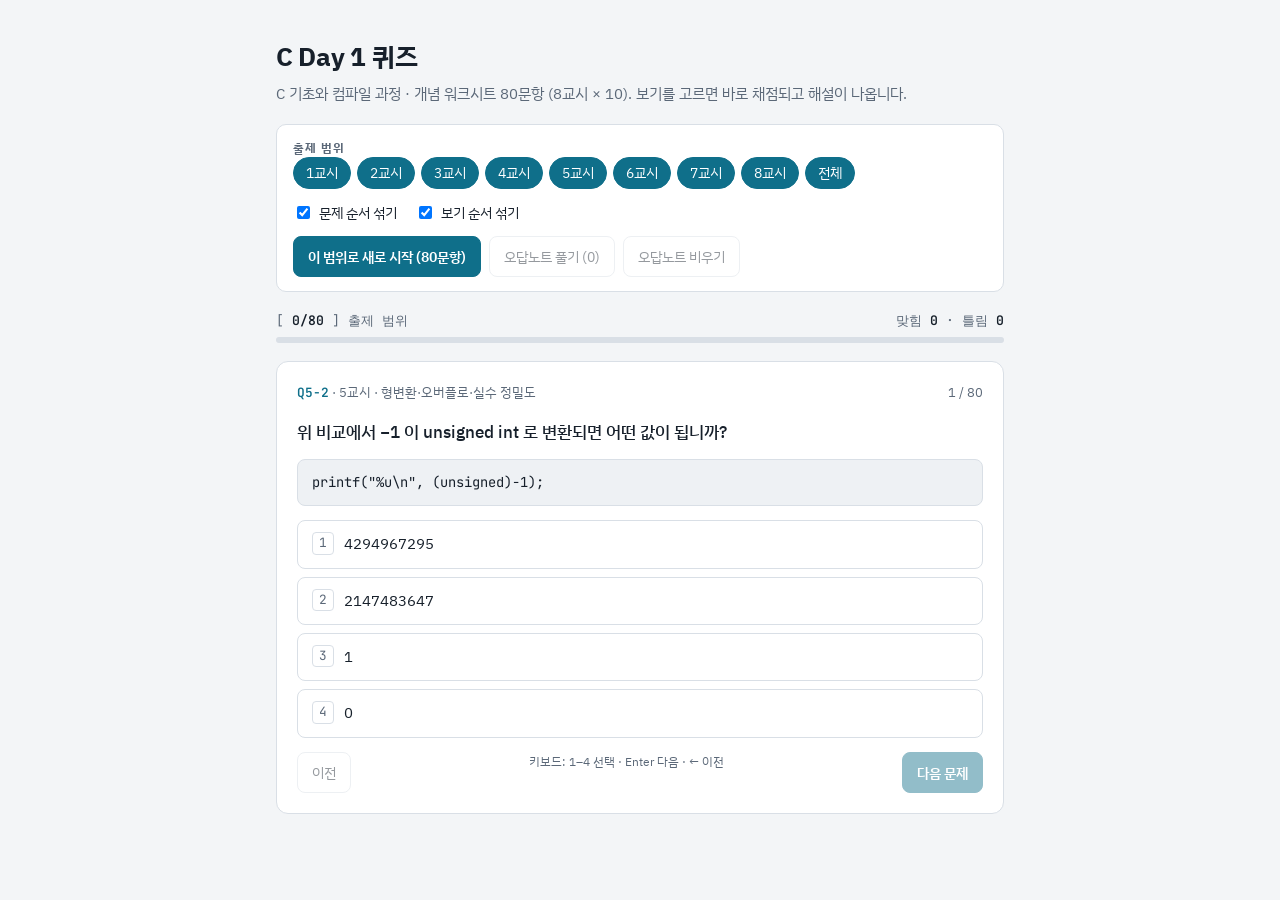
<file: C-day1/quiz.html>
<!DOCTYPE html>
<html lang="ko">
<head>
<meta charset="UTF-8">
<meta name="viewport" content="width=device-width, initial-scale=1.0">
<title>C Day 1 퀴즈</title>
<link rel="preconnect" href="https://fonts.googleapis.com">
<link rel="stylesheet" href="https://fonts.googleapis.com/css2?family=IBM+Plex+Sans+KR:wght@400;500;700&family=JetBrains+Mono:wght@400;600&display=swap">
<style>
/* Layout: one narrow study column — setup strip, a make-style progress line, one question card at a time */
:root{
  --bg:#f3f5f7; --surface:#ffffff; --fg:#17202b; --dim:#5b6878; --line:#d9dfe6;
  --accent:#0f6f8a; --accent-ink:#ffffff; --accent-soft:#e1f0f4;
  --ok:#1d7a3e; --ok-soft:#e3f3e8; --bad:#b4232f; --bad-soft:#fbe7e8; --warn:#9a5b00;
  --code-bg:#eef1f4;
  --f-body:"IBM Plex Sans KR","Apple SD Gothic Neo","Malgun Gothic",system-ui,sans-serif;
  --f-mono:"JetBrains Mono",ui-monospace,"SFMono-Regular",Consolas,monospace;
}
@media (prefers-color-scheme: dark){:root:not([data-theme="light"]){
  --bg:#0e141b; --surface:#151d27; --fg:#dde5ee; --dim:#8d9aab; --line:#263243;
  --accent:#4fb8d4; --accent-ink:#06222b; --accent-soft:#12303a;
  --ok:#58c98a; --ok-soft:#12301f; --bad:#f07a83; --bad-soft:#3a1519; --warn:#e8b04f;
  --code-bg:#0b1118; color-scheme:dark}}
:root[data-theme="dark"]{
  --bg:#0e141b; --surface:#151d27; --fg:#dde5ee; --dim:#8d9aab; --line:#263243;
  --accent:#4fb8d4; --accent-ink:#06222b; --accent-soft:#12303a;
  --ok:#58c98a; --ok-soft:#12301f; --bad:#f07a83; --bad-soft:#3a1519; --warn:#e8b04f;
  --code-bg:#0b1118; color-scheme:dark}
*{box-sizing:border-box}
body{background:var(--bg);color:var(--fg);font-family:var(--f-body);font-size:16px;line-height:1.6}
.wrap{max-width:760px;margin:0 auto;padding-inline:16px;padding-block:28px 64px;display:flex;flex-direction:column;gap:18px}
header h1{font-size:1.65rem;margin:0;text-wrap:balance;letter-spacing:-.01em}
header p{margin:4px 0 0;color:var(--dim);font-size:.92rem}
code,pre,.mono{font-family:var(--f-mono)}
code{background:var(--code-bg);padding:1px 5px;border-radius:4px;font-size:.88em}

.setup{display:flex;flex-direction:column;gap:12px;padding:14px 16px;border:1px solid var(--line);border-radius:10px;background:var(--surface)}
.label{font-size:.72rem;letter-spacing:.08em;text-transform:uppercase;color:var(--dim);font-weight:700}
.chips{display:flex;flex-wrap:wrap;gap:6px}
.chip{border:1px solid var(--line);background:transparent;color:var(--fg);border-radius:999px;padding:4px 12px;font:inherit;font-size:.86rem;cursor:pointer}
.chip[aria-pressed="true"]{background:var(--accent);border-color:var(--accent);color:var(--accent-ink)}
.row{display:flex;flex-wrap:wrap;gap:10px 18px;align-items:center}
.row label{display:flex;gap:6px;align-items:center;font-size:.9rem;cursor:pointer}
.btns{display:flex;flex-wrap:wrap;gap:8px}
.btn{font:inherit;font-size:.9rem;padding:8px 14px;border-radius:8px;border:1px solid var(--line);background:var(--surface);color:var(--fg);cursor:pointer}
.btn.primary{background:var(--accent);border-color:var(--accent);color:var(--accent-ink);font-weight:600}
.btn:disabled{opacity:.45;cursor:not-allowed}
:focus-visible{outline:2px solid var(--accent);outline-offset:2px}

.status{display:flex;flex-direction:column;gap:6px}
.statline{font-family:var(--f-mono);font-size:.82rem;color:var(--dim);display:flex;justify-content:space-between;gap:8px;flex-wrap:wrap;font-variant-numeric:tabular-nums}
.statline b{color:var(--fg);font-weight:600}
.bar{height:6px;border-radius:3px;background:var(--line);overflow:hidden;display:flex}
.bar i{display:block;height:100%}
.bar .g{background:var(--ok)} .bar .r{background:var(--bad)}

.card{background:var(--surface);border:1px solid var(--line);border-radius:12px;padding:20px;display:flex;flex-direction:column;gap:14px;min-width:0}
.qmeta{display:flex;justify-content:space-between;gap:8px;flex-wrap:wrap;font-size:.8rem;color:var(--dim)}
.qmeta .id{font-family:var(--f-mono);color:var(--accent);font-weight:600}
.prompt{font-size:1.06rem;font-weight:500;margin:0}
pre.qc{margin:0;background:var(--code-bg);border:1px solid var(--line);border-radius:8px;padding:12px 14px;overflow-x:auto;font-size:.86rem;line-height:1.55;white-space:pre}
.opts{display:flex;flex-direction:column;gap:8px}
.opt{display:flex;gap:10px;align-items:flex-start;text-align:left;font:inherit;font-size:.95rem;width:100%;padding:11px 14px;border:1px solid var(--line);border-radius:8px;background:transparent;color:var(--fg);cursor:pointer;min-width:0}
.opt .k{font-family:var(--f-mono);font-size:.8rem;color:var(--dim);border:1px solid var(--line);border-radius:4px;padding:0 6px;line-height:1.6;flex:none}
.opt span:last-child{min-width:0;overflow-wrap:anywhere}
.opt:hover:not(:disabled){border-color:var(--accent);background:var(--accent-soft)}
.opt:disabled{cursor:default}
.opt.ok{border-color:var(--ok);background:var(--ok-soft)}
.opt.ok .k{border-color:var(--ok);color:var(--ok)}
.opt.bad{border-color:var(--bad);background:var(--bad-soft)}
.opt.bad .k{border-color:var(--bad);color:var(--bad)}
.fb{border-left:3px solid var(--ok);background:var(--ok-soft);padding:10px 14px;border-radius:0 8px 8px 0;font-size:.92rem}
.fb.bad{border-color:var(--bad);background:var(--bad-soft)}
.fb .v{font-weight:700;margin-right:4px}
.fb .ok-t{color:var(--ok)} .fb .bad-t{color:var(--bad)}
.fb .src{display:block;margin-top:4px;font-size:.8rem;color:var(--dim)}
.nav{display:flex;justify-content:space-between;gap:8px;flex-wrap:wrap}
.hint{font-size:.78rem;color:var(--dim)}

.result h2{margin:0;font-size:1.3rem}
.log{font-family:var(--f-mono);font-size:.85rem;background:var(--code-bg);border:1px solid var(--line);border-radius:8px;padding:12px 14px;overflow-x:auto;white-space:pre;margin:0}
.log .w{color:var(--warn)} .log .e{color:var(--bad)} .log .o{color:var(--ok)}
.tbl{overflow-x:auto}
table{border-collapse:collapse;width:100%;font-size:.88rem;font-variant-numeric:tabular-nums}
th,td{border-bottom:1px solid var(--line);padding:7px 8px;text-align:left;vertical-align:top}
th{font-size:.72rem;letter-spacing:.06em;text-transform:uppercase;color:var(--dim)}
td.n{text-align:right;font-family:var(--f-mono)}
.wrong{display:flex;flex-direction:column;gap:10px}
.witem{border:1px solid var(--line);border-radius:8px;padding:12px 14px;font-size:.9rem;display:flex;flex-direction:column;gap:4px;min-width:0}
.witem .id{font-family:var(--f-mono);color:var(--accent);font-size:.8rem;font-weight:600}
.witem .my{color:var(--bad)} .witem .co{color:var(--ok);font-weight:600}
.witem .ex{color:var(--dim);font-size:.85rem}
.empty{color:var(--dim);font-size:.9rem}
@media (prefers-reduced-motion:no-preference){.opt,.chip,.btn{transition:background-color .12s,border-color .12s}}
</style>
</head>
<body>

<div class="wrap">
  <header>
    <h1>C Day 1 퀴즈</h1>
    <p>C 기초와 컴파일 과정 · 개념 워크시트 80문항 (8교시 × 10). 보기를 고르면 바로 채점되고 해설이 나옵니다.</p>
  </header>

  <section class="setup" aria-label="출제 설정">
    <div>
      <div class="label">출제 범위</div>
      <div class="chips" id="chips"></div>
    </div>
    <div class="row">
      <label><input type="checkbox" id="shufQ" checked> 문제 순서 섞기</label>
      <label><input type="checkbox" id="shufO" checked> 보기 순서 섞기</label>
    </div>
    <div class="btns">
      <button class="btn primary" id="startBtn">이 범위로 새로 시작</button>
      <button class="btn" id="noteBtn">오답노트 풀기</button>
      <button class="btn" id="clearNoteBtn">오답노트 비우기</button>
    </div>
  </section>

  <section class="status" aria-live="polite">
    <div class="statline"><span id="statL"></span><span id="statR"></span></div>
    <div class="bar"><i class="g" id="barG"></i><i class="r" id="barR"></i></div>
  </section>

  <main id="stage"></main>
</div>

<script>
const Q=[{"t":"1교시 · 개발환경과 첫 컴파일","anim":"D1-1 빌드 파이프라인","qs":[{"p":"터미널에서 아래 명령을 실행했습니다. 출력 파일 이름을 지정하는 옵션을 쓰지 않았을 때 gcc 가 만들어 내는 실행파일의 이름은 무엇입니까?","c":"$ gcc hello.c\n$ ls","o":["hello","hello.exe","a.out","main"],"a":2,"w":"-o 옵션이 없으면 gcc 는 관례적으로 a.out 이라는 이름으로 실행파일을 만듭니다. 이름을 정하려면 -o 이름 을 붙입니다.","an":"D1-1 · 링커 단계"},{"p":"hello.c 를 컴파일해서 hello 라는 이름의 실행파일을 만들고 싶습니다. 올바른 명령은 무엇입니까?","c":"","o":["gcc hello.c -o hello","gcc -c hello.c hello","gcc hello.c &gt; hello","gcc --name hello hello.c"],"a":0,"w":"-o 뒤가 출력 파일 이름입니다. -c 는 오브젝트 파일까지만 만들고 멈추는 옵션이고, &gt; 는 셸 리다이렉션이라 gcc 옵션이 아닙니다.","an":"D1-1"},{"p":"main 함수의 return 값을 7 로 바꾸고 아래처럼 실행했습니다. 두 번째 줄 echo 가 출력하는 값은 무엇입니까?","c":"int main(void) {\n    printf(\"센서 초기화 실패\\n\");\n    return 7;\n}\n\n$ ./hello; echo $?","o":["0","7","에러 메시지","아무것도 출력되지 않음"],"a":1,"w":"main 의 반환값은 프로세스의 종료 코드가 되고, 셸 변수 $? 로 직전 프로그램의 종료 코드를 읽을 수 있습니다. 0 은 정상, 0 이 아니면 비정상 종료라는 약속입니다.","an":"1교시 예제 1-2"},{"p":"아래 코드는 #include &lt;stdio.h&gt; 없이 printf 를 호출합니다. -Wall -Wextra 로 컴파일하면 어떤 일이 일어납니까?","c":"int main(void) {\n    printf(\"Hello\\n\");\n    return 0;\n}","o":["아무 문제 없이 컴파일된다","실행할 때 크래시가 난다","implicit declaration 경고 또는 에러가 난다 (C99 이후 에러)","링크 단계에서만 에러가 난다"],"a":2,"w":"헤더는 함수의 원형(선언)을 알려줍니다. 선언이 없으면 컴파일러가 printf 의 인자와 반환 타입을 알 수 없어 암시적 선언 에러를 냅니다.","an":"1교시 예제 1-3 · D1-2"},{"p":"C 의 main 함수를 <code>int main(void)<\/code> 라고 씁니다. 여기서 괄호 안의 void 는 무엇을 뜻합니까?","c":"","o":["반환값이 없다는 뜻","인자를 하나도 받지 않는다는 뜻","main 을 static 으로 만든다는 뜻","생략한 것과 완전히 같다"],"a":1,"w":"매개변수 자리의 void 는 \"인자 없음\"을 명시합니다. 반환형은 앞의 int 이며, main 은 종료 코드를 정수로 돌려줍니다.","an":"1교시"},{"p":"오늘 하루 종일 켜 두기로 한 <code>-Wall<\/code> 옵션은 무슨 역할을 합니까?","c":"$ gcc -Wall -Wextra -o app app.c","o":["최적화를 켠다","자주 하는 실수에 대한 경고를 켠다","모든 경고를 에러로 바꾼다","디버그 정보를 넣는다"],"a":1,"w":"-Wall 은 흔한 실수를 잡는 경고 모음입니다. 경고를 에러로 바꾸는 것은 -Werror, 디버그 정보는 -g, 최적화는 -O2 입니다.","an":"준비 · 옵션 표"},{"p":"printf 의 문자열 안에 있는 <code>\\n<\/code> 은 화면에 어떻게 나타납니까?","c":"printf(\"Hello\\n\");","o":["역슬래시와 n 두 글자가 그대로 출력된다","줄바꿈 문자 하나로 처리된다","탭으로 처리된다","문자열이 거기서 끝난다"],"a":1,"w":"백슬래시로 시작하는 이스케이프 시퀀스는 한 문자입니다. \\n 은 줄바꿈, \\t 는 탭, \\0 은 문자열 끝을 뜻하는 널 문자입니다.","an":"1교시"},{"p":"C 프로젝트에서 소스 파일과 헤더 파일에 붙이는 관례적인 확장자는 무엇입니까?","c":"","o":[".c 와 .h",".cpp 와 .hpp",".c 와 .inc",".cc 와 .h"],"a":0,"w":".cpp .cc 는 C++ 확장자입니다. gcc 는 확장자를 보고 어떤 언어로 컴파일할지 판단하므로 확장자를 정확히 쓰는 것이 중요합니다.","an":"1교시"},{"p":"Day 4 에서 gdb 디버거를 쓰기 위해 아래처럼 컴파일하려고 합니다. -g 옵션은 어떤 목적으로 붙입니까?","c":"$ gcc -g hello.c -o hello","o":["실행 속도를 높이기 위해","디버거가 소스 줄 번호와 변수 이름을 볼 수 있는 정보를 넣기 위해","경고를 끄기 위해","정적 링크를 하기 위해"],"a":1,"w":"-g 가 있어야 gdb 에서 소스 줄 번호와 변수 이름을 보며 추적할 수 있습니다. 릴리스 빌드에서는 보통 뺍니다.","an":"Day 4 예고"},{"p":"수강생이 hello.c 의 문자열을 고친 뒤 컴파일하지 않고 ./hello 만 다시 실행했더니 옛날 문자열이 출력됐습니다. 이 현상을 가장 잘 설명한 것은 무엇입니까?","c":"","o":["파일 저장이 안 된 것이다","C 는 컴파일 언어라서 소스를 고치면 다시 컴파일해야 실행파일이 바뀐다","터미널 캐시 문제다","printf 는 원래 한 번만 바뀐다"],"a":1,"w":"실행파일은 컴파일 시점의 소스를 번역한 결과입니다. 소스를 고쳐도 다시 gcc 를 돌리기 전까지 실행파일은 그대로입니다.","an":"1교시 예제 1-1 · D1-1"}]},{"t":"2교시 · 빌드 과정 해부","anim":"D1-1 빌드 파이프라인","qs":[{"p":"gcc hello.c -o hello 한 줄은 내부적으로 네 단계를 거칩니다. 올바른 순서는 무엇입니까?","c":"","o":["컴파일 → 전처리 → 어셈블 → 링크","전처리 → 컴파일 → 어셈블 → 링크","전처리 → 어셈블 → 컴파일 → 링크","링크 → 컴파일 → 어셈블 → 전처리"],"a":1,"w":"전처리기가 #include/#define 을 풀고, 컴파일러가 C 를 어셈블리로, 어셈블러가 어셈블리를 기계어로 바꾸고, 링커가 오브젝트와 라이브러리를 합칩니다.","an":"D1-1 · 4단계"},{"p":"#include 와 #define 만 처리한 결과(전처리 결과)를 파일로 보고 싶습니다. 어떤 옵션을 써야 합니까?","c":"$ gcc ____ hello.c -o hello.i","o":["-S","-E","-c","-P"],"a":1,"w":"-E 는 전처리까지만 하고 멈춥니다. -S 는 어셈블리까지, -c 는 오브젝트 파일까지입니다.","an":"D1-1 · 전처리기"},{"p":"아래 명령을 실행하면 어떤 파일이 만들어집니까?","c":"$ gcc -S hello.c","o":["hello.i (전처리 결과)","hello.s (어셈블리)","hello.o (오브젝트)","hello (실행파일)"],"a":1,"w":"-S 는 컴파일 단계에서 멈춰 어셈블리 파일 .s 를 만듭니다. .i 는 전처리, .o 는 어셈블 결과입니다.","an":"D1-1 · 컴파일러"},{"p":"6줄짜리 hello.c 를 전처리했더니 hello.i 가 800줄이 넘었습니다. 이렇게 길어진 이유는 무엇입니까?","c":"$ wc -l hello.c hello.i\n   6 hello.c\n 815 hello.i","o":["최적화 코드가 추가돼서","#include &lt;stdio.h&gt; 가 헤더 파일 내용을 그 자리에 통째로 붙여넣기 때문","주석이 자동으로 생성돼서","에러 메시지가 들어가서"],"a":1,"w":"#include 는 지정한 파일을 그 위치에 복사해 넣으라는 지시입니다. stdio.h 가 다시 포함하는 헤더들까지 전부 들어옵니다.","an":"D1-1 · hello.i"},{"p":"오브젝트 파일에 nm 을 실행했더니 아래처럼 나왔습니다. puts 앞의 U 는 무엇을 뜻합니까?","c":"$ nm hello.o\n                 U puts\n0000000000000000 T main","o":["puts 가 이 파일에서 정의됨","puts 가 아직 해결되지 않음(undefined) — 링커가 채워야 함","puts 가 삭제됨","puts 가 유니코드 함수임"],"a":1,"w":"오브젝트 파일은 다른 파일이나 라이브러리에 있는 함수의 주소를 아직 모릅니다. U(undefined) 심볼은 링크 단계에서 해결됩니다. T 는 이 파일에 코드가 있다는 뜻입니다.","an":"D1-1 · hello.o"},{"p":"hello.s 를 열어 보니 우리가 쓴 printf 대신 puts 를 호출하고 있었습니다. 컴파일러가 이렇게 바꾼 이유는 무엇입니까?","c":"printf(\"Hello, C!\\n\");      ← 소스\n\ncall    puts@PLT             ← hello.s","o":["컴파일러 버그","서식 지정자가 없고 줄바꿈으로 끝나는 출력은 더 단순한 puts 로 최적화하기 때문","puts 가 C 표준이라서","printf 가 더 이상 지원되지 않아서"],"a":1,"w":"서식(%d 등)이 없는 단순 문자열 출력은 puts 가 더 빠릅니다. 컴파일러가 코드를 \"그대로\" 번역하지 않는다는 첫 번째 예입니다.","an":"D1-1 · hello.s"},{"p":"링크 단계에서 합쳐지는 입력은 무엇입니까?","c":"","o":["헤더 파일(.h)","오브젝트 파일들(.o)과 라이브러리(libc 등)","소스 파일(.c)","전처리 결과(.i)"],"a":1,"w":"링커의 입력은 .o 와 .a/.so 입니다. 헤더는 이미 전처리 단계에서 소비되어 링커는 헤더를 보지 않습니다.","an":"D1-1 · 링커 + libc"},{"p":"아래 코드는 read_sensor 를 선언만 하고 본문을 쓰지 않았습니다. gcc -c 는 성공했지만 링크에서 에러가 났습니다. 이 에러는 어느 단계의 에러입니까?","c":"int read_sensor(void);      // 선언만\nint main(void) {\n    printf(\"%d\\n\", read_sensor());\n}\n\n$ gcc link_err.o -o link_err\nundefined reference to `read_sensor'","o":["전처리","컴파일","링크","실행"],"a":2,"w":"선언이 있으니 컴파일러는 만족합니다. 정의(본문)를 어느 오브젝트 파일에서도 찾지 못했을 때 링커가 undefined reference 를 냅니다. 함수 이름 오타, .c 파일 누락, -lm 누락이 단골 원인입니다.","an":"2교시 예제 2-4"},{"p":"같은 hello.c 를 -O0 과 -O2 로 어셈블리를 만들어 비교했더니 -O2 쪽이 더 짧았습니다. 짧아진 이유는 무엇입니까?","c":"$ gcc -S -O0 hello.c -o o0.s\n$ gcc -S -O2 hello.c -o o2.s\n$ wc -l o0.s o2.s\n  45 o0.s\n  42 o2.s","o":["주석을 제거해서","불필요한 프레임 설정·저장 명령을 최적화로 없애서","문자열을 압축해서","오류로 일부가 빠져서"],"a":1,"w":"-O0 는 디버깅하기 쉽게 그대로 번역하고, -O2 는 프레임 포인터 생략·tail call 등으로 명령을 줄입니다. 임베디드 릴리스는 -O2 또는 크기 우선 -Os 를 씁니다.","an":"2교시 예제 2-5"},{"p":"아래 명령은 무엇을 보여줍니까?","c":"$ objdump -d hello.o","o":["원본 소스 코드","전처리 결과","오브젝트 안의 기계어를 어셈블리로 다시 풀어 쓴 것(디스어셈블)","링크 맵"],"a":2,"w":"objdump -d 는 오브젝트 파일의 바이트를 사람이 읽을 수 있는 어셈블리로 역변환합니다. 아직 채워지지 않은 호출 주소(00 00 00 00)를 직접 볼 수 있습니다.","an":"D1-1 · hello.o"}]},{"t":"3교시 · 헤더/소스 분리와 Makefile","anim":"D1-2 헤더 가드","qs":[{"p":"프로젝트를 sensor.h / sensor.c / main.c 로 나눌 때, 헤더 파일 sensor.h 에 넣기 알맞은 것은 무엇입니까?","c":"","o":["함수의 본문","함수 선언(원형), 구조체·typedef 정의, 매크로","main 함수","전역 변수의 정의"],"a":1,"w":"헤더는 \"무엇이 있는지\"를 알리는 곳입니다. 실제 본문(정의)은 .c 에 두어야 여러 파일이 같은 헤더를 포함해도 중복 정의가 생기지 않습니다.","an":"3교시 예제 3-1"},{"p":"main.c 가 a.h 와 b.h 를 포함하고, 두 헤더가 모두 common.h 를 포함합니다. common.h 에 아래 내용이 있고 헤더 가드가 없을 때 에러가 나는 줄은 어느 것입니까?","c":"// common.h (가드 없음)\ntypedef struct { int x, y; } Point;\nint add(int a, int b);","o":["int add 선언이 두 번 나와서","typedef struct 정의가 두 번 나와서","두 줄 모두","아무 에러도 나지 않는다"],"a":1,"w":"함수 선언은 반복해도 되지만 타입·구조체 정의는 한 번만 허용됩니다. 두 번째 include 에서 redefinition 에러가 납니다.","an":"D1-2 · 가드 없음"},{"p":"위 문제의 에러를 막기 위해 common.h 에 넣는 헤더 가드의 올바른 형태는 무엇입니까?","c":"","o":["#if COMMON_H … #endif","#ifndef COMMON_H / #define COMMON_H / … / #endif","#include once","#guard COMMON_H"],"a":1,"w":"매크로가 아직 정의되지 않았으면 정의하고 본문을 포함하고, 이미 정의돼 있으면 본문을 통째로 건너뜁니다. 가드 이름은 파일명_H 대문자가 관례입니다.","an":"D1-2 · 가드 있음"},{"p":"아래 두 include 문의 차이는 무엇입니까?","c":"#include \"sensor.h\"\n#include &lt;stdio.h&gt;","o":["차이가 없다","따옴표는 현재 디렉터리를 먼저 찾고, 꺾쇠는 시스템 경로만 찾는다","꺾쇠가 더 빠르다","따옴표는 C++ 전용이다"],"a":1,"w":"내가 만든 헤더는 따옴표, 표준·시스템 헤더는 꺾쇠를 씁니다.","an":"3교시 예제 3-1"},{"p":"아래 Makefile 을 실행했더니 \"missing separator\" 에러가 났습니다. 가장 가능성이 높은 원인은 무엇입니까?","c":"app: main.o sensor.o\n    gcc -o app main.o sensor.o     ← 이 줄에서 에러","o":["gcc 오타","명령 줄 앞이 탭이 아니라 공백 4칸","타깃 이름이 틀림","세미콜론이 빠짐"],"a":1,"w":"Makefile 규칙의 명령 줄은 반드시 탭 문자로 시작해야 합니다. 에디터가 탭을 공백으로 바꾸도록 설정돼 있으면 이 에러가 납니다.","an":"3교시 예제 3-3"},{"p":"Makefile 규칙 <code>app: main.o sensor.o<\/code> 에서 콜론 뒤에 나열된 main.o sensor.o 는 무엇을 뜻합니까?","c":"","o":["app 이 만들어 내는 파일","app 을 만드는 데 필요한 의존 파일","실행할 명령","변수 목록"],"a":1,"w":"\"타깃: 의존파일\" 형식입니다. 의존 파일 중 하나라도 타깃보다 새로우면 그 아래 명령을 다시 실행합니다.","an":"3교시 예제 3-3"},{"p":"make 를 한 번 실행한 뒤 아무 파일도 고치지 않고 make 를 다시 실행했습니다. 무슨 일이 일어납니까?","c":"$ make\ngcc -Wall -Wextra -O2 -c main.c\ngcc -Wall -Wextra -O2 -c sensor.c\ngcc -Wall -Wextra -O2 -o app main.o sensor.o\n$ make\n?","o":["전부 다시 컴파일한다","\"app is up to date\" 라고 하고 아무것도 하지 않는다","에러가 난다","clean 이 실행된다"],"a":1,"w":"make 는 파일의 수정 시각을 비교해 필요한 것만 다시 만듭니다. 바뀐 파일이 없으면 할 일이 없습니다.","an":"3교시 예제 3-3"},{"p":"아래 Makefile 에서 sensor.h 만 수정하고 make 를 실행하면 어떤 파일이 다시 컴파일됩니까?","c":"main.o: main.c sensor.h\n\tgcc -c main.c\nsensor.o: sensor.c sensor.h\n\tgcc -c sensor.c","o":["main.o 만","sensor.o 만","main.o 와 sensor.o 둘 다","아무것도 다시 컴파일되지 않는다"],"a":2,"w":"두 규칙 모두 sensor.h 를 의존성에 적어 두었으므로 둘 다 다시 만듭니다. 헤더를 의존성에 적지 않으면 오래된 .o 가 그대로 링크되어 \"분명 고쳤는데 안 바뀌는\" 버그가 됩니다.","an":"3교시 예제 3-3"},{"p":"Makefile 안의 <code>$(CC) $(CFLAGS) -c main.c<\/code> 에서 <code>$(CC)<\/code> 는 무엇입니까?","c":"CC     = gcc\nCFLAGS = -Wall -Wextra -O2","o":["명령을 실행하라는 뜻","Makefile 변수 CC 의 값(gcc)으로 치환된다","쉘 환경 변수","주석"],"a":1,"w":"Makefile 변수는 $(이름) 으로 참조합니다. 컴파일러나 옵션을 한 곳에서 바꿀 수 있게 해 줍니다.","an":"3교시 예제 3-3"},{"p":"main.c 에 아래 줄을 넣고 -Wall 로 컴파일하면 어떤 경고가 나옵니까?","c":"int unused = 1;   // 어디서도 쓰지 않음","o":["syntax error","warning: unused variable 'unused'","undefined reference","경고 없음"],"a":1,"w":"-Wall 은 선언만 하고 쓰지 않은 변수를 경고합니다. 파일:줄:열 — 경고 내용 — [옵션 이름] 형식을 읽는 연습을 하세요.","an":"3교시 예제 3-4"}]},{"t":"4교시 · 자료형과 메모리 표현","anim":"D1-3 메모리 바이트 뷰어 / D1-4 2의 보수 다이얼","qs":[{"p":"x86-64 Linux 에서 아래 두 값은 각각 얼마입니까?","c":"printf(\"%zu %zu\\n\", sizeof(int), sizeof(long));","o":["4 4","4 8","8 8","2 4"],"a":1,"w":"64비트 Linux 에서 int 는 4바이트, long 은 8바이트입니다. Windows 에서는 long 도 4라서 플랫폼마다 다릅니다.","an":"4교시 예제 4-1"},{"p":"임베디드 코드에서 int, long 대신 <code>uint8_t<\/code>, <code>int32_t<\/code> 같은 stdint.h 타입을 쓰는 가장 큰 이유는 무엇입니까?","c":"#include &lt;stdint.h&gt;\nuint16_t distance_mm;   // 0~4000\nint8_t   temp_c;        // -40~125","o":["연산이 더 빠르다","플랫폼과 무관하게 크기가 고정된다","이름이 짧다","부동소수점을 지원한다"],"a":1,"w":"레지스터·통신 프로토콜은 비트 폭이 정해져 있습니다. int 의 크기가 CPU 마다 다르면 프레임 구조가 깨지므로 고정폭 타입이 필요합니다.","an":"D1-3 · 자료형 선택"},{"p":"아래 코드를 실행한 뒤 a 의 값은 얼마입니까?","c":"uint8_t a = 250;\na += 10;","o":["260","4","255","컴파일 에러"],"a":1,"w":"8비트는 0~255 만 담습니다. 260 은 256 을 넘어가므로 260 − 256 = 4 로 감깁니다(wrap-around).","an":"D1-3 · 300 → uint8_t"},{"p":"아래 코드를 실행한 뒤 b 의 값은 (대부분의 환경에서) 얼마입니까?","c":"int8_t b = 127;\nb++;","o":["128","-128","0","127 그대로"],"a":1,"w":"01111111 + 1 = 10000000 이고, 이 비트를 signed 로 읽으면 −128 입니다. 엄밀히는 signed 오버플로가 정의되지 않은 동작이라 실제 코드에서 의존하면 안 됩니다.","an":"D1-4 · 127 → 128"},{"p":"8비트 값 11111111 을 unsigned char 로 읽으면 255 입니다. 같은 비트를 signed char(2의 보수)로 읽으면 얼마입니까?","c":"","o":["255","-1","-127","127"],"a":1,"w":"2의 보수에서 최상위 비트가 1이면 값은 (unsigned 값 − 256) 입니다. 255 − 256 = −1.","an":"D1-4 · 슬라이더 255"},{"p":"아래 코드에서 c 에 저장되는 값은 얼마입니까?","c":"int x = 300;            // 0x0000012C\nunsigned char c = x;","o":["300","44","255","0"],"a":1,"w":"300 = 0x12C 입니다. 1바이트에는 하위 바이트 0x2C 만 남고, 0x2C = 44 입니다.","an":"D1-3"},{"p":"\"리틀 엔디안\"이란 무엇을 뜻합니까?","c":"","o":["큰 자리 숫자부터 저장한다","가장 낮은 주소에 가장 낮은 바이트(LSB)를 저장한다","비트 순서를 거꾸로 저장한다","음수를 표현하는 방법이다"],"a":1,"w":"x86 과 ARM 의 기본 방식입니다. 그래서 메모리 덤프에서 숫자가 뒤집혀 보이고, 네트워크 바이트 순서(빅 엔디안)와 반대라 통신 코드에서 항상 확인해야 합니다.","an":"D1-3 · 엔디안 토글"},{"p":"리틀 엔디안 CPU 에서 아래 코드의 출력은 무엇입니까?","c":"int v = 0x11223344;\nunsigned char *p = (unsigned char *)&amp;v;\nprintf(\"%02X %02X %02X %02X\\n\", p[0], p[1], p[2], p[3]);","o":["11 22 33 44","44 33 22 11","22 11 44 33","33 44 11 22"],"a":1,"w":"낮은 주소 p[0] 부터 가장 낮은 바이트 0x44 가 옵니다.","an":"4교시 예제 4-2"},{"p":"signed char 가 표현할 수 있는 값의 범위는 무엇입니까?","c":"","o":["0 ~ 255","-128 ~ 127","-127 ~ 127","-256 ~ 255"],"a":1,"w":"8비트 2의 보수는 음수 128개, 0, 양수 127개로 총 256가지를 표현합니다. 그래서 −128 은 있지만 +128 은 없습니다.","an":"D1-4"},{"p":"x86-64 에서 <code>sizeof(int *)<\/code> 가 8 인 이유는 무엇입니까?","c":"","o":["int 가 8바이트라서","64비트 주소를 담아야 해서","포인터는 언제나 8바이트라서","컴파일러 버그"],"a":1,"w":"포인터의 크기는 가리키는 타입이 아니라 주소의 폭에 따릅니다. 32비트 MCU(ESP32)에서는 4바이트입니다.","an":"Day 2 예고"}]},{"t":"5교시 · 형변환·오버플로·실수 정밀도","anim":"D1-5 정수 승격 함정","qs":[{"p":"아래 코드의 출력은 무엇입니까?","c":"printf(\"%d\\n\", -1 &lt; 1u);","o":["1 (참)","0 (거짓)","컴파일 에러","정의되지 않음"],"a":1,"w":"int 와 unsigned int 를 비교하면 int 쪽이 unsigned 로 변환됩니다. −1 이 4294967295 가 되어 1 보다 커집니다.","an":"D1-5 · -1 &lt; 1u"},{"p":"위 비교에서 −1 이 unsigned int 로 변환되면 어떤 값이 됩니까?","c":"printf(\"%u\\n\", (unsigned)-1);","o":["1","0","4294967295","2147483647"],"a":2,"w":"−1 의 비트 패턴 0xFFFFFFFF 를 부호 없는 32비트로 읽은 값입니다.","an":"D1-5 · 4294967295"},{"p":"아래 비교가 거짓(0)이 되는 이유는 무엇입니까?","c":"printf(\"%d\\n\", -1 &lt; sizeof(int));   // 0","o":["sizeof(int) 가 0 이라서","sizeof 의 결과 타입이 size_t(unsigned)라서 −1 이 거대한 양수로 변환되기 때문","int 가 8바이트라서","컴파일러 버그"],"a":1,"w":"size_t 는 unsigned long 입니다. 배열 길이와 음수 인덱스를 비교하는 코드가 이 함정에 자주 빠지며, -Wsign-compare 경고로 잡힙니다.","an":"D1-5 · sizeof"},{"p":"아래 비교가 거짓인 이유는 무엇입니까?","c":"double a = 0.1 + 0.2;\nprintf(\"%d\\n\", a == 0.3);      // 0\nprintf(\"%.20f\\n\", a);          // 0.30000000000000004441","o":["덧셈 버그","이진 부동소수점이 0.1 을 정확히 표현하지 못하기 때문","== 는 실수에 쓸 수 없어서","0.3 이 상수가 아니라서"],"a":1,"w":"실수는 fabs(a − b) &lt; 아주 작은 값 처럼 오차 범위로 비교해야 합니다.","an":"5교시 예제 5-4"},{"p":"아래 식의 값은 얼마입니까?","c":"7 / 2","o":["3.5","3","4","3.0"],"a":1,"w":"정수끼리 나누면 소수점을 버리는 정수 나눗셈입니다. 3.5 를 얻으려면 7 / 2.0 처럼 한쪽을 실수로 만들어야 합니다.","an":"5교시 예제 5-3"},{"p":"섭씨를 화씨로 바꾸는 아래 코드에서 f 의 값은 얼마입니까?","c":"int c = 26;\ndouble f = c * 9 / 5 + 32;","o":["78.8","78.0","79.0","78.4"],"a":1,"w":"왼쪽부터 정수로 계산됩니다. c*9 = 234, 234/5 = 46(정수 나눗셈), 46+32 = 78. double 변수에 넣어도 이미 잘린 뒤입니다.","an":"5교시 예제 5-3"},{"p":"위 코드의 정수 나눗셈 문제를 고치는 가장 간단한 방법은 무엇입니까?","c":"","o":["double 을 float 로 바꾼다","c * 9.0 / 5 + 32 로 쓴다","(double)(c * 9 / 5) + 32 로 쓴다","c / 5 * 9 로 순서를 바꾼다"],"a":1,"w":"피연산자 하나만 실수여도 그 연산부터 실수로 계산됩니다. ③은 이미 잘린 정수를 뒤늦게 변환하므로 틀립니다.","an":"5교시 예제 5-3"},{"p":"아래 식 <code>c + 1<\/code> 의 타입은 무엇입니까?","c":"char c = 'A';\nprintf(\"%zu\\n\", sizeof(c + 1));","o":["char (1)","int (4)","short (2)","unsigned char (1)"],"a":1,"w":"int 보다 작은 정수형은 연산에 들어가는 순간 int 로 정수 승격됩니다. 그래서 sizeof(c + 1) 은 4 입니다.","an":"5교시 예제 5-2"},{"p":"아래 캐스팅의 결과는 얼마입니까?","c":"(int)3.99","o":["4","3","3.99","컴파일 에러"],"a":1,"w":"실수를 정수로 캐스팅하면 소수부를 버립니다(반올림이 아님). 반올림이 필요하면 round() 를 씁니다.","an":"5교시 예제 5-4"},{"p":"signed 와 unsigned 를 섞어 비교할 때 컴파일러가 경고해 주게 하려면 어떤 옵션이 필요합니까?","c":"","o":["-O2","-Wsign-compare (또는 이를 포함하는 -Wextra)","-g","-std=c99"],"a":1,"w":"-Wall -Wextra 를 켜면 오늘 본 함정 대부분이 경고로 잡힙니다. 경고를 읽는 습관이 가장 싼 디버깅입니다.","an":"D1-5"}]},{"t":"6교시 · 연산자와 제어문","anim":"D1-6 switch fall-through","qs":[{"p":"switch 문에서 case 끝에 break 를 쓰지 않으면 어떻게 됩니까?","c":"","o":["컴파일 에러가 난다","그 case 만 실행되고 switch 를 빠져나온다","다음 case 의 코드까지 이어서 실행된다(fall-through)","default 로 점프한다"],"a":2,"w":"case 는 블록이 아니라 점프 목적지입니다. break 라는 벽을 만날 때까지 아래로 계속 실행됩니다.","an":"D1-6"},{"p":"아래 코드의 출력은 무엇입니까?","c":"int n = 2;\nswitch (n) {\n    case 1:  printf(\"one \");\n    case 2:  printf(\"two \");\n    case 3:  printf(\"three \"); break;\n    case 4:  printf(\"four \");\n    default: printf(\"other \");\n}","o":["two","two three","three","two three four other"],"a":1,"w":"case 2 로 진입한 뒤 break 가 없어 case 3 까지 실행되고, 거기서 break 를 만나 멈춥니다.","an":"D1-6 · n=2 실행"},{"p":"아래 if 문의 문제는 무엇입니까?","c":"int x = 0;\nif (x = 5) printf(\"A\\n\");","o":["문법 에러","대입이라 x 가 5 가 되고 조건은 항상 참이 된다","x 가 0 이 된다","비교가 되지 않아 아무것도 출력되지 않는다"],"a":1,"w":"= 는 대입, == 가 비교입니다. -Wall 이 \"suggest parentheses around assignment\" 경고를 냅니다. 상수를 왼쪽에 쓰는 습관(5 == x)이면 실수가 컴파일 에러가 됩니다.","an":"6교시 예제 6-1"},{"p":"a = 2, b = 4 일 때 아래 두 식의 값은 각각 무엇입니까?","c":"a &amp; b     // ?\na &amp;&amp; b    // ?","o":["둘 다 1","&amp; 는 0, &amp;&amp; 는 1","둘 다 0","&amp; 는 6, &amp;&amp; 는 1"],"a":1,"w":"&amp; 는 비트 AND 입니다. 010 &amp; 100 = 000 이라 0. &amp;&amp; 는 논리 AND 라 둘 다 0 이 아니므로 1.","an":"6교시 예제 6-1"},{"p":"아래 식의 값은 얼마입니까?","c":"1 &lt;&lt; 3 + 1","o":["9","16","7","4"],"a":1,"w":"+ 가 &lt;&lt; 보다 우선순위가 높아 1 &lt;&lt; 4 = 16 이 됩니다. 시프트 식에는 항상 괄호를 붙이세요: (1 &lt;&lt; 3) + 1 = 9.","an":"6교시 예제 6-1"},{"p":"아래 조건이 참이면 x 는 어떤 수입니까?","c":"if (x % 2 == 0)","o":["홀수","짝수","0 만","음수"],"a":1,"w":"% 는 나머지 연산자입니다. 2 로 나눈 나머지가 0 이면 짝수입니다.","an":"6교시"},{"p":"메뉴 입력처럼 \"일단 한 번은 실행하고 조건을 검사\"하는 반복이 필요합니다. 어떤 반복문이 알맞습니까?","c":"____ {\n    printf(\"1) 측정  2) 저장  0) 종료 &gt; \");\n    scanf(\"%d\", &amp;sel);\n} while (sel != 0);","o":["for","while","do-while","switch"],"a":2,"w":"do-while 은 본문을 먼저 실행한 뒤 조건을 검사하므로 최소 한 번은 실행됩니다.","an":"6교시 빈칸 6-1"},{"p":"이중 for 루프 안쪽에서 break 를 만나면 어떻게 됩니까?","c":"for (i = 0; i &lt; 3; i++)\n    for (j = 0; j &lt; 3; j++)\n        if (j == 1) break;","o":["두 루프를 모두 빠져나온다","안쪽 j 루프 하나만 빠져나오고 i 루프는 계속된다","현재 반복만 건너뛴다","함수가 종료된다"],"a":1,"w":"break 는 가장 가까운 루프(또는 switch) 하나만 빠져나옵니다. 전체 탈출은 플래그 변수나 return 을 씁니다.","an":"6교시"},{"p":"반복문 안에서 continue 를 만나면 어떻게 됩니까?","c":"for (n = 2; n &lt;= 100; n++) {\n    if (!is_prime(n)) continue;\n    printf(\"%d \", n);\n}","o":["루프를 종료한다","이번 반복의 나머지(printf)를 건너뛰고 다음 반복으로 간다","조건을 다시 설정한다","switch 를 빠져나온다"],"a":1,"w":"for 에서는 증감식(n++)으로 바로 갑니다. 소수가 아니면 출력을 건너뛰는 용도입니다.","an":"6교시 예제 6-4"},{"p":"소수 판별에서 나눗셈 검사를 <code>i * i &lt;= n<\/code> 까지만 해도 되는 이유는 무엇입니까?","c":"for (int i = 2; i * i &lt;= n; i++)\n    if (n % i == 0) return 0;","o":["속도와 무관하게 C 규칙이라서","n 의 약수는 √n 을 기준으로 짝을 이루므로 그 범위에 약수가 없으면 소수이기 때문","i 가 int 라서","n 이 100 이하라서"],"a":1,"w":"n = a × b 이면 둘 중 하나는 반드시 √n 이하입니다. 그 범위에 약수가 없으면 더 볼 필요가 없습니다.","an":"6교시 예제 6-4"}]},{"t":"7교시 · 함수와 스코프","anim":"D1-7 스택 프레임","qs":[{"p":"아래 코드에서 inc(a) 를 호출한 뒤 main 의 a 는 얼마입니까?","c":"void inc(int x) { x++; }\n\nint main(void) {\n    int a = 5;\n    inc(a);\n    printf(\"%d\\n\", a);\n}","o":["6","5","0","컴파일 에러"],"a":1,"w":"C 는 값 전달(call by value)입니다. inc 안의 x 는 복사본이라 원본 a 는 바뀌지 않습니다. 원본을 바꾸려면 주소를 넘겨야 합니다(Day 2 포인터).","an":"7교시 예제 7-1"},{"p":"함수 원형(prototype)을 파일 위쪽에 미리 선언하는 이유는 무엇입니까?","c":"int fact(int n);         // 원형\n\nint main(void) { return fact(3); }\n\nint fact(int n) { ... }  // 정의는 아래에","o":["실행 속도 때문","호출 지점보다 뒤에 정의된 함수도 컴파일러가 인자·반환 타입을 알 수 있게 하기 위해","링크를 생략하기 위해","스택을 절약하기 위해"],"a":1,"w":"컴파일러는 위에서 아래로 읽습니다. 원형이 없으면 호출 시점에 타입을 검사할 수 없습니다.","an":"D1-2 · 선언 vs 정의"},{"p":"아래 재귀 함수에서 fact(3) 을 호출할 때, 동시에 스택에 존재하는 fact 프레임의 최대 개수는 몇 개입니까?","c":"int fact(int n) {\n    if (n &lt;= 1) return 1;\n    return n * fact(n - 1);\n}","o":["1","3","6","9"],"a":1,"w":"fact(3) → fact(2) → fact(1) 세 프레임이 쌓였다가 위에서부터 사라집니다.","an":"D1-7 · 프레임 3개"},{"p":"재귀 호출에서 스택 프레임이 사라지는(반환되는) 순서는 무엇입니까?","c":"","o":["먼저 호출된 것부터","가장 나중에 호출된 것(맨 위)부터","무작위","모두 동시에"],"a":1,"w":"스택은 LIFO 입니다. fact(1) 이 먼저 반환되고 값이 아래 프레임으로 전달됩니다.","an":"D1-7 · pop 순서"},{"p":"아래 함수 안의 static 변수 c 는 어떻게 동작합니까?","c":"int counter(void) {\n    static int c = 0;\n    return ++c;\n}","o":["호출할 때마다 0 으로 초기화된다","프로그램 시작 시 한 번만 초기화되고 호출 사이에 값이 유지된다","전역 변수와 완전히 같다","스택에 저장된다"],"a":1,"w":"static 지역 변수는 데이터 영역에 살며, 함수 밖에서는 보이지 않습니다. 호출 횟수 카운터나 이동평균 버퍼에 씁니다.","an":"D1-7 · 데이터 영역"},{"p":"파일 범위(함수 밖)에 쓴 아래 static 은 무엇을 뜻합니까?","c":"static int helper(void) { ... }","o":["값이 유지된다","이 함수가 이 파일 밖에서는 보이지 않는다(내부 연결)","상수 함수다","인라인 함수다"],"a":1,"w":"같은 static 이지만 함수나 전역 변수에 붙으면 \"이 파일 전용\"이라는 뜻입니다. 다른 .c 와 이름이 겹쳐도 충돌하지 않습니다.","an":"7교시 예제 7-3"},{"p":"아래 코드에서 세 번의 next_id() 호출 순서는 어떻게 정해집니까?","c":"int next_id(void) { static int id = 0; return ++id; }\n\nprintf(\"%d %d %d\\n\", next_id(), next_id(), next_id());","o":["항상 왼쪽부터","항상 오른쪽부터","C 표준이 정하지 않는다(컴파일러마다 다름)","동시에 평가된다"],"a":2,"w":"인자 평가 순서는 미지정입니다. gcc 는 보통 오른쪽부터 평가해 \"3 2 1\" 을 출력합니다. 부수효과가 있는 호출을 한 식에 여러 번 넣지 마세요.","an":"7교시 예제 7-4"},{"p":"아래처럼 매우 깊은 재귀를 호출하면 어떤 위험이 있습니까?","c":"depth(10000000);   // 천만 번 재귀","o":["위험 없음","프레임이 스택 한계를 넘어 세그폴트(스택 오버플로)가 난다","컴파일 에러","너무 빨라서 문제"],"a":1,"w":"프레임마다 스택 메모리를 씁니다. PC 는 8MB 정도지만 ESP32 태스크 스택은 수 KB 라 임베디드에서 더 위험합니다.","an":"7교시 예제 7-5"},{"p":"함수 안에서 선언한 지역 변수는 어디에 저장됩니까?","c":"int fact(int n) {\n    int r = n * fact(n - 1);   // r 은 어디에?\n    return r;\n}","o":["데이터 영역","힙","그 호출의 스택 프레임 안","레지스터에만"],"a":2,"w":"함수가 호출될 때 프레임과 함께 생기고, 반환되면 프레임과 함께 사라집니다.","an":"D1-7"},{"p":"반환값이 없는 함수의 반환형은 무엇으로 씁니까?","c":"____ print_reading(Reading r) {\n    printf(...);\n}","o":["null","void","int 0","생략한다"],"a":1,"w":"void 함수는 값 없이 return; 만 쓸 수 있습니다. 참고로 main 은 종료 코드를 위해 int 를 반환해야 합니다.","an":"7교시"}]},{"t":"8교시 · 종합 (숫자 야구 설계)","anim":"D1-8 숫자 야구 흐름","qs":[{"p":"난수 시드를 설정하는 아래 호출은 프로그램에서 몇 번 해야 합니까?","c":"srand((unsigned)time(NULL));","o":["난수를 뽑을 때마다","프로그램 시작 시 한 번","매 턴마다","호출하지 않아도 된다"],"a":1,"w":"같은 초 안에서 여러 번 부르면 시드가 같아져 같은 난수가 나옵니다. main 첫머리에서 한 번만 호출합니다.","an":"D1-8 · gen_answer"},{"p":"아래 식이 만들어 내는 값의 범위는 무엇입니까?","c":"rand() % 10","o":["1 ~ 10","0 ~ 9","0 ~ 10","1 ~ 9"],"a":1,"w":"나머지는 0 부터 9 까지입니다. 1~9 가 필요하면 rand() % 9 + 1 로 씁니다.","an":"8교시"},{"p":"정답 세 자리 숫자를 담기에 가장 알맞은 변수 선언은 무엇입니까?","c":"","o":["int a, b, c;","int ans[3];","char *ans;","double ans;"],"a":1,"w":"같은 성격의 값 여러 개는 배열로 두면 판정에서 for 로 돌릴 수 있습니다.","an":"D1-8"},{"p":"입력 검증 함수 is_valid() 가 확인할 항목이 아닌 것은 무엇입니까?","c":"int is_valid(const int g[3]);","o":["각 값이 0~9 인지","세 값이 서로 다른지","정답과 같은지","(모두 확인해야 한다)"],"a":2,"w":"정답과 비교하는 것은 judge() 의 일입니다. 함수 하나는 한 가지 책임만 갖도록 나눕니다.","an":"D1-8 · is_valid"},{"p":"아래 judge() 뼈대에서 strike 로 세어야 하는 조건은 무엇입니까?","c":"for (int i = 0; i &lt; 3; i++)\n    for (int j = 0; j &lt; 3; j++)\n        if (ans[i] == g[j]) {\n            if (____) strike++;\n            else      ball++;\n        }","o":["ans[i] != g[j]","i == j (자리까지 같음)","i != j","ans[i] &gt; g[j]"],"a":1,"w":"숫자가 같고 자리(i == j)까지 같으면 strike, 숫자만 같고 자리가 다르면 ball 입니다.","an":"D1-8 · judge"},{"p":"judge() 가 strike 와 ball 두 값을 모두 돌려줘야 합니다. C 에서 흔히 쓰는 방법은 무엇입니까?","c":"void judge(const int ans[3], const int g[3], int *strike, int *ball);","o":["return 을 두 번 쓴다","포인터 인자(int *)로 주소를 받아 그 자리에 써 준다","전역 변수만 쓴다","불가능하다"],"a":1,"w":"main 에서 judge(ans, g, &amp;s, &amp;b) 처럼 변수의 주소를 넘기면 함수가 그 자리에 값을 써 줍니다. Day 2 포인터의 첫 번째 활용입니다.","an":"Day 2 예고"},{"p":"사용자가 \"abc\" 를 입력했을 때 프로그램이 죽거나 무한 루프에 빠지지 않게 하려면 어떻게 해야 합니까?","c":"if (scanf(\"%d %d %d\", &amp;g[0], &amp;g[1], &amp;g[2]) != 3) {\n    ____\n    return 0;\n}","o":["scanf 반환값을 무시한다","입력 버퍼에 남은 문자를 비우고(getchar 반복) 다시 묻는다","exit() 로 종료한다","입력을 받지 않는다"],"a":1,"w":"scanf 가 3 을 반환하지 않으면 실패입니다. 남은 문자를 비우지 않으면 다음 scanf 가 같은 문자에서 또 실패해 무한 루프가 됩니다.","an":"D1-8 · 재입력 루프"},{"p":"게임 루프를 끝내는 조건은 무엇입니까?","c":"while (1) {\n    ...\n    judge(ans, g, &amp;s, &amp;b);\n    print_result(s, b, tries);\n    if (____) break;\n}","o":["b == 3","s == 3","s + b == 3","tries == 10"],"a":1,"w":"3 strike 면 정답입니다. 시도 횟수를 출력하고 종료합니다.","an":"D1-8 · print_result"},{"p":"과제를 main.c / game.c / game.h 세 파일로 나누라고 하는 이유로 알맞은 것은 무엇입니까?","c":"","o":["컴파일이 빨라지기 때문만","책임을 분리하고 재사용할 수 있으며 Makefile 이 바뀐 파일만 다시 만들 수 있기 때문","C 문법 규칙이라서","main 이 짧아야 해서"],"a":1,"w":"game.c 는 다른 프로젝트에서도 쓸 수 있고, 헤더로 인터페이스가 드러나며, 한 파일만 고치면 그 파일만 재컴파일됩니다.","an":"3교시 · Makefile"},{"p":"제출 조건으로 \"-Wall -Wextra 경고 0 개\"를 요구하는 이유는 무엇입니까?","c":"$ make clean &amp;&amp; make\n(경고가 하나도 없어야 통과)","o":["형식적인 조건","경고 대부분이 실제 버그(미초기화, 부호 비교, = / == 등)의 신호이기 때문","실행 속도를 위해","채점 프로그램이 경고를 못 읽어서"],"a":1,"w":"오늘 본 함정들(=, signed/unsigned 비교, unused, fall-through)은 전부 경고로 잡힙니다. 경고 0 개는 그 함정을 다 피했다는 뜻입니다.","an":"5교시 · 6교시"}]}];
const MARK=['1','2','3','4'];
const NOTE_KEY='c-day1-quiz-wrong';
const $=s=>document.querySelector(s);

function loadNote(){try{return new Set(JSON.parse(localStorage.getItem(NOTE_KEY)||'[]'))}catch(e){return new Set()}}
function saveNote(){try{localStorage.setItem(NOTE_KEY,JSON.stringify([...note]))}catch(e){}}
let note=loadNote();

const sel=new Set(Q.map((_,i)=>i));
let deck=[],idx=0,mode='range';

function shuffle(a){for(let i=a.length-1;i>0;i--){const j=Math.floor(Math.random()*(i+1));[a[i],a[j]]=[a[j],a[i]]}return a}
function qid(s,k){return `Q${s+1}-${k+1}`}

function build(items){
  const so=$('#shufO').checked;
  deck=items.map(([s,k])=>({s,k,order:so?shuffle([0,1,2,3]):[0,1,2,3],pick:null}));
  if($('#shufQ').checked) shuffle(deck);
  idx=0;
}
function startRange(){
  mode='range';
  const items=[];[...sel].sort((a,b)=>a-b).forEach(s=>Q[s].qs.forEach((_,k)=>items.push([s,k])));
  build(items);render();
}
function startNote(){
  const items=[...note].map(x=>x.split('-').map(Number)).filter(([s,k])=>Q[s]&&Q[s].qs[k]);
  if(!items.length)return;
  mode='note';build(items);render();
}
function startItems(items,m){mode=m;build(items);render()}

function renderChips(){
  $('#chips').innerHTML=Q.map((s,i)=>`<button class="chip" aria-pressed="${sel.has(i)}" data-i="${i}" title="${s.t}">${i+1}교시</button>`).join('')+
    `<button class="chip" id="allChip" aria-pressed="${sel.size===Q.length}">전체</button>`;
  $('#chips').querySelectorAll('[data-i]').forEach(b=>b.onclick=()=>{const i=+b.dataset.i;sel.has(i)?sel.delete(i):sel.add(i);renderChips()});
  $('#allChip').onclick=()=>{if(sel.size===Q.length)sel.clear();else Q.forEach((_,i)=>sel.add(i));renderChips()};
  $('#startBtn').disabled=sel.size===0;
  $('#startBtn').textContent=sel.size?`이 범위로 새로 시작 (${sel.size*10}문항)`:'교시를 하나 이상 고르세요';
}
function renderNoteBtn(){
  $('#noteBtn').textContent=`오답노트 풀기 (${note.size})`;
  $('#noteBtn').disabled=note.size===0;$('#clearNoteBtn').disabled=note.size===0;
}

function counts(){let ok=0,bad=0;deck.forEach(d=>{if(d.pick===null)return;Q[d.s].qs[d.k].a===d.pick?ok++:bad++});return{ok,bad,done:ok+bad}}
function renderStatus(){
  const {ok,bad,done}=counts(),n=deck.length;
  $('#statL').innerHTML=`[ <b>${String(done).padStart(String(n).length,' ')}/${n}</b> ] ${mode==='note'?'오답노트':mode==='retry'?'틀린 문제 다시':'출제 범위'}`;
  $('#statR').innerHTML=`맞힘 <b>${ok}</b> · 틀림 <b>${bad}</b>${done?` · 정답률 <b>${Math.round(ok/done*100)}%</b>`:''}`;
  $('#barG').style.width=n?ok/n*100+'%':'0';$('#barR').style.width=n?bad/n*100+'%':'0';
}

function render(){
  renderNoteBtn();renderStatus();
  if(idx>=deck.length){renderResult();return}
  const d=deck[idx],sec=Q[d.s],q=sec.qs[d.k],done=d.pick!==null;
  const opts=d.order.map((oi,pos)=>{
    let cls='';if(done){if(oi===q.a)cls='ok';else if(oi===d.pick)cls='bad'}
    return `<button class="opt ${cls}" data-o="${oi}" ${done?'disabled':''}><span class="k">${MARK[pos]}</span><span>${q.o[oi]}</span></button>`}).join('');
  const right=done&&d.pick===q.a;
  $('#stage').innerHTML=`<article class="card">
    <div class="qmeta"><span><span class="id">${qid(d.s,d.k)}</span> · ${sec.t}</span><span>${idx+1} / ${deck.length}</span></div>
    <p class="prompt">${q.p}</p>
    ${q.c?`<pre class="qc">${q.c}</pre>`:''}
    <div class="opts">${opts}</div>
    ${done?`<div class="fb ${right?'':'bad'}"><span class="v ${right?'ok-t':'bad-t'}">${right?'정답입니다.':'오답입니다.'}</span>${q.w}<span class="src">강의 확인: ${q.an} · 🎬 ${sec.anim}</span></div>`:''}
    <div class="nav">
      <button class="btn" id="prevBtn" ${idx===0?'disabled':''}>이전</button>
      <span class="hint">키보드: 1–4 선택 · Enter 다음 · ← 이전</span>
      <button class="btn primary" id="nextBtn" ${done?'':'disabled'}>${idx===deck.length-1?'결과 보기':'다음 문제'}</button>
    </div></article>`;
  $('#stage').querySelectorAll('.opt').forEach(b=>b.onclick=()=>choose(+b.dataset.o));
  $('#prevBtn').onclick=prev;$('#nextBtn').onclick=next;
}
function choose(oi){
  const d=deck[idx];if(d.pick!==null)return;d.pick=oi;
  const id=`${d.s}-${d.k}`;
  if(oi===Q[d.s].qs[d.k].a)note.delete(id);else note.add(id);
  saveNote();render();
}
function next(){if(deck[idx]&&deck[idx].pick!==null){idx++;render();window.scrollTo({top:0})}}
function prev(){if(idx>0){idx--;render()}}

function strip(h){const e=document.createElement('div');e.innerHTML=h;return e.textContent}
function renderResult(){
  const {ok,bad}=counts(),n=deck.length,skip=n-ok-bad;
  const per={};deck.forEach(d=>{const p=per[d.s]||(per[d.s]={n:0,ok:0});p.n++;if(d.pick===Q[d.s].qs[d.k].a)p.ok++});
  const wrong=deck.filter(d=>d.pick!==Q[d.s].qs[d.k].a).sort((a,b)=>a.s-b.s||a.k-b.k);
  const log=`$ make quiz\n`+Object.keys(per).map(Number).sort((a,b)=>a-b).map(s=>{const p=per[s],miss=p.n-p.ok;
    return `${Q[s].t.split(' · ')[0]}.c: ${miss?`<span class="w">${miss} warning${miss>1?'s':''}</span>`:'<span class="o">ok</span>'} (${p.ok}/${p.n})`}).join('\n')+
    `\n${bad+skip?`<span class="e">quiz: ${bad+skip}개 틀림</span> · `:'<span class="o">경고 0개 — 제출 조건 통과</span> · '}${ok}/${n} 맞힘 (${Math.round(ok/n*100)}%)`;
  $('#stage').innerHTML=`<article class="card result">
    <h2>결과 ${ok} / ${n}</h2>
    <pre class="log">${log}</pre>
    <div class="btns">
      ${wrong.length?`<button class="btn primary" id="retryBtn">틀린 ${wrong.length}문제 다시 풀기</button>`:''}
      <button class="btn" id="againBtn">같은 범위 처음부터</button>
    </div>
    <div class="label">틀린 문제 정리</div>
    <div class="wrong">${wrong.length?wrong.map(d=>{const q=Q[d.s].qs[d.k];
      return `<div class="witem"><span class="id">${qid(d.s,d.k)}</span><div>${q.p}</div>
        <div class="my">내 답: ${d.pick===null?'미응답':q.o[d.pick]}</div>
        <div class="co">정답: ${q.o[q.a]}</div><div class="ex">${q.w}</div></div>`}).join(''):'<p class="empty">틀린 문제가 없습니다.</p>'}</div>
  </article>`;
  const r=$('#retryBtn');if(r)r.onclick=()=>startItems(wrong.map(d=>[d.s,d.k]),'retry');
  $('#againBtn').onclick=()=>startItems(deck.map(d=>[d.s,d.k]),mode);
}

document.addEventListener('keydown',e=>{
  if(e.target.matches('input,textarea'))return;
  if(idx>=deck.length)return;
  if(/^[1-4]$/.test(e.key)){const b=$('#stage').querySelectorAll('.opt')[+e.key-1];if(b&&!b.disabled)b.click()}
  else if(e.key==='Enter'){if(document.activeElement&&document.activeElement.tagName==='BUTTON')return;next()}
  else if(e.key==='ArrowLeft')prev();
});
$('#startBtn').onclick=startRange;$('#noteBtn').onclick=startNote;
$('#clearNoteBtn').onclick=()=>{note.clear();saveNote();renderNoteBtn()};

renderChips();startRange();
</script>

</body>
</html>
</file>
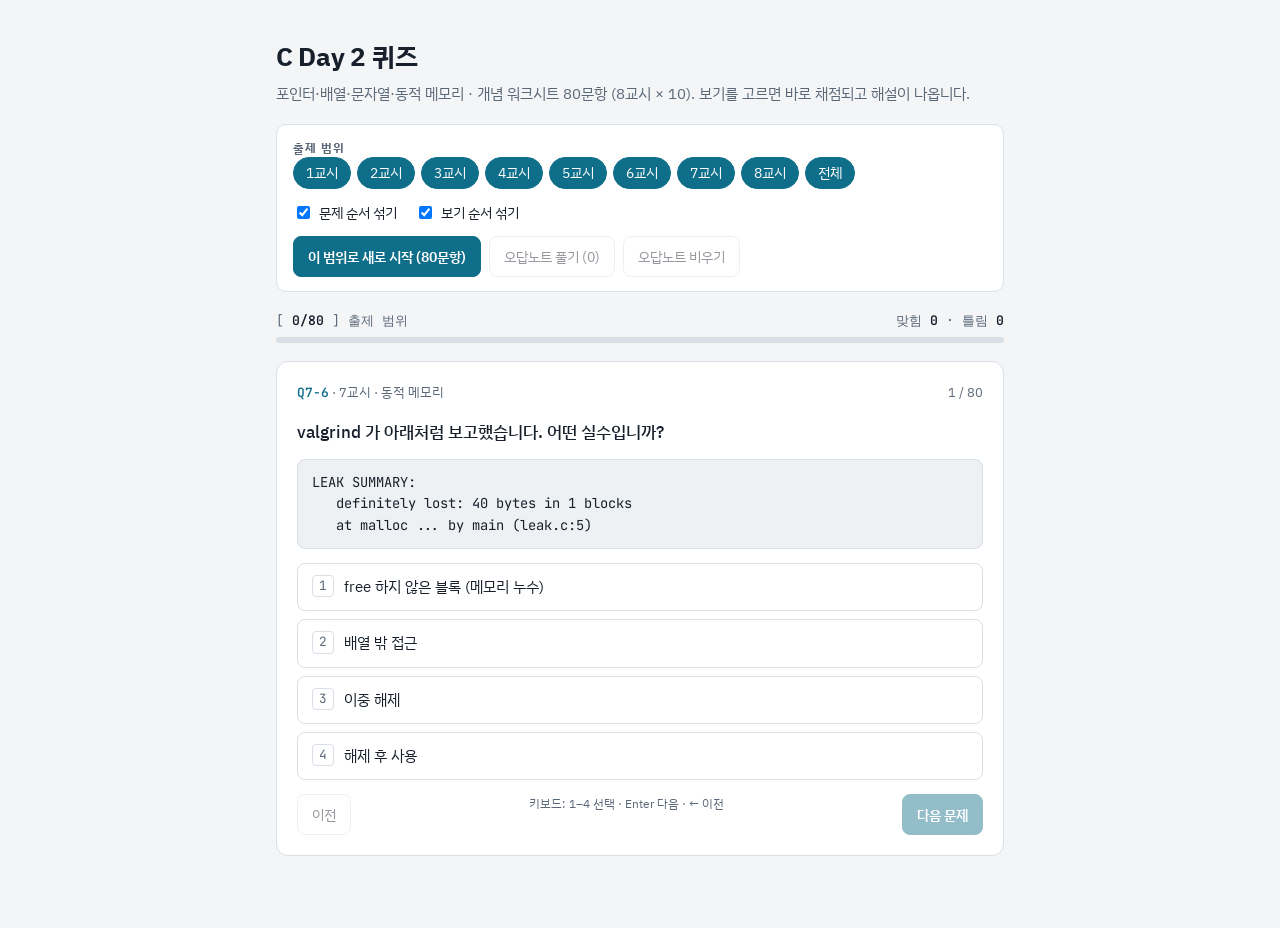
<file: C-day2/quiz.html>
<!DOCTYPE html>
<html lang="ko">
<head>
<meta charset="UTF-8">
<meta name="viewport" content="width=device-width, initial-scale=1.0">
<title>C Day 2 퀴즈</title>
<link rel="preconnect" href="https://fonts.googleapis.com">
<link rel="stylesheet" href="https://fonts.googleapis.com/css2?family=IBM+Plex+Sans+KR:wght@400;500;700&family=JetBrains+Mono:wght@400;600&display=swap">
<style>
/* Layout: one narrow study column — setup strip, a make-style progress line, one question card at a time */
:root{
  --bg:#f3f5f7; --surface:#ffffff; --fg:#17202b; --dim:#5b6878; --line:#d9dfe6;
  --accent:#0f6f8a; --accent-ink:#ffffff; --accent-soft:#e1f0f4;
  --ok:#1d7a3e; --ok-soft:#e3f3e8; --bad:#b4232f; --bad-soft:#fbe7e8; --warn:#9a5b00;
  --code-bg:#eef1f4;
  --f-body:"IBM Plex Sans KR","Apple SD Gothic Neo","Malgun Gothic",system-ui,sans-serif;
  --f-mono:"JetBrains Mono",ui-monospace,"SFMono-Regular",Consolas,monospace;
}
@media (prefers-color-scheme: dark){:root:not([data-theme="light"]){
  --bg:#0e141b; --surface:#151d27; --fg:#dde5ee; --dim:#8d9aab; --line:#263243;
  --accent:#4fb8d4; --accent-ink:#06222b; --accent-soft:#12303a;
  --ok:#58c98a; --ok-soft:#12301f; --bad:#f07a83; --bad-soft:#3a1519; --warn:#e8b04f;
  --code-bg:#0b1118; color-scheme:dark}}
:root[data-theme="dark"]{
  --bg:#0e141b; --surface:#151d27; --fg:#dde5ee; --dim:#8d9aab; --line:#263243;
  --accent:#4fb8d4; --accent-ink:#06222b; --accent-soft:#12303a;
  --ok:#58c98a; --ok-soft:#12301f; --bad:#f07a83; --bad-soft:#3a1519; --warn:#e8b04f;
  --code-bg:#0b1118; color-scheme:dark}
*{box-sizing:border-box}
body{background:var(--bg);color:var(--fg);font-family:var(--f-body);font-size:16px;line-height:1.6}
.wrap{max-width:760px;margin:0 auto;padding-inline:16px;padding-block:28px 64px;display:flex;flex-direction:column;gap:18px}
header h1{font-size:1.65rem;margin:0;text-wrap:balance;letter-spacing:-.01em}
header p{margin:4px 0 0;color:var(--dim);font-size:.92rem}
code,pre,.mono{font-family:var(--f-mono)}
code{background:var(--code-bg);padding:1px 5px;border-radius:4px;font-size:.88em}

.setup{display:flex;flex-direction:column;gap:12px;padding:14px 16px;border:1px solid var(--line);border-radius:10px;background:var(--surface)}
.label{font-size:.72rem;letter-spacing:.08em;text-transform:uppercase;color:var(--dim);font-weight:700}
.chips{display:flex;flex-wrap:wrap;gap:6px}
.chip{border:1px solid var(--line);background:transparent;color:var(--fg);border-radius:999px;padding:4px 12px;font:inherit;font-size:.86rem;cursor:pointer}
.chip[aria-pressed="true"]{background:var(--accent);border-color:var(--accent);color:var(--accent-ink)}
.row{display:flex;flex-wrap:wrap;gap:10px 18px;align-items:center}
.row label{display:flex;gap:6px;align-items:center;font-size:.9rem;cursor:pointer}
.btns{display:flex;flex-wrap:wrap;gap:8px}
.btn{font:inherit;font-size:.9rem;padding:8px 14px;border-radius:8px;border:1px solid var(--line);background:var(--surface);color:var(--fg);cursor:pointer}
.btn.primary{background:var(--accent);border-color:var(--accent);color:var(--accent-ink);font-weight:600}
.btn:disabled{opacity:.45;cursor:not-allowed}
:focus-visible{outline:2px solid var(--accent);outline-offset:2px}

.status{display:flex;flex-direction:column;gap:6px}
.statline{font-family:var(--f-mono);font-size:.82rem;color:var(--dim);display:flex;justify-content:space-between;gap:8px;flex-wrap:wrap;font-variant-numeric:tabular-nums}
.statline b{color:var(--fg);font-weight:600}
.bar{height:6px;border-radius:3px;background:var(--line);overflow:hidden;display:flex}
.bar i{display:block;height:100%}
.bar .g{background:var(--ok)} .bar .r{background:var(--bad)}

.card{background:var(--surface);border:1px solid var(--line);border-radius:12px;padding:20px;display:flex;flex-direction:column;gap:14px;min-width:0}
.qmeta{display:flex;justify-content:space-between;gap:8px;flex-wrap:wrap;font-size:.8rem;color:var(--dim)}
.qmeta .id{font-family:var(--f-mono);color:var(--accent);font-weight:600}
.prompt{font-size:1.06rem;font-weight:500;margin:0}
pre.qc{margin:0;background:var(--code-bg);border:1px solid var(--line);border-radius:8px;padding:12px 14px;overflow-x:auto;font-size:.86rem;line-height:1.55;white-space:pre}
.opts{display:flex;flex-direction:column;gap:8px}
.opt{display:flex;gap:10px;align-items:flex-start;text-align:left;font:inherit;font-size:.95rem;width:100%;padding:11px 14px;border:1px solid var(--line);border-radius:8px;background:transparent;color:var(--fg);cursor:pointer;min-width:0}
.opt .k{font-family:var(--f-mono);font-size:.8rem;color:var(--dim);border:1px solid var(--line);border-radius:4px;padding:0 6px;line-height:1.6;flex:none}
.opt span:last-child{min-width:0;overflow-wrap:anywhere}
.opt:hover:not(:disabled){border-color:var(--accent);background:var(--accent-soft)}
.opt:disabled{cursor:default}
.opt.ok{border-color:var(--ok);background:var(--ok-soft)}
.opt.ok .k{border-color:var(--ok);color:var(--ok)}
.opt.bad{border-color:var(--bad);background:var(--bad-soft)}
.opt.bad .k{border-color:var(--bad);color:var(--bad)}
.fb{border-left:3px solid var(--ok);background:var(--ok-soft);padding:10px 14px;border-radius:0 8px 8px 0;font-size:.92rem}
.fb.bad{border-color:var(--bad);background:var(--bad-soft)}
.fb .v{font-weight:700;margin-right:4px}
.fb .ok-t{color:var(--ok)} .fb .bad-t{color:var(--bad)}
.fb .src{display:block;margin-top:4px;font-size:.8rem;color:var(--dim)}
.nav{display:flex;justify-content:space-between;gap:8px;flex-wrap:wrap}
.hint{font-size:.78rem;color:var(--dim)}

.result h2{margin:0;font-size:1.3rem}
.log{font-family:var(--f-mono);font-size:.85rem;background:var(--code-bg);border:1px solid var(--line);border-radius:8px;padding:12px 14px;overflow-x:auto;white-space:pre;margin:0}
.log .w{color:var(--warn)} .log .e{color:var(--bad)} .log .o{color:var(--ok)}
.tbl{overflow-x:auto}
table{border-collapse:collapse;width:100%;font-size:.88rem;font-variant-numeric:tabular-nums}
th,td{border-bottom:1px solid var(--line);padding:7px 8px;text-align:left;vertical-align:top}
th{font-size:.72rem;letter-spacing:.06em;text-transform:uppercase;color:var(--dim)}
td.n{text-align:right;font-family:var(--f-mono)}
.wrong{display:flex;flex-direction:column;gap:10px}
.witem{border:1px solid var(--line);border-radius:8px;padding:12px 14px;font-size:.9rem;display:flex;flex-direction:column;gap:4px;min-width:0}
.witem .id{font-family:var(--f-mono);color:var(--accent);font-size:.8rem;font-weight:600}
.witem .my{color:var(--bad)} .witem .co{color:var(--ok);font-weight:600}
.witem .ex{color:var(--dim);font-size:.85rem}
.empty{color:var(--dim);font-size:.9rem}
@media (prefers-reduced-motion:no-preference){.opt,.chip,.btn{transition:background-color .12s,border-color .12s}}
</style>
</head>
<body>

<div class="wrap">
  <header>
    <h1>C Day 2 퀴즈</h1>
    <p>포인터·배열·문자열·동적 메모리 · 개념 워크시트 80문항 (8교시 × 10). 보기를 고르면 바로 채점되고 해설이 나옵니다.</p>
  </header>

  <section class="setup" aria-label="출제 설정">
    <div>
      <div class="label">출제 범위</div>
      <div class="chips" id="chips"></div>
    </div>
    <div class="row">
      <label><input type="checkbox" id="shufQ" checked> 문제 순서 섞기</label>
      <label><input type="checkbox" id="shufO" checked> 보기 순서 섞기</label>
    </div>
    <div class="btns">
      <button class="btn primary" id="startBtn">이 범위로 새로 시작</button>
      <button class="btn" id="noteBtn">오답노트 풀기</button>
      <button class="btn" id="clearNoteBtn">오답노트 비우기</button>
    </div>
  </section>

  <section class="status" aria-live="polite">
    <div class="statline"><span id="statL"></span><span id="statR"></span></div>
    <div class="bar"><i class="g" id="barG"></i><i class="r" id="barR"></i></div>
  </section>

  <main id="stage"></main>
</div>

<script>
const Q=[{"t":"1교시 · 포인터 기초","anim":"D2-1 포인터 화살표 뷰어","qs":[{"p":"아래 코드에서 p 에 저장되는 것은 무엇입니까?","c":"int x = 5;\nint *p = &amp;x;","o":["x 의 값 5","x 의 주소","x 의 복사본","0"],"a":1,"w":"&amp; 는 주소 연산자입니다. p 는 x 가 있는 메모리 주소를 담고, *p 로 그 주소의 값에 접근합니다.","an":"D2-1"},{"p":"이어서 아래 두 줄을 실행하면 x 는 얼마가 됩니까?","c":"*p = 42;\nprintf(\"%d\\n\", x);","o":["5","42","주소값","컴파일 에러"],"a":1,"w":"*p 는 \"p 가 가리키는 곳\"이고 그곳이 바로 x 입니다. 화살표를 따라가 값을 쓴 것입니다.","an":"D2-1 · *p = 42"},{"p":"64비트 Linux 에서 아래 두 값은 각각 얼마입니까?","c":"int *p;\nprintf(\"%zu %zu\\n\", sizeof(p), sizeof(*p));","o":["4 4","8 4","4 8","8 8"],"a":1,"w":"p 자체는 8바이트 주소, *p 는 int 이므로 4바이트입니다. 어제 sizeof(int *) 가 8 이었던 이유입니다.","an":"1교시 예제 1-1"},{"p":"Day 1 의 inc(int x){ x++; } 는 원본을 바꾸지 못했습니다. 아래처럼 고치면 원본이 바뀌는 이유는 무엇입니까?","c":"void inc(int *p) { (*p)++; }\n\nint x = 5;\ninc(&amp;x);     // x → 6","o":["x 가 전역이 되어서","x 의 주소를 넘겨 함수가 그 자리에 직접 쓰기 때문","++ 가 두 번 적용돼서","포인터는 값을 복사하지 않아서"],"a":1,"w":"여전히 값 전달이지만 전달되는 값이 \"주소\"입니다. 함수는 그 주소를 따라가 호출자의 변수를 수정합니다.","an":"1교시 예제 1-2"},{"p":"아래 코드를 -Wall 로 컴파일하고 실행하면 어떻게 됩니까?","c":"int *p;      // 초기화 없음\n*p = 10;","o":["p 가 자동으로 새 메모리를 가리켜 정상 동작","경고 후 실행 시 대부분 Segmentation fault","컴파일 에러로 실행 불가","10 이 출력된다"],"a":1,"w":"선언만 된 포인터는 쓰레기 주소를 담고 있습니다. -Wuninitialized 경고가 나고, 그 주소에 쓰려다 죽습니다.","an":"1교시 예제 1-3 · D2-1 int *q"},{"p":"아래 코드에서 첫 번째 printf 가 출력하는 값과 그 직후 p 가 가리키는 곳은 무엇입니까?","c":"int arr[3] = {3, 1, 2};\nint *p = arr;\nprintf(\"%d\\n\", *p++);","o":["3 을 출력, p 는 arr[0] 그대로","3 을 출력, p 는 arr[1]","4 를 출력, p 는 arr[0]","1 을 출력, p 는 arr[1]"],"a":1,"w":"후위 ++ 가 * 보다 우선순위가 높아 *p++ 는 *(p++) 입니다. 현재 값을 쓴 뒤 포인터를 다음 칸으로 옮깁니다.","an":"1교시 예제 1-4"},{"p":"포인터가 가리키는 값을 1 증가시키려면 어떻게 써야 합니까?","c":"int x = 5;\nint *p = &amp;x;\n____;      // x 가 6 이 되도록","o":["*p++","p++","(*p)++","&amp;p++"],"a":2,"w":"괄호로 역참조를 먼저 하고 그 값을 증가시킵니다. 어제 숫자 야구 정답의 (*strike)++ 가 이 모양이었습니다.","an":"1교시 예제 1-4"},{"p":"NULL 로 초기화한 포인터의 장점은 무엇입니까?","c":"int *p = NULL;\nif (p == NULL) printf(\"아직 가리키는 곳 없음\\n\");","o":["역참조해도 안전하다","\"가리키는 곳이 없다\"를 검사할 수 있다","자동으로 메모리를 할당한다","값이 0 으로 읽힌다"],"a":1,"w":"NULL 을 역참조해도 죽는 것은 같지만, 쓰레기 값과 달리 if (p == NULL) 로 상태를 알 수 있습니다.","an":"D2-1 · p = NULL"},{"p":"아래 swap 이 동작하려면 호출을 어떻게 해야 합니까?","c":"void swap(int *a, int *b) { int t = *a; *a = *b; *b = t; }\n\nint x = 5, y = 9;\nswap(____);","o":["x, y","&amp;x, &amp;y","*x, *y","x, &amp;y"],"a":1,"w":"매개변수가 int * 이므로 주소를 넘깁니다. swap(x, y) 는 타입 불일치로 컴파일 에러입니다.","an":"1교시 예제 1-2"},{"p":"아래 함수처럼 \"반환값은 성공 여부, 결과는 포인터로\" 돌려주는 방식을 쓰는 C 표준 함수의 예는 무엇입니까?","c":"int max_to(int a, int b, int *out);   // 성공 1, 결과는 *out","o":["printf","strlen","scanf(\"%d\", &amp;n)","sizeof"],"a":2,"w":"scanf 는 읽은 항목 수를 반환하고 값은 &amp;n 으로 넘긴 주소에 씁니다. strtol 도 같은 모양입니다.","an":"1교시 빈칸 1-1"}]},{"t":"2교시 · 포인터 산술과 const","anim":"D2-2 p+1 은 몇 바이트","qs":[{"p":"int *p 에서 p + 1 은 몇 바이트 뒤의 주소입니까? (x86-64)","c":"int arr[5];\nint *p = arr;\nprintf(\"%p %p\\n\", p, p + 1);","o":["1","4","8","알 수 없다"],"a":1,"w":"p + n 은 n × sizeof(*p) 바이트 이동합니다. int 는 4바이트이므로 p + 1 은 4바이트 뒤입니다.","an":"D2-2 · int *"},{"p":"double *q 에서 q + 2 는 몇 바이트 뒤입니까?","c":"","o":["2","8","16","24"],"a":2,"w":"2 × sizeof(double) = 2 × 8 = 16 바이트입니다. 타입이 보폭을 결정합니다.","an":"D2-2 · double *"},{"p":"아래 뺄셈의 결과는 무엇입니까?","c":"int arr[5];\nprintf(\"%ld\\n\", (long)(&amp;arr[4] - &amp;arr[0]));","o":["16 (바이트 수)","4 (요소 개수)","1","5"],"a":1,"w":"같은 타입 포인터끼리의 뺄셈은 바이트가 아니라 요소 개수입니다. 바이트 차이를 보려면 (char *) 로 캐스팅합니다.","an":"2교시 예제 2-1"},{"p":"리틀 엔디안 센서 바이트를 아래처럼 읽었을 때 w[0] 의 값은 얼마입니까?","c":"uint8_t buf[4] = {0x2C, 0x01, 0x3C, 0x00};\nuint16_t *w = (uint16_t *)buf;","o":["0x2C01 = 11265","0x012C = 300","44","1"],"a":1,"w":"리틀 엔디안이라 첫 바이트 0x2C 가 하위, 0x01 이 상위입니다. 0x012C = 300.","an":"2교시 예제 2-2"},{"p":"임베디드에서 포인터 캐스팅 대신 아래처럼 바이트를 조립하는 것을 권장하는 이유는 무엇입니까?","c":"uint16_t dist = buf[0] | (buf[1] &lt;&lt; 8);","o":["더 짧아서","정렬(alignment)과 엔디안에 관계없이 이식성이 보장되기 때문","컴파일이 빨라서","캐스팅은 C 에서 금지라서"],"a":1,"w":"정렬이 맞지 않는 주소를 uint32_t * 로 읽으면 일부 MCU 에서 죽습니다. 바이트 조립은 어디서나 같은 결과를 냅니다.","an":"2교시 예제 2-2"},{"p":"아래 선언에서 허용되지 않는 것은 무엇입니까?","c":"int a = 1, b = 2;\nconst int *p1 = &amp;a;","o":["p1 = &amp;b;","*p1 = 9;","printf(\"%d\", *p1);","p1 = NULL;"],"a":1,"w":"const int * 는 \"가리키는 값이 const\" 입니다. 포인터 자체는 다른 곳으로 옮길 수 있지만 그 값을 바꿀 수는 없습니다.","an":"2교시 예제 2-3"},{"p":"아래 선언에서 허용되지 않는 것은 무엇입니까?","c":"int a = 1, b = 2;\nint *const p2 = &amp;a;","o":["*p2 = 9;","p2 = &amp;b;","printf(\"%d\", *p2);","(*p2)++;"],"a":1,"w":"int *const 는 \"포인터가 const\" 입니다. 가리키는 값은 바꿀 수 있지만 다른 곳을 가리키게 할 수 없습니다.","an":"2교시 예제 2-3"},{"p":"함수 매개변수를 아래처럼 선언하는 이유는 무엇입니까?","c":"int sum(const int *a, int n);","o":["속도가 빨라진다","이 함수가 배열을 읽기만 한다는 약속이며 컴파일러가 수정을 막아 준다","배열 복사를 막는다","n 을 생략할 수 있다"],"a":1,"w":"호출자는 함수가 배열을 훼손하지 않을 것을 알 수 있고, 함수 안에서 실수로 a[i] = … 를 쓰면 컴파일 에러가 납니다.","an":"2교시 예제 2-3"},{"p":"char *c 에서 c + 1 은 몇 바이트 뒤입니까?","c":"","o":["1","2","4","8"],"a":0,"w":"sizeof(char) 는 항상 1 입니다. 그래서 바이트 단위로 메모리를 훑을 때 char * 나 uint8_t * 로 캐스팅합니다.","an":"D2-2 · char *"},{"p":"아래 코드의 출력은 무엇입니까?","c":"int arr[5] = {10, 20, 30, 40, 50};\nint *p = arr;\nprintf(\"%d\\n\", *(p + 2));","o":["20","30","12","주소값"],"a":1,"w":"p + 2 는 arr[2] 의 주소이고 * 로 그 값 30 을 읽습니다. arr[2] 와 완전히 같은 뜻입니다.","an":"2교시 예제 2-1"}]},{"t":"3교시 · 배열과 포인터","anim":"D2-3 배열 감쇠","qs":[{"p":"아래 세 식의 값은 각각 무엇입니까?","c":"int arr[5] = {10, 20, 30, 40, 50};\nprintf(\"%d %d %d\\n\", arr[2], *(arr + 2), 2[arr]);","o":["30 30 컴파일 에러","30 30 30","30 주소 30","20 30 40"],"a":1,"w":"arr[i] 는 *(arr + i) 의 문법 설탕입니다. 덧셈은 교환 가능하므로 2[arr] 도 같은 값입니다 (쓰지는 마세요).","an":"3교시 예제 3-1"},{"p":"main 에서 아래 sizeof 의 값은 얼마입니까?","c":"int arr[5];\nprintf(\"%zu\\n\", sizeof(arr));","o":["5","8","20","40"],"a":2,"w":"배열 전체 크기 = 5 × sizeof(int) = 20 바이트입니다. 함수 안으로 넘어가면 달라집니다.","an":"D2-3 · main 프레임"},{"p":"같은 배열을 함수에 넘겼을 때 함수 안의 sizeof(arr) 는 얼마입니까?","c":"void show(int arr[]) {\n    printf(\"%zu\\n\", sizeof(arr));\n}\nshow(arr);","o":["20","8","5","4"],"a":1,"w":"매개변수 int arr[] 는 사실 int *arr 입니다. 배열은 첫 요소의 주소로 감쇠(decay)되어 넘어가므로 포인터 크기 8 이 나옵니다.","an":"D2-3 · show 프레임"},{"p":"배열 요소 개수를 구하는 관용구는 무엇입니까?","c":"int arr[5];\nint n = ____;","o":["sizeof(arr)","sizeof(arr) / sizeof(arr[0])","strlen(arr)","arr.length"],"a":1,"w":"전체 바이트 ÷ 요소 하나의 바이트. 단, 감쇠된 포인터에는 쓸 수 없으므로 main 처럼 배열 선언이 보이는 곳에서만 씁니다.","an":"3교시 예제 3-1"},{"p":"배열을 함수에 넘길 때 길이를 함께 넘기는 이유는 무엇입니까?","c":"int sum(const int *a, int n);\nsum(arr, 5);","o":["C 문법 규칙","감쇠되면서 길이 정보가 사라지기 때문","속도를 위해","포인터는 길이를 저장할 수 없어서(같은 뜻)"],"a":1,"w":"함수는 첫 요소 주소만 받습니다. 요소가 몇 개인지는 호출자만 알므로 (배열, 길이) 를 항상 짝으로 넘깁니다.","an":"3교시 예제 3-2"},{"p":"아래 2차원 배열에서 m[1][0] 은 시작 주소로부터 몇 바이트 뒤에 있습니까?","c":"int m[2][3] = {{1,2,3},{4,5,6}};","o":["3","4","12","24"],"a":2,"w":"행 우선 저장이라 한 행(3 × 4 = 12 바이트)을 건너뛴 곳입니다. m[i][j] 의 오프셋 = (i × 3 + j) × 4.","an":"3교시 예제 3-3"},{"p":"2차원 배열을 함수에 넘길 때 아래처럼 열 수를 꼭 써야 하는 이유는 무엇입니까?","c":"void matmul(const int a[][3], ...);","o":["행 수는 알 수 없어서","m[i][j] 의 주소를 계산하려면 한 행의 길이를 알아야 하기 때문","C 문법상 모든 차원을 써야 해서","포인터 배열이라서"],"a":1,"w":"a[i][j] = *(a + i × 열수 + j) 이므로 열 수가 없으면 두 번째 행이 어디서 시작하는지 알 수 없습니다.","an":"3교시 빈칸 3-1"},{"p":"아래 코드의 출력은 무엇입니까?","c":"int m[2][3] = {{1,2,3},{4,5,6}};\nint *flat = &amp;m[0][0];\nprintf(\"%d\\n\", flat[4]);","o":["4","5","2","컴파일 에러"],"a":1,"w":"2차원 배열은 메모리상 한 덩어리(1 2 3 4 5 6)입니다. flat[4] 는 다섯 번째 요소 5.","an":"3교시 예제 3-3"},{"p":"아래 함수가 n 이 0 일 때 0 을 반환하도록 한 이유는 무엇입니까?","c":"double avg(const double *a, int n) {\n    double s = 0;\n    for (int i = 0; i &lt; n; i++) s += a[i];\n    return n ? s / n : 0;\n}","o":["속도","0 으로 나누기를 피하기 위해","배열이 비면 컴파일 에러라서","평균은 항상 0 이상이라서"],"a":1,"w":"빈 배열의 평균은 정의되지 않습니다. 0 나누기는 실수에서 inf/NaN, 정수에서 크래시입니다.","an":"3교시 예제 3-4"},{"p":"배열 이름 arr 과 &amp;arr[0] 의 관계로 옳은 것은 무엇입니까?","c":"printf(\"%p %p\\n\", (void *)arr, (void *)&amp;arr[0]);","o":["다른 주소","같은 주소 — 배열 이름은 식 안에서 첫 요소 주소로 감쇠한다","arr 은 주소가 아니다","컴파일 에러"],"a":1,"w":"sizeof 와 &amp; 를 제외한 대부분의 문맥에서 배열 이름은 첫 요소의 주소로 바뀝니다.","an":"D2-3"}]},{"t":"4교시 · 정렬과 검색","anim":"D2-4 버블 정렬 · 이진 검색","qs":[{"p":"버블 정렬 안쪽 루프의 상한이 n - 1 - i 인 이유는 무엇입니까?","c":"for (int i = 0; i &lt; n - 1; i++)\n    for (int j = 0; j &lt; n - 1 - i; j++)\n        if (a[j] &gt; a[j + 1]) swap(&amp;a[j], &amp;a[j + 1]);","o":["i 번 반복해야 해서","매 패스마다 뒤쪽 i 개는 이미 자리를 잡았기 때문","배열이 0 부터 시작해서","j 가 음수가 되지 않게"],"a":1,"w":"한 패스가 끝나면 가장 큰 값이 맨 뒤로 갑니다. 다음 패스는 그 앞까지만 보면 됩니다.","an":"D2-4 · 버블 정렬"},{"p":"위 코드에서 -1 을 빼고 j &lt; n - i 로 쓰면 어떤 문제가 생깁니까?","c":"","o":["정렬이 안 된다","a[j + 1] 이 a[n] 을 읽어 배열 밖에 접근한다(off-by-one)","무한 루프","컴파일 에러"],"a":1,"w":"j 가 n-1 일 때 a[j+1] = a[n] 은 배열 밖입니다. 컴파일러는 막지 않고 옆 메모리를 읽거나 씁니다.","an":"4교시 예제 4-1"},{"p":"이진 검색이 동작하기 위한 전제 조건은 무엇입니까?","c":"int bsearch_int(const int *a, int n, int key);","o":["n 이 홀수","배열이 정렬돼 있어야 한다","key 가 배열 안에 있어야 한다","배열 크기가 2 의 거듭제곱"],"a":1,"w":"가운데 값과 비교해 절반을 버리는 방식이라 정렬돼 있지 않으면 버린 쪽에 답이 있을 수 있습니다.","an":"D2-4 · 이진 검색"},{"p":"아래처럼 mid 를 계산하는 이유는 무엇입니까?","c":"int mid = lo + (hi - lo) / 2;    // (lo + hi) / 2 대신","o":["더 빠르다","lo + hi 가 int 최댓값을 넘는 오버플로를 피하기 위해","홀수일 때 올림하려고","C 표준이라서"],"a":1,"w":"lo 와 hi 가 모두 큰 값이면 합이 int 범위를 넘어 음수가 될 수 있습니다. 어제 4교시 오버플로가 실제 버그가 된 유명한 예입니다.","an":"4교시 예제 4-2"},{"p":"검색 실패를 -1 로 반환하는 관례가 통하는 이유는 무엇입니까?","c":"return -1;     // 없음","o":["-1 이 가장 작은 수라서","유효한 인덱스는 0 이상이라 -1 과 겹치지 않기 때문","C 에서 오류는 항상 -1","0 은 참이라서"],"a":1,"w":"반환값 하나로 \"결과\"와 \"실패\"를 같이 표현하는 흔한 방법입니다. 단, 반환 타입이 unsigned 면 이 관례는 깨집니다.","an":"4교시 예제 4-2"},{"p":"정렬된 배열 {24, 25, 25, 26, 37} 에서 key = 26 을 이진 검색하면 첫 번째 mid 는 몇이고 어느 쪽으로 좁힙니까?","c":"","o":["mid=2, a[2]=25 &lt; 26 → lo = 3","mid=2, a[2]=25 &gt; 26 → hi = 1","mid=3 → 바로 찾음","mid=0"],"a":0,"w":"lo=0, hi=4 → mid=2. a[2]=25 가 key 보다 작으므로 오른쪽 절반(lo = mid + 1 = 3)으로 갑니다.","an":"D2-4 · 이진 검색 key=26"},{"p":"아래 코드에서 level 의 값이 바뀐 이유는 무엇입니까?","c":"struct Dev { char name[8]; int level; };\nstrcpy(d-&gt;name, \"ESP32-SENSOR\");   // 13글자\n// level = 1380930382 (0x524F534E)","o":["strcpy 의 버그","name 8칸을 넘친 글자가 바로 옆 필드 level 의 메모리를 덮었기 때문","level 이 초기화되지 않아서","구조체는 필드를 공유해서"],"a":1,"w":"0x524F534E 를 ASCII 로 읽으면 N,S,O,R — 넘친 글자들입니다. 컴파일러는 경고만 하고 실행은 됩니다.","an":"4교시 예제 4-3 · D2-5 오버플로"},{"p":"짝수 개 배열의 중앙값을 아래처럼 계산했더니 25.5 가 아니라 25.0 이 나왔습니다. 원인은 무엇입니까?","c":"return (a[n/2 - 1] + a[n/2]) / 2;    // a 는 int 배열","o":["인덱스가 틀림","정수 나눗셈이라 소수부가 버려짐 → / 2.0 으로 고쳐야","n 이 홀수라서","반올림 규칙"],"a":1,"w":"어제 5교시의 정수 나눗셈 함정입니다. 51 / 2 = 25. 피연산자 하나를 2.0 으로 만들면 25.5.","an":"4교시 빈칸 4-1"},{"p":"배열 밖에 값을 쓰는 코드를 컴파일하면 어떻게 됩니까?","c":"int a[3];\na[3] = 7;","o":["항상 컴파일 에러","경고가 날 수 있지만 컴파일되고 실행되며 옆 메모리를 덮는다","런타임에 항상 예외가 발생한다","자동으로 배열이 커진다"],"a":1,"w":"C 는 경계 검사를 하지 않습니다. 옆 변수가 조용히 바뀌거나, 운이 좋으면 stack smashing detected 로 잡힙니다.","an":"4교시 예제 4-3"},{"p":"선택 정렬과 버블 정렬의 공통점으로 옳은 것은 무엇입니까?","c":"","o":["둘 다 정렬돼 있어야 동작한다","둘 다 비교 횟수가 n² 에 비례한다","둘 다 힙을 쓴다","둘 다 문자열 전용"],"a":1,"w":"둘 다 이중 루프로 모든 쌍을 비교하는 O(n²) 정렬입니다. 데이터가 많으면 Day 3 의 qsort 를 씁니다.","an":"4교시"}]},{"t":"5교시 · 문자열","anim":"D2-5 char[] vs char*","qs":[{"p":"문자열 리터럴 \"ABC\" 가 메모리에서 차지하는 바이트 수는 얼마입니까?","c":"","o":["3","4","8","알 수 없다"],"a":1,"w":"C 문자열은 끝에 널 문자 '\\0' 이 붙습니다. A, B, C, \\0 로 4바이트입니다.","an":"D2-5 · 스택 칸"},{"p":"아래 세 값은 각각 얼마입니까?","c":"char s1[] = \"ABC\";\nchar *s2  = \"ABC\";\nprintf(\"%zu %zu %zu\\n\", sizeof(s1), sizeof(s2), strlen(s1));","o":["3 3 3","4 8 3","4 4 3","3 8 4"],"a":1,"w":"sizeof(s1) 은 널 포함 배열 크기 4, sizeof(s2) 는 포인터 크기 8, strlen 은 널 전까지 글자 수 3 입니다.","an":"5교시 예제 5-1"},{"p":"아래 코드에서 s2[0] = 'X' 를 실행하면 어떻게 됩니까?","c":"char *s2 = \"ABC\";\ns2[0] = 'X';","o":["XBC 가 된다","Segmentation fault — 리터럴은 읽기 전용 영역에 있다","컴파일 에러","아무 변화 없음"],"a":1,"w":"char *s2 는 읽기 전용 영역의 리터럴을 가리킵니다. 수정하려면 char s2[] 로 복사본을 만들어야 합니다. const char * 로 선언하면 컴파일 에러로 바꿀 수 있습니다.","an":"D2-5 · s2[0]"},{"p":"아래 my_strlen 이 글자 수를 세는 원리는 무엇입니까?","c":"size_t my_strlen(const char *s) {\n    const char *p = s;\n    while (*p) p++;\n    return p - s;\n}","o":["배열 크기를 읽는다","값이 0('\\0')인 문자를 만날 때까지 전진한 뒤 포인터 뺄셈으로 개수를 구한다","재귀 호출","strlen 을 부른다"],"a":1,"w":"'\\0' 은 값이 0 이라 while (*p) 가 거짓이 되어 멈춥니다. p - s 는 요소 개수(글자 수)입니다.","an":"5교시 예제 5-2"},{"p":"아래 한 줄이 하는 일은 무엇입니까?","c":"while ((*d++ = *s++) != '\\0') {}","o":["두 문자열을 비교한다","s 의 문자를 d 로 한 글자씩 복사하며 전진하고, '\\0' 까지 복사한 뒤 멈춘다","문자열을 뒤집는다","문자열 길이를 센다"],"a":1,"w":"대입식의 값은 복사한 문자입니다. '\\0' 을 복사한 직후 비교가 거짓이 되어 멈추므로 널 문자까지 복사됩니다.","an":"5교시 예제 5-2"},{"p":"strcmp(a, b) 가 0 을 반환하면 어떤 뜻입니까?","c":"if (strcmp(cmd, \"quit\") == 0) break;","o":["a 가 b 보다 작다","두 문자열이 같다","두 문자열이 다르다","오류"],"a":1,"w":"0 이면 같음, 음수면 a 가 사전순으로 앞, 양수면 뒤입니다. if (strcmp(a, b)) 는 \"다르면\"이라 자주 헷갈립니다.","an":"5교시 예제 5-2"},{"p":"아래 코드의 출력은 무엇입니까?","c":"const char *frame = \"$T=25.3,H=60,D=120*\";\nconst char *t = strstr(frame, \"T=\");\nprintf(\"%.1f\\n\", atof(t + 2));","o":["0.0","25.3","25.3,H=60,D=120*","에러"],"a":1,"w":"strstr 은 \"T=\" 가 시작하는 주소를 돌려주고, t + 2 는 그 뒤 \"25.3,…\" 입니다. atof 는 숫자가 끝나는 콤마에서 멈춥니다.","an":"5교시 예제 5-3"},{"p":"atoi / atof 의 단점은 무엇입니까?","c":"atoi(\"abc\")    // 0\natoi(\"0\")      // 0","o":["느리다","실패해도 0 을 돌려줘 실패와 진짜 0 을 구분할 수 없다","문자열을 수정한다","헤더가 없다"],"a":1,"w":"실패를 알아야 할 때는 strtol / strtod 의 끝 포인터(end)를 씁니다 — 6교시.","an":"5교시 예제 5-3"},{"p":"아래 코드를 실행하면 어떻게 됩니까?","c":"char buf[8];\nstrcpy(buf, \"ESP32-SENSOR\");   // 13 + 1 바이트","o":["자동으로 잘려서 복사된다","경고 후 실행되며 스택을 덮어 stack smashing detected 로 종료되거나 조용히 다른 변수를 망친다","컴파일 에러","buf 가 커진다"],"a":1,"w":"C 는 복사 길이를 검사하지 않습니다. 사용자 입력이 여기로 들어오면 보안 취약점(buffer overflow)입니다.","an":"5교시 예제 5-4 · D2-5"},{"p":"문자열을 제자리에서 뒤집는 아래 함수에서 b 의 초기값이 s + strlen(s) - 1 인 이유는 무엇입니까?","c":"char *a = s, *b = s + strlen(s) - 1;\nwhile (a &lt; b) { char t = *a; *a = *b; *b = t; a++; b--; }","o":["strlen 이 1 작게 나와서","s + strlen(s) 는 '\\0' 자리이므로 그 앞이 마지막 글자이기 때문","배열은 1 부터 시작해서","b 가 음수가 되지 않게"],"a":1,"w":"널 문자를 뒤집으면 문자열이 첫 글자에서 끝나 버립니다. 마지막 \"글자\"는 널 바로 앞입니다.","an":"5교시 빈칸 5-1"}]},{"t":"6교시 · 안전한 문자열 처리와 파싱","anim":"D2-6 strtok 분리","qs":[{"p":"scanf(\"%s\", buf) 대신 fgets 를 쓰라고 하는 이유는 무엇입니까?","c":"char line[32];\nfgets(line, sizeof line, stdin);","o":["fgets 가 더 빠르다","fgets 는 버퍼 크기를 알고 그 안에서만 읽어 오버플로를 막기 때문","scanf 는 문자열을 못 읽는다","fgets 는 숫자도 변환한다"],"a":1,"w":"scanf(\"%s\") 는 입력이 얼마나 긴지 모른 채 복사합니다. fgets 는 최대 n-1 글자만 읽고 널을 붙입니다.","an":"6교시 예제 6-1"},{"p":"fgets 로 읽은 줄 끝의 개행을 제거하는 아래 한 줄의 원리는 무엇입니까?","c":"line[strcspn(line, \"\\n\")] = '\\0';","o":["마지막 글자를 무조건 지운다","'\\n' 이 처음 나오는 위치(없으면 끝)를 찾아 그 자리에 널을 써서 문자열을 끊는다","개행을 공백으로 바꾼다","줄 전체를 지운다"],"a":1,"w":"strcspn 은 \"\\n\" 이 나오기 전까지의 길이입니다. 개행이 없으면 strlen 과 같아 기존 널 위에 널을 쓰므로 안전합니다.","an":"6교시 예제 6-1"},{"p":"아래 strncpy 의 문제는 무엇입니까?","c":"char a[4];\nstrncpy(a, \"ABCDEFG\", 4);\nprintf(\"%s\\n\", a);","o":["4 글자만 복사돼서 에러","4 칸을 다 채우면 '\\0' 을 붙이지 않아 printf 가 옆 메모리까지 읽는다","strncpy 는 표준이 아니다","A 만 복사된다"],"a":1,"w":"strncpy 는 이름과 달리 널 종료를 보장하지 않습니다. 잘라서 복사할 때는 snprintf 를 쓰세요.","an":"6교시 예제 6-2"},{"p":"잘라서 복사할 때 권장하는 안전한 방법은 무엇입니까?","c":"char b[4];\n____;\nprintf(\"%s\\n\", b);    // ABC","o":["strcpy(b, \"ABCDEFG\")","snprintf(b, sizeof b, \"%s\", \"ABCDEFG\")","strncpy(b, \"ABCDEFG\", 3)","memcpy(b, \"ABCDEFG\", 4)"],"a":1,"w":"snprintf 는 버퍼 크기 안에서 자르고 항상 '\\0' 을 붙입니다.","an":"6교시 예제 6-2"},{"p":"strtok 이 원본 문자열에 하는 일은 무엇입니까?","c":"char line[] = \"$T=25.3,H=60,D=120*\";\nchar *tok = strtok(line + 1, \",\");","o":["복사본을 만든다","구분자 자리에 '\\0' 을 써 넣고 그 앞 토큰의 시작 주소를 돌려준다","구분자를 공백으로 바꾼다","아무것도 바꾸지 않는다"],"a":1,"w":"그래서 원본이 바뀌고, 읽기 전용 리터럴(char *)에는 쓸 수 없습니다. 배열 복사본에 써야 합니다.","an":"D2-6"},{"p":"두 번째 이후 토큰을 얻을 때 첫 인자로 NULL 을 넘기는 이유는 무엇입니까?","c":"tok = strtok(NULL, \",\");","o":["새 문자열을 시작한다","strtok 이 내부에 저장한 \"지난번 멈춘 위치\"부터 이어서 자르라는 뜻","NULL 은 빈 문자열이라서","에러 처리"],"a":1,"w":"strtok 은 정적 변수로 위치를 기억합니다. 그래서 두 문자열을 번갈아 자를 수 없고 스레드 안전하지도 않습니다(strtok_r 사용).","an":"6교시 예제 6-3"},{"p":"아래 strtol 호출 후 end 는 어디를 가리킵니까?","c":"char *end;\nlong v = strtol(\"120*\", &amp;end, 10);","o":["\"120*\" 의 시작","'*' 위치 — 숫자가 끝난 곳","문자열 끝 '\\0'","NULL"],"a":1,"w":"end 는 변환이 멈춘 위치입니다. 이것으로 \"얼마나 읽었는지\"와 \"하나도 못 읽었는지(end == 시작)\"를 알 수 있습니다.","an":"6교시 예제 6-3"},{"p":"strtol 로 \"숫자를 하나도 읽지 못했다\"를 판정하는 조건은 무엇입니까?","c":"long v = strtol(p, &amp;end, 10);\nif (____) return 0;   // 실패","o":["v == 0","end == p","end == NULL","v &lt; 0"],"a":1,"w":"실패하면 end 가 시작 위치 그대로입니다. v == 0 은 진짜 \"0\" 을 읽은 경우와 구분되지 않습니다.","an":"6교시 빈칸 6-1"},{"p":"parse_frame 이 실패했을 때 out 을 건드리지 않도록 한 이유는 무엇입니까?","c":"if (!get_num(line, \"D=\", &amp;d)) return 0;   // out 은 아직 그대로\nout-&gt;t = t; out-&gt;h = (int)h; out-&gt;d = (int)d;\nreturn 1;","o":["속도","호출자가 반쯤 채워진 구조체를 유효한 값으로 오해하지 않게 하기 위해","구조체는 부분 대입이 안 돼서","C 규칙"],"a":1,"w":"실패 시 상태를 바꾸지 않는 것은 API 설계의 기본 규칙입니다. 호출자는 반환값만 보고 안심하고 out 을 씁니다.","an":"6교시 예제 6-4"},{"p":"frame.c 의 get_num 을 static 으로 선언한 이유는 무엇입니까?","c":"static int get_num(const char *src, const char *key, double *val);","o":["값을 유지하려고","이 파일 안에서만 쓰는 도우미 함수라 밖으로 이름을 노출하지 않기 위해","더 빠르게","헤더에 넣지 않으면 에러라서"],"a":1,"w":"Day 1 7교시의 파일 범위 static 입니다. 다른 파일에 같은 이름의 함수가 있어도 충돌하지 않습니다.","an":"6교시 예제 6-4"}]},{"t":"7교시 · 동적 메모리","anim":"D2-7 힙 할당·해제","qs":[{"p":"아래 함수의 문제는 무엇입니까?","c":"int *make(int n) {\n    int a[10];\n    return a;      // ?\n}","o":["n 을 안 써서","스택 배열의 주소를 돌려주는데 함수가 끝나면 그 메모리는 사라진다","10 이 너무 작아서","return 은 배열을 못 돌려줘서"],"a":1,"w":"지역 변수는 프레임과 함께 사라집니다. 함수가 끝나도 살아야 하는 데이터는 malloc 으로 힙에 둡니다.","an":"7교시 예제 7-1"},{"p":"malloc 의 반환값을 사용하기 전에 반드시 해야 할 일은 무엇입니까?","c":"int *a = malloc(n * sizeof(int));\n____","o":["memset 으로 0 채우기","NULL 인지 검사하기","free 하기","sizeof 확인"],"a":1,"w":"메모리가 부족하면 NULL 이 돌아옵니다. PC 에서는 드물지만 MCU 에서는 실제로 일어나므로 항상 검사합니다.","an":"7교시 예제 7-1"},{"p":"malloc 과 calloc 의 차이는 무엇입니까?","c":"int *a = malloc(3 * sizeof(int));\nint *b = calloc(3, sizeof(int));","o":["calloc 이 더 빠르다","calloc 은 할당한 메모리를 0 으로 채워 준다","malloc 은 힙, calloc 은 스택","차이 없음"],"a":1,"w":"malloc 의 내용은 쓰레기 값입니다. 0 초기화가 필요하면 calloc.","an":"7교시"},{"p":"realloc 을 아래처럼 쓰면 어떤 위험이 있습니까?","c":"a = realloc(a, cap * 2 * sizeof(int));","o":["없음","realloc 이 실패해 NULL 을 돌려주면 원래 a 의 주소를 잃어 그 메모리가 누수된다","항상 새 주소가 된다","cap 이 0 이 된다"],"a":1,"w":"실패 시 원본은 그대로 살아 있는데 a 가 NULL 로 덮이면 free 할 방법이 없습니다. tmp 로 받는 것이 관용구입니다.","an":"7교시 예제 7-2"},{"p":"realloc 후 포인터 값이 바뀔 수 있는 이유는 무엇입니까?","c":"int *tmp = realloc(a, bigger);\nif (tmp) a = tmp;     // 주소가 달라졌을 수 있음","o":["버그","현재 자리에 늘릴 공간이 없으면 새 블록에 복사하고 옛 블록을 해제하기 때문","realloc 은 항상 새 블록","캐시 때문"],"a":1,"w":"그래서 옛 주소를 다른 변수에 복사해 두었다면 realloc 뒤에는 무효(dangling)가 됩니다.","an":"D2-7 · realloc"},{"p":"valgrind 가 아래처럼 보고했습니다. 어떤 실수입니까?","c":"LEAK SUMMARY:\n   definitely lost: 40 bytes in 1 blocks\n   at malloc ... by main (leak.c:5)","o":["해제 후 사용","free 하지 않은 블록 (메모리 누수)","이중 해제","배열 밖 접근"],"a":1,"w":"malloc 한 40 바이트를 free 하지 않고 종료했습니다. leak.c:5 가 할당한 위치입니다.","an":"7교시 예제 7-3 · D2-7 return 0"},{"p":"valgrind 가 아래처럼 보고했습니다. 어떤 실수입니까?","c":"Invalid write of size 4\n   Address 0x4a4a0a0 is 0 bytes inside a block of size 40 free'd","o":["누수","free 한 뒤에 그 메모리에 쓴 것(use-after-free)","NULL 역참조","스택 오버플로"],"a":1,"w":"free 는 메모리를 반납하지만 포인터 변수에는 옛 주소가 남습니다(dangling). 그래서 free 뒤 p = NULL 습관.","an":"7교시 예제 7-3 · D2-7 p[0] = 1"},{"p":"같은 포인터를 두 번 free 하면 어떻게 됩니까?","c":"free(p);\nfree(p);","o":["두 번째는 무시된다","정의되지 않은 동작 — valgrind 는 Invalid free() 로 잡는다","메모리가 두 배 반납된다","컴파일 에러"],"a":1,"w":"힙 관리 구조가 깨져 나중에 엉뚱한 곳에서 죽기도 합니다. free(NULL) 은 안전하므로 free 뒤 NULL 대입이 이 실수를 막습니다.","an":"D2-7 · free 두 번"},{"p":"아래 my_strdup 에서 + 1 을 빼면 어떤 일이 생깁니까?","c":"size_t n = strlen(s) + 1;\nchar *d = malloc(n);\nmemcpy(d, s, n);","o":["아무 문제 없음","'\\0' 자리가 없어 한 바이트를 힙 블록 밖에 써서 valgrind 가 Invalid write 를 보고한다","malloc 이 실패한다","문자열이 짧아진다"],"a":1,"w":"힙에서도 5교시의 오버플로가 그대로 재현됩니다. 문자열 길이에는 항상 널 한 칸을 더합니다.","an":"7교시 빈칸 7-1"},{"p":"\"반환값은 호출자가 free\" 같은 소유권 규칙을 주석에 적으라고 하는 이유는 무엇입니까?","c":"char *my_strdup(const char *s);   // 반환값은 호출자가 free","o":["컴파일러가 검사해서","누가 free 할지 불분명하면 아무도 안 하거나(누수) 둘 다 해서(이중 해제) 버그가 나기 때문","문서화 규칙","free 가 자동으로 호출돼서"],"a":1,"w":"C 에는 GC 가 없습니다. 할당과 해제의 짝을 사람이 관리하므로 규칙을 명시하는 것이 유일한 안전장치입니다.","an":"7교시 예제 7-1"}]},{"t":"8교시 · 종합 (센서 로그 분석기)","anim":"D2-8 로그 분석기 흐름","qs":[{"p":"분석기의 입력 루프로 알맞은 것은 무엇입니까?","c":"char line[64];\nwhile (____) {\n    ...\n}","o":["scanf(\"%s\", line) == 1","fgets(line, sizeof line, stdin)","gets(line)","read(line)"],"a":1,"w":"fgets 는 EOF 에서 NULL 을 돌려주므로 while 조건으로 바로 쓸 수 있고, 버퍼 크기를 넘지 않습니다. gets 는 표준에서 제거됐습니다.","an":"D2-8 · 줄 읽기"},{"p":"BAD 프레임을 만났을 때 올바른 처리는 무엇입니까?","c":"if (!parse_frame(line, &amp;r)) {\n    printf(\"BAD line %d: %s\\n\", lineno, line);\n    bad++;\n    ____;\n}","o":["return 1 — 즉시 종료","continue — 세고 다음 줄로","break","exit(0)"],"a":1,"w":"한 줄이 깨졌다고 전체를 포기하지 않습니다. 개수를 세어 마지막에 보고하고 다음 줄을 읽습니다.","an":"D2-8 · BAD 면 건너뛰기"},{"p":"Reading 배열을 힙에 두고 realloc 으로 키우는 이유는 무엇입니까?","c":"Reading *log = malloc(cap * sizeof *log);","o":["속도","입력이 몇 줄인지 미리 알 수 없기 때문","구조체는 스택에 못 둬서","정렬을 위해"],"a":1,"w":"줄 수를 모르면 고정 크기 배열은 넘치거나 낭비됩니다. cap 을 두 배씩 키우면 realloc 횟수는 log₂n 번뿐입니다.","an":"D2-8 · 힙에 누적"},{"p":"sizeof *log 라고 쓴 이유는 무엇입니까?","c":"Reading *log = malloc(cap * sizeof *log);   // sizeof(Reading) 대신","o":["짧아서","log 의 타입이 바뀌어도 크기가 자동으로 따라오기 때문","sizeof(Reading) 은 컴파일 안 돼서","포인터 크기를 구하려고"],"a":1,"w":"타입 이름을 두 번 적지 않는 관용구입니다. 나중에 Reading 을 다른 타입으로 바꿔도 이 줄은 고칠 필요가 없습니다.","an":"8교시 뼈대"},{"p":"Reading 구조체 두 개를 맞바꾸는 방법으로 옳은 것은 무엇입니까?","c":"if (a[j].t &gt; a[j + 1].t) { ____ }","o":["swap(&amp;a[j], &amp;a[j+1]) — int 용 swap 그대로","Reading t = a[j]; a[j] = a[j+1]; a[j+1] = t;","memcpy 만 가능","구조체는 대입이 안 된다"],"a":1,"w":"구조체는 = 로 통째로 복사됩니다. int 용 swap 은 타입이 달라 쓸 수 없습니다(Day 3 에서 void * 와 함수 포인터로 일반화).","an":"D2-8 · 정렬"},{"p":"온도로 정렬한 뒤 최솟값과 최댓값을 얻는 가장 간단한 방법은 무엇입니까?","c":"","o":["다시 순회한다","log[0].t 와 log[n-1].t","max_index 를 호출한다","정렬과 무관"],"a":1,"w":"정렬의 부산물입니다. 중앙값도 log[n/2] 근처에서 바로 얻습니다.","an":"D2-8 · 통계"},{"p":"n 이 0 일 때 통계를 계산하지 않고 바로 끝내는 이유는 무엇입니까?","c":"if (n == 0) { printf(\"데이터 없음\\n\"); free(log); return 0; }","o":["속도","log[0], log[n-1] 이 배열 밖이고 평균은 0 으로 나누게 되기 때문","free 를 먼저 해야 해서","C 규칙"],"a":1,"w":"빈 데이터는 특수 경우입니다. 이 한 줄이 없으면 log[-1] 접근과 0 나누기가 동시에 일어납니다.","an":"8교시 뼈대"},{"p":"제출 조건 \"valgrind definitely lost 0 bytes\" 를 만족시키려면 무엇이 필요합니까?","c":"valgrind --leak-check=full ./analyzer &lt; log.txt","o":["printf 를 줄인다","모든 경로(정상 종료, 데이터 없음, realloc 실패)에서 free(log) 가 호출되게 한다","malloc 을 안 쓴다","realloc 을 안 쓴다"],"a":1,"w":"조기 return 하는 경로에서 free 를 빠뜨리는 것이 가장 흔한 누수입니다. 뼈대의 세 return 을 모두 확인하세요.","an":"D2-8 · 해제"},{"p":"입력 100줄 테스트를 요구하는 이유는 무엇입니까?","c":"","o":["시간 측정","cap(4) 을 여러 번 넘겨 realloc 경로가 실제로 실행되는지 확인하기 위해","파일이 커야 해서","정렬 검증"],"a":1,"w":"테스트 입력이 7줄이면 realloc 이 한 번만 돌아 버그가 숨을 수 있습니다. 경계를 여러 번 넘기는 입력이 필요합니다.","an":"8교시 체크리스트"},{"p":"Day 3 예고에서 \"오늘의 버블 정렬을 qsort 로 바꾼다\"고 했습니다. qsort 에 필요한 오늘 배운 개념은 무엇입니까?","c":"qsort(log, n, sizeof *log, compare_temp);","o":["2차원 배열","배열 주소·요소 개수·요소 크기를 따로 넘기는 것(감쇠 때문) + 비교 함수 포인터","strtok","realloc"],"a":1,"w":"qsort(배열, 개수, 요소 크기, 비교 함수) — 앞 세 인자는 오늘 3교시의 \"길이를 같이 넘겨라\"의 일반형이고, 마지막이 Day 3 함수 포인터입니다.","an":"Day 3 예고"}]}];
const MARK=['1','2','3','4'];
const NOTE_KEY='c-day2-quiz-wrong';
const $=s=>document.querySelector(s);

function loadNote(){try{return new Set(JSON.parse(localStorage.getItem(NOTE_KEY)||'[]'))}catch(e){return new Set()}}
function saveNote(){try{localStorage.setItem(NOTE_KEY,JSON.stringify([...note]))}catch(e){}}
let note=loadNote();

const sel=new Set(Q.map((_,i)=>i));
let deck=[],idx=0,mode='range';

function shuffle(a){for(let i=a.length-1;i>0;i--){const j=Math.floor(Math.random()*(i+1));[a[i],a[j]]=[a[j],a[i]]}return a}
function qid(s,k){return `Q${s+1}-${k+1}`}

function build(items){
  const so=$('#shufO').checked;
  deck=items.map(([s,k])=>({s,k,order:so?shuffle([0,1,2,3]):[0,1,2,3],pick:null}));
  if($('#shufQ').checked) shuffle(deck);
  idx=0;
}
function startRange(){
  mode='range';
  const items=[];[...sel].sort((a,b)=>a-b).forEach(s=>Q[s].qs.forEach((_,k)=>items.push([s,k])));
  build(items);render();
}
function startNote(){
  const items=[...note].map(x=>x.split('-').map(Number)).filter(([s,k])=>Q[s]&&Q[s].qs[k]);
  if(!items.length)return;
  mode='note';build(items);render();
}
function startItems(items,m){mode=m;build(items);render()}

function renderChips(){
  $('#chips').innerHTML=Q.map((s,i)=>`<button class="chip" aria-pressed="${sel.has(i)}" data-i="${i}" title="${s.t}">${i+1}교시</button>`).join('')+
    `<button class="chip" id="allChip" aria-pressed="${sel.size===Q.length}">전체</button>`;
  $('#chips').querySelectorAll('[data-i]').forEach(b=>b.onclick=()=>{const i=+b.dataset.i;sel.has(i)?sel.delete(i):sel.add(i);renderChips()});
  $('#allChip').onclick=()=>{if(sel.size===Q.length)sel.clear();else Q.forEach((_,i)=>sel.add(i));renderChips()};
  $('#startBtn').disabled=sel.size===0;
  $('#startBtn').textContent=sel.size?`이 범위로 새로 시작 (${sel.size*10}문항)`:'교시를 하나 이상 고르세요';
}
function renderNoteBtn(){
  $('#noteBtn').textContent=`오답노트 풀기 (${note.size})`;
  $('#noteBtn').disabled=note.size===0;$('#clearNoteBtn').disabled=note.size===0;
}

function counts(){let ok=0,bad=0;deck.forEach(d=>{if(d.pick===null)return;Q[d.s].qs[d.k].a===d.pick?ok++:bad++});return{ok,bad,done:ok+bad}}
function renderStatus(){
  const {ok,bad,done}=counts(),n=deck.length;
  $('#statL').innerHTML=`[ <b>${String(done).padStart(String(n).length,' ')}/${n}</b> ] ${mode==='note'?'오답노트':mode==='retry'?'틀린 문제 다시':'출제 범위'}`;
  $('#statR').innerHTML=`맞힘 <b>${ok}</b> · 틀림 <b>${bad}</b>${done?` · 정답률 <b>${Math.round(ok/done*100)}%</b>`:''}`;
  $('#barG').style.width=n?ok/n*100+'%':'0';$('#barR').style.width=n?bad/n*100+'%':'0';
}

function render(){
  renderNoteBtn();renderStatus();
  if(idx>=deck.length){renderResult();return}
  const d=deck[idx],sec=Q[d.s],q=sec.qs[d.k],done=d.pick!==null;
  const opts=d.order.map((oi,pos)=>{
    let cls='';if(done){if(oi===q.a)cls='ok';else if(oi===d.pick)cls='bad'}
    return `<button class="opt ${cls}" data-o="${oi}" ${done?'disabled':''}><span class="k">${MARK[pos]}</span><span>${q.o[oi]}</span></button>`}).join('');
  const right=done&&d.pick===q.a;
  $('#stage').innerHTML=`<article class="card">
    <div class="qmeta"><span><span class="id">${qid(d.s,d.k)}</span> · ${sec.t}</span><span>${idx+1} / ${deck.length}</span></div>
    <p class="prompt">${q.p}</p>
    ${q.c?`<pre class="qc">${q.c}</pre>`:''}
    <div class="opts">${opts}</div>
    ${done?`<div class="fb ${right?'':'bad'}"><span class="v ${right?'ok-t':'bad-t'}">${right?'정답입니다.':'오답입니다.'}</span>${q.w}<span class="src">강의 확인: ${q.an} · 🎬 ${sec.anim}</span></div>`:''}
    <div class="nav">
      <button class="btn" id="prevBtn" ${idx===0?'disabled':''}>이전</button>
      <span class="hint">키보드: 1–4 선택 · Enter 다음 · ← 이전</span>
      <button class="btn primary" id="nextBtn" ${done?'':'disabled'}>${idx===deck.length-1?'결과 보기':'다음 문제'}</button>
    </div></article>`;
  $('#stage').querySelectorAll('.opt').forEach(b=>b.onclick=()=>choose(+b.dataset.o));
  $('#prevBtn').onclick=prev;$('#nextBtn').onclick=next;
}
function choose(oi){
  const d=deck[idx];if(d.pick!==null)return;d.pick=oi;
  const id=`${d.s}-${d.k}`;
  if(oi===Q[d.s].qs[d.k].a)note.delete(id);else note.add(id);
  saveNote();render();
}
function next(){if(deck[idx]&&deck[idx].pick!==null){idx++;render();window.scrollTo({top:0})}}
function prev(){if(idx>0){idx--;render()}}

function strip(h){const e=document.createElement('div');e.innerHTML=h;return e.textContent}
function renderResult(){
  const {ok,bad}=counts(),n=deck.length,skip=n-ok-bad;
  const per={};deck.forEach(d=>{const p=per[d.s]||(per[d.s]={n:0,ok:0});p.n++;if(d.pick===Q[d.s].qs[d.k].a)p.ok++});
  const wrong=deck.filter(d=>d.pick!==Q[d.s].qs[d.k].a).sort((a,b)=>a.s-b.s||a.k-b.k);
  const log=`$ make quiz\n`+Object.keys(per).map(Number).sort((a,b)=>a-b).map(s=>{const p=per[s],miss=p.n-p.ok;
    return `${Q[s].t.split(' · ')[0]}.c: ${miss?`<span class="w">${miss} warning${miss>1?'s':''}</span>`:'<span class="o">ok</span>'} (${p.ok}/${p.n})`}).join('\n')+
    `\n${bad+skip?`<span class="e">quiz: ${bad+skip}개 틀림</span> · `:'<span class="o">경고 0개 — 제출 조건 통과</span> · '}${ok}/${n} 맞힘 (${Math.round(ok/n*100)}%)`;
  $('#stage').innerHTML=`<article class="card result">
    <h2>결과 ${ok} / ${n}</h2>
    <pre class="log">${log}</pre>
    <div class="btns">
      ${wrong.length?`<button class="btn primary" id="retryBtn">틀린 ${wrong.length}문제 다시 풀기</button>`:''}
      <button class="btn" id="againBtn">같은 범위 처음부터</button>
    </div>
    <div class="label">틀린 문제 정리</div>
    <div class="wrong">${wrong.length?wrong.map(d=>{const q=Q[d.s].qs[d.k];
      return `<div class="witem"><span class="id">${qid(d.s,d.k)}</span><div>${q.p}</div>
        <div class="my">내 답: ${d.pick===null?'미응답':q.o[d.pick]}</div>
        <div class="co">정답: ${q.o[q.a]}</div><div class="ex">${q.w}</div></div>`}).join(''):'<p class="empty">틀린 문제가 없습니다.</p>'}</div>
  </article>`;
  const r=$('#retryBtn');if(r)r.onclick=()=>startItems(wrong.map(d=>[d.s,d.k]),'retry');
  $('#againBtn').onclick=()=>startItems(deck.map(d=>[d.s,d.k]),mode);
}

document.addEventListener('keydown',e=>{
  if(e.target.matches('input,textarea'))return;
  if(idx>=deck.length)return;
  if(/^[1-4]$/.test(e.key)){const b=$('#stage').querySelectorAll('.opt')[+e.key-1];if(b&&!b.disabled)b.click()}
  else if(e.key==='Enter'){if(document.activeElement&&document.activeElement.tagName==='BUTTON')return;next()}
  else if(e.key==='ArrowLeft')prev();
});
$('#startBtn').onclick=startRange;$('#noteBtn').onclick=startNote;
$('#clearNoteBtn').onclick=()=>{note.clear();saveNote();renderNoteBtn()};

renderChips();startRange();
</script>

</body>
</html>
</file>
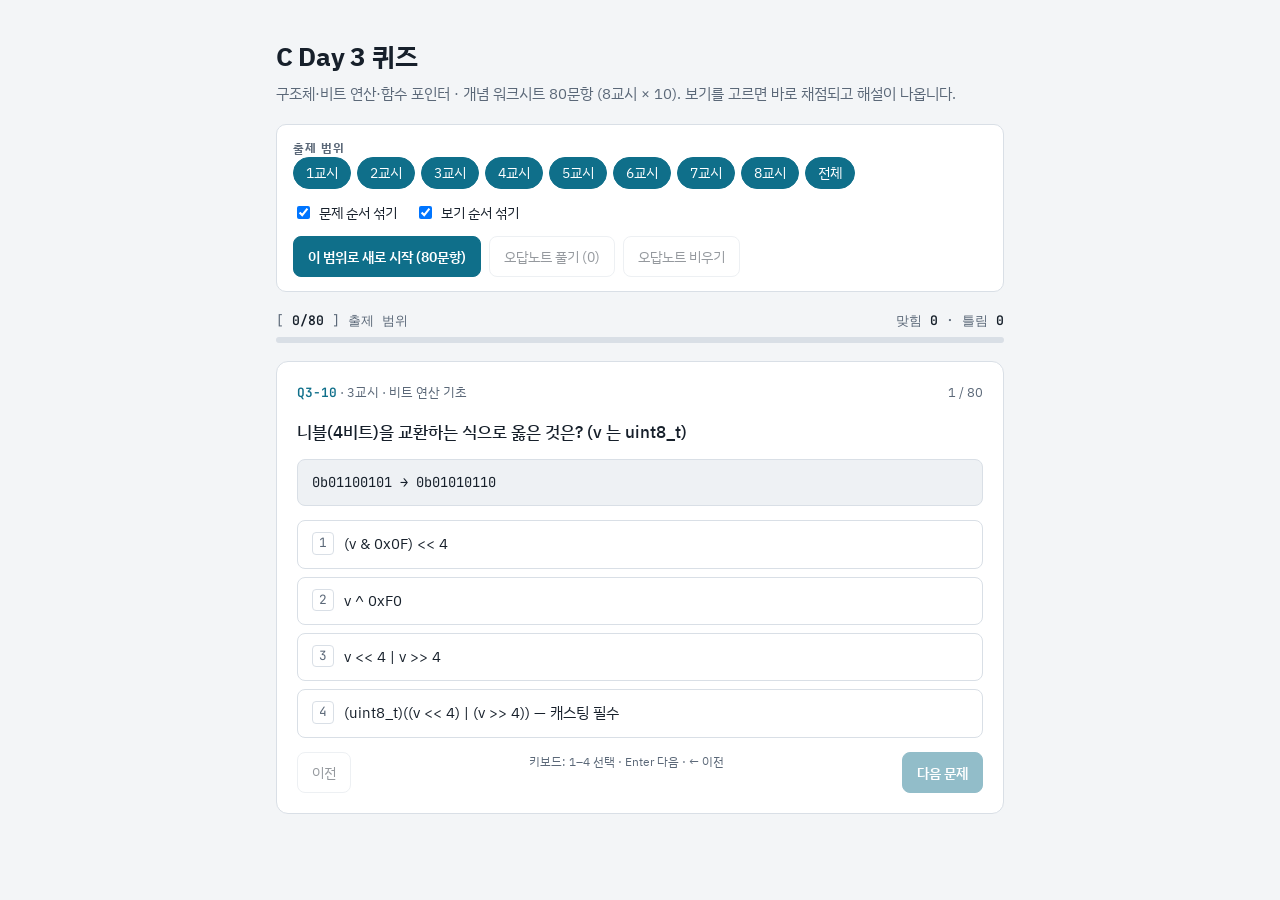
<file: C-day3/quiz.html>
<!DOCTYPE html>
<html lang="ko">
<head>
<meta charset="UTF-8">
<meta name="viewport" content="width=device-width, initial-scale=1.0">
<title>C Day 3 퀴즈</title>
<link rel="preconnect" href="https://fonts.googleapis.com">
<link rel="stylesheet" href="https://fonts.googleapis.com/css2?family=IBM+Plex+Sans+KR:wght@400;500;700&family=JetBrains+Mono:wght@400;600&display=swap">
<style>
/* Layout: one narrow study column — setup strip, a make-style progress line, one question card at a time */
:root{
  --bg:#f3f5f7; --surface:#ffffff; --fg:#17202b; --dim:#5b6878; --line:#d9dfe6;
  --accent:#0f6f8a; --accent-ink:#ffffff; --accent-soft:#e1f0f4;
  --ok:#1d7a3e; --ok-soft:#e3f3e8; --bad:#b4232f; --bad-soft:#fbe7e8; --warn:#9a5b00;
  --code-bg:#eef1f4;
  --f-body:"IBM Plex Sans KR","Apple SD Gothic Neo","Malgun Gothic",system-ui,sans-serif;
  --f-mono:"JetBrains Mono",ui-monospace,"SFMono-Regular",Consolas,monospace;
}
@media (prefers-color-scheme: dark){:root:not([data-theme="light"]){
  --bg:#0e141b; --surface:#151d27; --fg:#dde5ee; --dim:#8d9aab; --line:#263243;
  --accent:#4fb8d4; --accent-ink:#06222b; --accent-soft:#12303a;
  --ok:#58c98a; --ok-soft:#12301f; --bad:#f07a83; --bad-soft:#3a1519; --warn:#e8b04f;
  --code-bg:#0b1118; color-scheme:dark}}
:root[data-theme="dark"]{
  --bg:#0e141b; --surface:#151d27; --fg:#dde5ee; --dim:#8d9aab; --line:#263243;
  --accent:#4fb8d4; --accent-ink:#06222b; --accent-soft:#12303a;
  --ok:#58c98a; --ok-soft:#12301f; --bad:#f07a83; --bad-soft:#3a1519; --warn:#e8b04f;
  --code-bg:#0b1118; color-scheme:dark}
*{box-sizing:border-box}
body{background:var(--bg);color:var(--fg);font-family:var(--f-body);font-size:16px;line-height:1.6}
.wrap{max-width:760px;margin:0 auto;padding-inline:16px;padding-block:28px 64px;display:flex;flex-direction:column;gap:18px}
header h1{font-size:1.65rem;margin:0;text-wrap:balance;letter-spacing:-.01em}
header p{margin:4px 0 0;color:var(--dim);font-size:.92rem}
code,pre,.mono{font-family:var(--f-mono)}
code{background:var(--code-bg);padding:1px 5px;border-radius:4px;font-size:.88em}

.setup{display:flex;flex-direction:column;gap:12px;padding:14px 16px;border:1px solid var(--line);border-radius:10px;background:var(--surface)}
.label{font-size:.72rem;letter-spacing:.08em;text-transform:uppercase;color:var(--dim);font-weight:700}
.chips{display:flex;flex-wrap:wrap;gap:6px}
.chip{border:1px solid var(--line);background:transparent;color:var(--fg);border-radius:999px;padding:4px 12px;font:inherit;font-size:.86rem;cursor:pointer}
.chip[aria-pressed="true"]{background:var(--accent);border-color:var(--accent);color:var(--accent-ink)}
.row{display:flex;flex-wrap:wrap;gap:10px 18px;align-items:center}
.row label{display:flex;gap:6px;align-items:center;font-size:.9rem;cursor:pointer}
.btns{display:flex;flex-wrap:wrap;gap:8px}
.btn{font:inherit;font-size:.9rem;padding:8px 14px;border-radius:8px;border:1px solid var(--line);background:var(--surface);color:var(--fg);cursor:pointer}
.btn.primary{background:var(--accent);border-color:var(--accent);color:var(--accent-ink);font-weight:600}
.btn:disabled{opacity:.45;cursor:not-allowed}
:focus-visible{outline:2px solid var(--accent);outline-offset:2px}

.status{display:flex;flex-direction:column;gap:6px}
.statline{font-family:var(--f-mono);font-size:.82rem;color:var(--dim);display:flex;justify-content:space-between;gap:8px;flex-wrap:wrap;font-variant-numeric:tabular-nums}
.statline b{color:var(--fg);font-weight:600}
.bar{height:6px;border-radius:3px;background:var(--line);overflow:hidden;display:flex}
.bar i{display:block;height:100%}
.bar .g{background:var(--ok)} .bar .r{background:var(--bad)}

.card{background:var(--surface);border:1px solid var(--line);border-radius:12px;padding:20px;display:flex;flex-direction:column;gap:14px;min-width:0}
.qmeta{display:flex;justify-content:space-between;gap:8px;flex-wrap:wrap;font-size:.8rem;color:var(--dim)}
.qmeta .id{font-family:var(--f-mono);color:var(--accent);font-weight:600}
.prompt{font-size:1.06rem;font-weight:500;margin:0}
pre.qc{margin:0;background:var(--code-bg);border:1px solid var(--line);border-radius:8px;padding:12px 14px;overflow-x:auto;font-size:.86rem;line-height:1.55;white-space:pre}
.opts{display:flex;flex-direction:column;gap:8px}
.opt{display:flex;gap:10px;align-items:flex-start;text-align:left;font:inherit;font-size:.95rem;width:100%;padding:11px 14px;border:1px solid var(--line);border-radius:8px;background:transparent;color:var(--fg);cursor:pointer;min-width:0}
.opt .k{font-family:var(--f-mono);font-size:.8rem;color:var(--dim);border:1px solid var(--line);border-radius:4px;padding:0 6px;line-height:1.6;flex:none}
.opt span:last-child{min-width:0;overflow-wrap:anywhere}
.opt:hover:not(:disabled){border-color:var(--accent);background:var(--accent-soft)}
.opt:disabled{cursor:default}
.opt.ok{border-color:var(--ok);background:var(--ok-soft)}
.opt.ok .k{border-color:var(--ok);color:var(--ok)}
.opt.bad{border-color:var(--bad);background:var(--bad-soft)}
.opt.bad .k{border-color:var(--bad);color:var(--bad)}
.fb{border-left:3px solid var(--ok);background:var(--ok-soft);padding:10px 14px;border-radius:0 8px 8px 0;font-size:.92rem}
.fb.bad{border-color:var(--bad);background:var(--bad-soft)}
.fb .v{font-weight:700;margin-right:4px}
.fb .ok-t{color:var(--ok)} .fb .bad-t{color:var(--bad)}
.fb .src{display:block;margin-top:4px;font-size:.8rem;color:var(--dim)}
.nav{display:flex;justify-content:space-between;gap:8px;flex-wrap:wrap}
.hint{font-size:.78rem;color:var(--dim)}

.result h2{margin:0;font-size:1.3rem}
.log{font-family:var(--f-mono);font-size:.85rem;background:var(--code-bg);border:1px solid var(--line);border-radius:8px;padding:12px 14px;overflow-x:auto;white-space:pre;margin:0}
.log .w{color:var(--warn)} .log .e{color:var(--bad)} .log .o{color:var(--ok)}
.tbl{overflow-x:auto}
table{border-collapse:collapse;width:100%;font-size:.88rem;font-variant-numeric:tabular-nums}
th,td{border-bottom:1px solid var(--line);padding:7px 8px;text-align:left;vertical-align:top}
th{font-size:.72rem;letter-spacing:.06em;text-transform:uppercase;color:var(--dim)}
td.n{text-align:right;font-family:var(--f-mono)}
.wrong{display:flex;flex-direction:column;gap:10px}
.witem{border:1px solid var(--line);border-radius:8px;padding:12px 14px;font-size:.9rem;display:flex;flex-direction:column;gap:4px;min-width:0}
.witem .id{font-family:var(--f-mono);color:var(--accent);font-size:.8rem;font-weight:600}
.witem .my{color:var(--bad)} .witem .co{color:var(--ok);font-weight:600}
.witem .ex{color:var(--dim);font-size:.85rem}
.empty{color:var(--dim);font-size:.9rem}
@media (prefers-reduced-motion:no-preference){.opt,.chip,.btn{transition:background-color .12s,border-color .12s}}
</style>
</head>
<body>

<div class="wrap">
  <header>
    <h1>C Day 3 퀴즈</h1>
    <p>구조체·비트 연산·함수 포인터 · 개념 워크시트 80문항 (8교시 × 10). 보기를 고르면 바로 채점되고 해설이 나옵니다.</p>
  </header>

  <section class="setup" aria-label="출제 설정">
    <div>
      <div class="label">출제 범위</div>
      <div class="chips" id="chips"></div>
    </div>
    <div class="row">
      <label><input type="checkbox" id="shufQ" checked> 문제 순서 섞기</label>
      <label><input type="checkbox" id="shufO" checked> 보기 순서 섞기</label>
    </div>
    <div class="btns">
      <button class="btn primary" id="startBtn">이 범위로 새로 시작</button>
      <button class="btn" id="noteBtn">오답노트 풀기</button>
      <button class="btn" id="clearNoteBtn">오답노트 비우기</button>
    </div>
  </section>

  <section class="status" aria-live="polite">
    <div class="statline"><span id="statL"></span><span id="statR"></span></div>
    <div class="bar"><i class="g" id="barG"></i><i class="r" id="barR"></i></div>
  </section>

  <main id="stage"></main>
</div>

<script>
const Q=[{"t":"1교시 · 구조체 기초","anim":"D3-1 구조체 메모리 뷰어","qs":[{"p":"아래 코드에서 s 의 세 필드 값은 각각 무엇입니까?","c":"typedef struct { double t; int h; int d; } Reading;\nReading s = {.d = 150, .t = 36.9};","o":["36.9, 150, 0 — 지정한 순서대로","36.9, 0, 150 — 지정하지 않은 h 는 0","컴파일 에러 — 순서를 바꿀 수 없다","36.9, 쓰레기값, 150"],"a":1,"w":"지정 초기화(C99)는 필드 이름으로 값을 넣고, 빠진 필드는 0 으로 채웁니다.","an":"1교시 예제 1-1"},{"p":"구조체를 다른 변수에 대입한 뒤 복사본을 고쳤습니다. 출력은?","c":"Reading r = {25.3, 60, 120};\nReading c = r;\nc.t = 99.0;\nprintf(\"%.1f %.1f\\n\", r.t, c.t);","o":["99.0 99.0 — 같은 메모리를 가리킨다","25.3 99.0 — 통째로 복사된 독립 사본","컴파일 에러 — 구조체는 대입 불가","25.3 25.3"],"a":1,"w":"구조체 대입은 memcpy 와 같은 통째 복사입니다. 배열은 = 로 복사되지 않지만 구조체는 됩니다.","an":"D3-1 · c = r"},{"p":"p 가 r 을 가리킬 때 p-&gt;h 와 같은 뜻의 표현은 무엇입니까?","c":"Reading r = {25.3, 60, 120};\nReading *p = &amp;r;","o":["*p.h","(*p).h","p.h","&amp;p-&gt;h"],"a":1,"w":"-&gt; 는 (*p). 의 줄임입니다. *p.h 는 .이 * 보다 우선이라 *(p.h) 로 읽혀 에러입니다.","an":"D3-1 · p-&gt;h"},{"p":"구조체를 값으로 넘기는 함수를 호출한 뒤 r.t 는 얼마입니까?","c":"void bump(Reading r) { r.t += 1.0; }\n\nReading r = {25.0, 60, 120};\nbump(r);\nprintf(\"%.1f\\n\", r.t);","o":["26.0","25.0 — 복사본만 바뀜","컴파일 에러","0.0"],"a":1,"w":"Day 2 의 값 전달 그대로입니다. 16바이트 구조체가 복사되어 함수 안의 r 은 사본입니다. 원본을 바꾸려면 Reading *r 과 r-&gt;t.","an":"1교시 예제 1-2"},{"p":"배열 인자로 구조체 배열을 받는 함수입니다. a[i].t 와 같은 표현은 무엇입니까?","c":"double avg_t(const Reading *a, int n) {\n    double s = 0;\n    for (int i = 0; i &lt; n; i++) s += a[i].t;\n    return s / n;\n}","o":["(a + i)-&gt;t","a-&gt;t[i]","*a.t + i","a[i]-&gt;t"],"a":0,"w":"a[i] 는 *(a + i) 이고 그 구조체의 필드이므로 (a + i)-&gt;t 와 같습니다. a[i]-&gt;t 는 a[i] 가 포인터가 아니라 에러.","an":"1교시 예제 1-2"},{"p":"구조체 두 개가 같은지 == 로 비교하면 어떻게 됩니까?","c":"Reading a = {25.3, 60, 120}, b = {25.3, 60, 120};\nif (a == b) printf(\"same\\n\");","o":["same 이 출력된다","컴파일 에러 — 구조체에는 == 가 없다","주소를 비교해 거짓","런타임 에러"],"a":1,"w":"C 는 구조체 비교 연산자를 제공하지 않습니다. 필드별로 비교하는 함수를 씁니다. memcmp 는 패딩 때문에 믿을 수 없습니다.","an":"1교시 예제 1-3"},{"p":"구조체 안의 배열 필드는 대입 시 어떻게 됩니까?","c":"typedef struct { char id[8]; double t; } Node;\nNode a = {\"ESP-01\", 25.3};\nNode b = a;\nb.id[0] = 'X';\nprintf(\"%s %s\\n\", a.id, b.id);","o":["XSP-01 XSP-01 — 배열은 주소만 복사","ESP-01 XSP-01 — 구조체 안의 배열도 통째로 복사","컴파일 에러","ESP-01 ESP-01"],"a":1,"w":"구조체 대입은 안의 배열까지 바이트 단위로 복사합니다. 배열 단독으로는 = 가 안 되지만 구조체에 싸면 됩니다.","an":"1교시 빈칸 1-1"},{"p":"함수가 구조체 배열 중 하나를 골라 돌려줄 때 아래 반환형을 쓴 이유는?","c":"const Node *hottest(const Node *a, int n);","o":["속도","호출자가 결과를 읽기만 하게 하고 복사를 피하기 위해","구조체는 값으로 반환 불가","NULL 을 돌려주기 위해"],"a":1,"w":"포인터 반환은 8바이트 복사로 끝나고, const 는 호출자가 원본 배열을 수정하지 못하게 합니다.","an":"1교시 빈칸 1-1"},{"p":"구조체를 함수 인자로 넘길 때 기본으로 권장하는 형태는?","c":"","o":["Reading r — 값","Reading *r","const Reading *r — 읽기만 할 때","Reading &amp;r"],"a":2,"w":"큰 구조체 복사를 피하고 수정 의도를 타입으로 드러냅니다. 수정해야 할 때만 const 를 뺍니다. &amp; 참조는 C++ 문법.","an":"1교시 예제 1-2"},{"p":"sizeof(Reading) 은 얼마입니까? (double t; int h; int d;)","c":"","o":["12","16","20","24"],"a":1,"w":"8 + 4 + 4 = 16. 이 경우엔 패딩 없이 딱 맞습니다. 순서가 다르면 달라집니다 — 2교시.","an":"D3-1"}]},{"t":"2교시 · 패딩·정렬·공용체·열거형","anim":"D3-2 패딩 실험실","qs":[{"p":"아래 구조체의 sizeof 가 6 이 아니라 12 인 이유는?","c":"typedef struct { char id; int v; char f; } Bad;","o":["int 가 8바이트라서","int 는 4의 배수 주소에 놓여야 해서 id 뒤 3바이트, 그리고 전체를 4의 배수로 맞추려 f 뒤 3바이트 패딩","char 가 4바이트로 저장돼서","컴파일러 버그"],"a":1,"w":"정렬 규칙 ①(필드는 자기 크기 배수 주소) ②(전체 크기는 최대 필드 배수) 두 가지가 모두 작동합니다.","an":"D3-2 · char int char"},{"p":"같은 필드를 순서만 바꿨습니다. sizeof 는?","c":"typedef struct { int v; char id; char f; } Good;","o":["12","8","6","4"],"a":1,"w":"v(0~3) id(4) f(5) 뒤에 2바이트 패딩으로 8. 큰 필드부터 놓으면 패딩이 줄어듭니다.","an":"D3-2 · 순서 바꾸기"},{"p":"offsetof(Bad, f) 의 값은? (Bad = char id; int v; char f;)","c":"","o":["5","6","8","9"],"a":2,"w":"id@0, 패딩 1~3, v@4~7, f@8. offsetof 는 &lt;stddef.h&gt; 의 매크로입니다.","an":"2교시 예제 2-1"},{"p":"#pragma pack(1) 을 쓰면 무엇을 얻고 무엇을 잃습니까?","c":"#pragma pack(push, 1)\ntypedef struct { char id; int v; char f; } Packed;   // sizeof 6\n#pragma pack(pop)","o":["크기 감소, 손해 없음","패딩이 사라지지만 정렬되지 않은 접근이 생겨 x86 은 느려지고 일부 MCU 는 죽는다","컴파일이 빨라진다","이식성이 좋아진다"],"a":1,"w":"통신 프레임과 1:1 대응할 때 유혹적이지만, 안전한 답은 Day 2 의 바이트 조립입니다.","an":"2교시 예제 2-2"},{"p":"union 의 크기와 멤버의 관계로 옳은 것은?","c":"typedef union { uint32_t w; uint8_t b[4]; float f; } Word;","o":["12바이트, 멤버가 순서대로 놓인다","4바이트, 모든 멤버가 같은 자리를 공유한다","4바이트, 마지막 멤버만 저장된다","16바이트"],"a":1,"w":"union 크기 = 가장 큰 멤버. 한 자리를 여러 이름으로 읽는 것이라 마지막에 쓴 멤버의 값만 의미가 있습니다.","an":"2교시 예제 2-3"},{"p":"아래 코드의 출력은? (리틀 엔디안)","c":"Word x;\nx.w = 0x11223344;\nprintf(\"%02X %02X\\n\", x.b[0], x.b[3]);","o":["11 44","44 11","00 00","컴파일 에러"],"a":1,"w":"같은 4바이트를 바이트 배열로 읽으면 리틀 엔디안 순서 44 33 22 11 이 보입니다. Day 1 4교시의 캐스팅을 union 으로 한 것.","an":"D3-2 · union"},{"p":"x.f = 1.0f 을 넣은 뒤 x.w 를 16진수로 찍으면 0x3F800000 이 나옵니다. 이것은 무엇을 보여줍니까?","c":"","o":["float 이 int 로 변환된 값 1","float 1.0 의 IEEE 754 비트 패턴 — union 으로 실수의 내부 표현을 볼 수 있다","오류 값","컴파일러 최적화"],"a":1,"w":"센서가 float 을 4바이트로 보낼 때 b[] 에 받아 f 로 읽는 것이 union 의 전형적 용도입니다.","an":"2교시 예제 2-3"},{"p":"enum 선언에서 각 이름의 값은?","c":"typedef enum { ST_IDLE, ST_HEAT, ST_COOL, ST_ALERT, ST_COUNT } State;","o":["모두 0","0, 1, 2, 3, 4 — 순서대로","1, 2, 3, 4, 5","정해지지 않음"],"a":1,"w":"첫 값이 0 이고 하나씩 증가합니다. 마지막 ST_COUNT 가 자동으로 \"상태 개수\"가 되는 관용구입니다.","an":"2교시 예제 2-4"},{"p":"enum 마지막에 ST_COUNT 를 두는 이유는?","c":"static const char *NAME[ST_COUNT] = {\"IDLE\",\"HEAT\",\"COOL\",\"ALERT\"};\nfor (int i = 0; i &lt; ST_COUNT; i++) ...","o":["문법 규칙","상태를 추가해도 배열 크기와 루프 상한이 자동으로 맞기 때문","enum 은 마지막 값이 필요해서","디버깅용"],"a":1,"w":"7교시 상태 머신 테이블의 크기가 이 값입니다. 상태 하나 추가 = enum 한 줄.","an":"2교시 예제 2-4"},{"p":"enum 변수에 범위 밖 값을 대입하면?","c":"State st = 99;\nswitch (st) { ... }","o":["컴파일 에러","컴파일되고 실행된다 — enum 은 int 라서. default 로 방어해야","런타임 예외","자동으로 0 이 된다"],"a":1,"w":"C 의 enum 은 타입 검사가 느슨합니다. 테이블 인덱스로 쓸 때 범위 검사가 필요한 이유.","an":"2교시 예제 2-4"}]},{"t":"3교시 · 비트 연산 기초","anim":"D3-3 비트 연산기","qs":[{"p":"아래 연산의 결과를 2진수로 쓰면?","c":"uint8_t a = 0b10110010;\na &amp; 0x0F","o":["0b10110010","0b00000010 — 하위 4비트만 남음","0b10110000","0b00001111"],"a":1,"w":"AND 는 마스크가 1 인 자리만 통과시킵니다. 0x0F = 00001111 이므로 하위 니블만 남습니다.","an":"D3-3 · a &amp; 0x0F"},{"p":"a | 0x01 의 결과는? (a = 0b10110010)","c":"","o":["0b10110011 — 최하위 비트가 켜짐","0b00000001","0b10110010","0b01001101"],"a":0,"w":"OR 은 1 을 이기지 못합니다. 마스크의 1 자리가 무조건 1 이 되므로 \"켜기\"에 씁니다.","an":"D3-3 · a | b"},{"p":"a ^ 0xFF 의 결과는? (a = 0b10110010)","c":"","o":["0b10110010","0b01001101 — 전부 반전","0b11111111","0b00000000"],"a":1,"w":"XOR 1 은 반전입니다. 0xFF 와 XOR 하면 ~a 와 같고, XOR 은 같은 값을 두 번 하면 원래대로 돌아옵니다.","an":"D3-3 · a ^ 0xFF"},{"p":"8비트 변수인데 a &lt;&lt; 1 이 356 이 나온 이유는?","c":"uint8_t a = 178;   // 0b10110010\nprintf(\"%d\\n\", a &lt;&lt; 1);   // 356","o":["printf 버그","uint8_t 는 연산 전에 int 로 정수 승격되어 8비트로 잘리지 않기 때문","&lt;&lt; 는 두 배가 아니라서","a 가 부호 있는 값이라"],"a":1,"w":"Day 1 5교시의 정수 승격입니다. 8비트로 자르려면 (uint8_t)(a &lt;&lt; 1) 로 캐스팅. ~a 도 같은 이유로 캐스팅 필요.","an":"3교시 예제 3-1"},{"p":"n 번 비트를 끄는 올바른 관용구는?","c":"","o":["reg |= (1u &lt;&lt; n)","reg &amp;= ~(1u &lt;&lt; n)","reg ^= (1u &lt;&lt; n)","reg &amp;= (1u &lt;&lt; n)"],"a":1,"w":"그 자리만 0 인 마스크(~(1&lt;&lt;n))와 AND. reg &amp;= (1&lt;&lt;n) 은 그 비트만 남기고 나머지를 전부 끄는 것이라 반대입니다.","an":"3교시 예제 3-2"},{"p":"n 번 비트가 켜져 있는지 검사하는 식은?","c":"","o":["reg &amp; n","(reg &gt;&gt; n) &amp; 1","reg &lt;&lt; n","reg == (1 &lt;&lt; n)"],"a":1,"w":"검사할 비트를 0번 자리로 내린 뒤 1 과 AND. reg &amp; (1u &lt;&lt; n) 도 되지만 결과가 0/1 이 아니라 0/2ⁿ 입니다.","an":"3교시 예제 3-2"},{"p":"비트 8~15 를 0xAB 로 바꾸는 올바른 코드는? (reg = 0x12345678)","c":"reg = ____;\n// 기대: 0x1234AB78","o":["reg | (0xABu &lt;&lt; 8)","(reg &amp; ~(0xFFu &lt;&lt; 8)) | (0xABu &lt;&lt; 8) — 먼저 지우고 넣는다","reg ^ (0xABu &lt;&lt; 8)","reg &amp; (0xABu &lt;&lt; 8)"],"a":1,"w":"OR 만 하면 기존 0x56 과 섞여 0xFF 가 됩니다. 필드 쓰기는 항상 AND NOT 으로 지운 뒤 OR.","an":"3교시 예제 3-3"},{"p":"1 &lt;&lt; 31 대신 1u &lt;&lt; 31 을 써야 하는 이유는?","c":"","o":["더 빠르다","int 에서 1 &lt;&lt; 31 은 부호 비트로 넘어가는 signed 오버플로(정의되지 않은 동작)이기 때문","u 가 없으면 컴파일 에러","결과가 같아서 상관없다"],"a":1,"w":"레지스터 조작은 항상 unsigned 로 합니다. 최상위 비트를 다룰 때 특히 중요합니다.","an":"3교시 예제 3-2"},{"p":"음수를 오른쪽 시프트하면?","c":"int8_t neg = -8;\nprintf(\"%d\\n\", neg &gt;&gt; 1);","o":["항상 -4","대부분 -4 (산술 시프트) 이지만 C 표준상 구현 정의 — 컴파일러마다 다를 수 있다","항상 124","컴파일 에러"],"a":1,"w":"signed 시프트는 결과가 보장되지 않습니다. 비트 연산은 unsigned 로만 하는 것이 규칙.","an":"3교시 예제 3-4"},{"p":"니블(4비트)을 교환하는 식으로 옳은 것은? (v 는 uint8_t)","c":"0b01100101 → 0b01010110","o":["v &lt;&lt; 4 | v &gt;&gt; 4","(uint8_t)((v &lt;&lt; 4) | (v &gt;&gt; 4)) — 캐스팅 필수","v ^ 0xF0","(v &amp; 0x0F) &lt;&lt; 4"],"a":1,"w":"v &lt;&lt; 4 가 int 로 승격되어 상위 비트가 남으므로 8비트로 캐스팅해야 합니다. ④는 상위만 채우고 하위가 0.","an":"3교시 빈칸 3-1"}]},{"t":"4교시 · 비트 연산 실전","anim":"D3-4 가상 GPIO 레지스터","qs":[{"p":"GPIO_SET 매크로의 본문으로 옳은 것은?","c":"#define GPIO_SET(pin)  ____","o":["(GPIO_OUT = (1u &lt;&lt; (pin)))","(GPIO_OUT |= (1u &lt;&lt; (pin)))","(GPIO_OUT &amp;= (1u &lt;&lt; (pin)))","(GPIO_OUT + (pin))"],"a":1,"w":"= 는 다른 핀을 전부 꺼 버리고, &amp;= 는 그 핀만 남기고 나머지를 끕니다. 다른 핀을 건드리지 않고 켜려면 |=.","an":"D3-4 · GPIO_SET"},{"p":"아래 순서대로 실행한 뒤 GPIO_OUT 의 값은? (PIN_LED_R=2, PIN_LED_G=4)","c":"GPIO_SET(PIN_LED_R);\nGPIO_SET(PIN_LED_G);\nGPIO_CLR(PIN_LED_R);","o":["0x00000004","0x00000010 — 비트 4 만 남음","0x00000014","0x00000000"],"a":1,"w":"비트 2 켬(0x04) → 비트 4 켬(0x14) → 비트 2 끔(0x10).","an":"4교시 예제 4-1"},{"p":"d &amp; FLAG_ALARM 이 참일 때 값은? (FLAG_ALARM = 1u &lt;&lt; 5)","c":"uint8_t d = 120;   // 0b01111000\nint v = d &amp; FLAG_ALARM;","o":["1","32 — 마스크 값 자체","5","0"],"a":1,"w":"AND 결과는 그 비트 자리의 값(2⁵=32)입니다. 0/1 이 필요하면 !!(d &amp; FLAG_ALARM) 또는 (d &gt;&gt; 5) &amp; 1.","an":"4교시 예제 4-2"},{"p":"!!(x) 관용구의 역할은?","c":"","o":["x 를 반전한다","0 이 아닌 값을 1 로, 0 은 0 으로 만든다","x 를 두 배로","비트를 센다"],"a":1,"w":"! 를 두 번 적용하면 논리값(0/1)으로 정규화됩니다. 플래그를 출력하거나 저장할 때 씁니다.","an":"4교시 예제 4-2"},{"p":"D=120 (0b01111000) 의 하위 4비트를 신호 세기로 읽으면?","c":"#define LEVEL_MASK 0x0Fu\nd &amp; LEVEL_MASK","o":["7","8","120","15"],"a":1,"w":"0b01111000 의 하위 4비트는 1000 = 8. 상위 4비트(0111)는 개별 플래그로 해석했습니다.","an":"4교시 예제 4-2"},{"p":"XOR 체크섬이 프레임 검증에 쓰일 수 있는 이유는?","c":"uint8_t cs = 0;\nfor (; *s &amp;&amp; *s != '*'; s++) cs ^= (uint8_t)*s;","o":["XOR 이 가장 빠른 연산이라","한 글자만 바뀌어도 결과가 달라지고, 같은 값을 두 번 XOR 하면 원래대로 돌아오기 때문","XOR 은 항상 0 이라","오류를 고칠 수 있어서"],"a":1,"w":"NMEA(GPS) 의 $…*hh 가 이 방식입니다. 검출은 되지만 정정은 못 합니다(CRC 도 마찬가지).","an":"4교시 예제 4-3"},{"p":"리틀 엔디안 두 바이트를 uint16_t 로 조립하는 식은?","c":"uint8_t buf[2] = {0x2C, 0x01};   // 300","o":["buf[0] &lt;&lt; 8 | buf[1]","buf[0] | (buf[1] &lt;&lt; 8)","buf[0] + buf[1]","(buf[0] &lt;&lt; 8) + (buf[1] &lt;&lt; 8)"],"a":1,"w":"낮은 주소가 하위 바이트입니다. buf[1] 을 8비트 올려 상위로 보내고 OR.","an":"4교시 빈칸 4-1"},{"p":"16비트 값에서 상위 바이트를 꺼내는 식은?","c":"uint16_t v = 0x012C;\nuint8_t hi = ____;   // 0x01","o":["v &amp; 0xFF","(v &gt;&gt; 8) &amp; 0xFF","v &lt;&lt; 8","v / 2"],"a":1,"w":"8비트 내려서 하위 8비트만 남깁니다. &amp; 0xFF 는 16비트 값에서는 생략 가능하지만 습관으로 붙입니다.","an":"4교시 빈칸 4-1"},{"p":"두 16비트 값을 32비트 하나로 합치는 식은?","c":"uint16_t dist = 300, hum = 60;\nuint32_t packed = ____;   // 0x012C003C","o":["dist | hum","((uint32_t)dist &lt;&lt; 16) | hum","dist + hum","dist &lt;&lt; 8 | hum"],"a":1,"w":"상위 16비트에 dist, 하위 16비트에 hum. 캐스팅은 dist 가 int 로 승격되어 안전하지만 명시하는 것이 좋습니다.","an":"4교시 빈칸 4-1"},{"p":"gpio.h 에서 GPIO_OUT 을 extern uint32_t 로 둔 이유와 다음 주의 변화는?","c":"extern uint32_t GPIO_OUT;\n// 실제 MCU: #define GPIO_OUT (*(volatile uint32_t *)0x3FF44004)","o":["PC 에서는 진짜 주소가 없어 변수로 흉내 내고, MCU 에서는 이 한 줄만 주소 캐스팅으로 바꾸면 매크로들은 그대로 쓴다","extern 이 더 빠르다","MCU 에서는 매크로를 전부 다시 쓴다","차이 없다"],"a":0,"w":"하드웨어 의존 부분을 한 줄에 가두는 것이 이식성 있는 임베디드 코드의 기본 구조입니다.","an":"4교시 예제 4-1 · 5교시 예제 5-4"}]},{"t":"5교시 · 매크로·volatile·메모리 맵","anim":"D3-5 매크로 전개기","qs":[{"p":"아래 매크로로 SQ(1 + 2) 를 계산하면?","c":"#define SQ(x) x * x\nprintf(\"%d\\n\", SQ(1 + 2));","o":["9","5 — 1 + 2 * 1 + 2 로 치환된다","6","컴파일 에러"],"a":1,"w":"매크로는 인자를 계산하지 않고 글자를 그대로 붙여 넣습니다. * 가 + 보다 먼저라 5.","an":"D3-5 · SQ(1+2)"},{"p":"전체를 감싸는 괄호가 없는 매크로로 100 / SQ(5) 를 계산하면?","c":"#define SQ(x) (x) * (x)\nprintf(\"%d\\n\", 100 / SQ(5));","o":["4","100 — 100 / 5 * 5 로 읽힌다","20","컴파일 에러"],"a":1,"w":"같은 우선순위는 왼쪽부터. ((x) * (x)) 처럼 전체 괄호가 있어야 100 / 25 = 4.","an":"D3-5 · 100/SQ(5)"},{"p":"i = 3 일 때 아래 호출 후 i 의 값은?","c":"#define MAX(a, b) ((a) &gt; (b) ? (a) : (b))\nint r = MAX(i++, 2);","o":["4","5 — i++ 가 두 번 평가된다","3","정의되지 않음(컴파일러마다)"],"a":1,"w":"치환 후 i++ 가 조건과 결과 자리에 각각 나타나 두 번 실행됩니다. 부수효과 있는 인자는 매크로에 넣지 마세요.","an":"D3-5 · MAX(i++, 2)"},{"p":"함수형 매크로 대신 권장하는 대안은?","c":"static inline uint16_t sq(uint16_t x) { return x * x; }","o":["#define 을 더 많이","static inline 함수 — 타입 검사가 되고 인자가 한 번만 평가된다","전역 함수","매크로가 항상 더 낫다"],"a":1,"w":"bits.h 의 print_bin8 이 이 형태입니다. 성능은 같고 매크로의 함정이 없습니다.","an":"5교시 예제 5-1"},{"p":"-DDEBUG 옵션은 무엇과 같습니까?","c":"$ gcc -DDEBUG dbg.c -o dbg","o":["디버거 실행","소스 첫 줄에 #define DEBUG 를 쓴 것","-g 와 같다","최적화 끄기"],"a":1,"w":"#ifdef DEBUG 블록이 켜집니다. -g(디버그 정보)와는 다른 옵션입니다.","an":"5교시 예제 5-2"},{"p":"릴리스 빌드에서 아래 LOG 가 남기는 코드는?","c":"#ifdef DEBUG\n#  define LOG(fmt, ...) fprintf(stderr, ...)\n#else\n#  define LOG(fmt, ...) ((void)0)\n#endif","o":["빈 함수 호출","아무 코드도 남지 않는다 — 플래시·속도 비용 0","fprintf 가 남지만 실행 안 됨","컴파일 에러"],"a":1,"w":"((void)0) 은 아무것도 하지 않는 식입니다. 조건부 컴파일은 런타임 if 와 달리 코드 자체를 없앱니다.","an":"5교시 예제 5-2"},{"p":"volatile 이 컴파일러에게 하는 지시는?","c":"volatile uint32_t hw_flag = 0;\nwhile (hw_flag == 0) {}","o":["변수를 레지스터에 캐시하라","이 변수는 밖에서 바뀔 수 있으니 매번 메모리에서 다시 읽고 접근을 생략하지 마라","스레드 안전하게 만들어라","값을 상수로 취급하라"],"a":1,"w":"volatile 이 없으면 -O2 가 \"아무도 안 바꾸니 무한 루프\"로 최적화할 수 있습니다.","an":"5교시 예제 5-3"},{"p":"volatile 이 반드시 필요한 곳이 아닌 것은?","c":"","o":["하드웨어 레지스터","인터럽트 핸들러가 바꾸는 플래그","다른 스레드가 바꾸는 플래그(동기화는 별도)","루프 안의 일반 카운터"],"a":3,"w":"일반 지역 변수에 volatile 을 붙이면 최적화만 막힙니다. 밖에서 바뀌는 것에만.","an":"5교시 예제 5-3"},{"p":"아래 매크로를 읽는 순서로 옳은 것은?","c":"#define GPIO_OUT_REG (*(volatile uint32_t *)0x3FF44004)","o":["주소를 volatile uint32_t 포인터로 캐스팅한 뒤 역참조 → 그 주소를 변수처럼 쓴다","uint32_t 를 주소로 바꾼다","포인터 배열","함수 호출"],"a":0,"w":"이렇게 정의하면 GPIO_OUT_REG |= … 처럼 일반 변수 문법으로 레지스터에 씁니다. 메모리 맵 I/O 의 표준 형태.","an":"5교시 예제 5-4"},{"p":"ARRAY_LEN 매크로를 포인터에 쓰면?","c":"#define ARRAY_LEN(a) (sizeof(a) / sizeof((a)[0]))\nvoid f(int *p) { printf(\"%zu\\n\", ARRAY_LEN(p)); }","o":["배열 길이","2 — 8 / 4, 포인터 크기를 나눈 것","컴파일 에러","0"],"a":1,"w":"Day 2 의 감쇠 함정 그대로입니다. 배열 선언이 보이는 곳에서만 씁니다.","an":"5교시 빈칸 5-1"}]},{"t":"6교시 · 함수 포인터","anim":"D3-6 함수 포인터 테이블","qs":[{"p":"아래 선언을 올바르게 읽은 것은?","c":"int (*op)(int, int);","o":["int 포인터를 돌려주는 함수 op","(int, int) 를 받아 int 를 돌려주는 함수의 포인터 op","int 배열 op","두 int 를 담는 구조체"],"a":1,"w":"괄호가 *op 를 먼저 묶습니다. 괄호를 빼면 int *op(int, int) — int 포인터를 돌려주는 함수 선언이 됩니다.","an":"6교시 예제 6-1"},{"p":"함수 이름을 함수 포인터에 대입하면 무엇이 들어갑니까?","c":"op = add;\nprintf(\"%p %p\\n\", (void *)add, (void *)op);   // 같은 값","o":["함수의 반환값","함수 코드의 주소","함수 복사본","컴파일 에러 — &amp;add 가 필요"],"a":1,"w":"배열 이름이 첫 요소 주소로 감쇠하듯 함수 이름은 함수 주소입니다. &amp;add 도 같은 값.","an":"D3-6"},{"p":"typedef 로 함수 포인터 타입에 이름을 붙이는 올바른 형태는?","c":"","o":["typedef int BinOp(int, int)*;","typedef int (*BinOp)(int, int);","typedef (int, int) -&gt; int BinOp;","typedef int *BinOp(int, int);"],"a":1,"w":"선언과 같은 모양에서 변수 이름 자리에 타입 이름이 옵니다. 이후 BinOp op; 로 씁니다.","an":"6교시 예제 6-2"},{"p":"함수 포인터 배열로 연산을 골랐습니다. 출력은?","c":"static const BinOp OPS[] = { add, sub, mul };\nprintf(\"%d\\n\", OPS[2](7, 3));","o":["10","4","21","컴파일 에러"],"a":2,"w":"OPS[2] 는 mul 의 주소. 그 주소로 점프해 7 * 3 = 21. switch 없는 분기입니다.","an":"D3-6 · OPS[2]"},{"p":"qsort 의 네 인자는 순서대로 무엇입니까?","c":"qsort(log, n, sizeof log[0], cmp_temp);","o":["배열, 요소 크기, 개수, 비교 함수","배열, 요소 개수, 요소 크기, 비교 함수","비교 함수, 배열, 개수, 크기","배열, 개수, 비교 함수, 크기"],"a":1,"w":"앞 세 인자는 Day 2 \"길이를 같이 넘겨라\"의 완성형(감쇠 때문), 넷째가 함수 포인터.","an":"6교시 예제 6-3"},{"p":"비교 함수의 매개변수가 const void * 인 이유는?","c":"int cmp_temp(const void *a, const void *b) {\n    const Reading *x = a, *y = b;\n    ...\n}","o":["속도","qsort 는 요소의 타입을 모르므로 아무 타입이나 받을 수 있게 하고, 비교 함수가 원래 타입으로 되돌린다","void 가 int 보다 작아서","C 문법 규칙"],"a":1,"w":"라이브러리는 타입을 모르고, 비교 함수만 압니다. 이것이 C 의 다형성(제네릭) 방식입니다.","an":"6교시 예제 6-3"},{"p":"double 을 비교하는 함수에서 아래 형태를 쓰는 이유는?","c":"return (x-&gt;t &gt; y-&gt;t) - (x-&gt;t &lt; y-&gt;t);","o":["더 빠르다","반환형이 int 라 x-&gt;t - y-&gt;t 의 소수부가 잘려 0.3 차이가 0 이 되기 때문","double 은 빼기가 안 돼서","정렬 방향을 바꾸려고"],"a":1,"w":"-1/0/1 을 안전하게 만드는 관용구입니다. int 뺄셈도 오버플로가 있어 이 형태가 모든 타입에 안전합니다.","an":"6교시 예제 6-3"},{"p":"내림차순 비교 함수를 만드는 가장 간단한 방법은?","c":"int cmp_hum_desc(const void *a, const void *b) {\n    return ((const Reading *)____)-&gt;h - ((const Reading *)____)-&gt;h;\n}","o":["a, b 순서 그대로","b, a — 순서를 바꾼다","-a, -b","비교 결과에 100 을 더한다"],"a":1,"w":"비교 함수가 \"a 가 앞이면 음수\"를 돌려주므로 인자를 바꾸면 순서가 뒤집힙니다.","an":"6교시 예제 6-3"},{"p":"int 뺄셈으로 비교 함수를 만들면 어떤 위험이 있습니까?","c":"return *(const int *)a - *(const int *)b;","o":["없음","INT_MAX - (-1) 같은 경우 오버플로로 부호가 뒤집혀 잘못 정렬된다","항상 0 이 된다","컴파일 에러"],"a":1,"w":"값이 작을 때만 우연히 맞습니다. (x &gt; y) - (x &lt; y) 를 습관으로.","an":"6교시 예제 6-4"},{"p":"함수 포인터를 매개변수로 받는 함수 선언으로 옳은 것은?","c":"void apply(double *a, int n, ____);\napply(temps, 3, c_to_f);","o":["double f(double)","double (*f)(double)","double *f(double)","f(double)"],"a":1,"w":"매개변수 자리에 함수 포인터 선언을 그대로 씁니다. 호출할 때는 함수 이름만 넘깁니다.","an":"6교시 빈칸 6-1"}]},{"t":"7교시 · 콜백과 상태 머신","anim":"D3-7 상태 머신 시뮬레이터","qs":[{"p":"콜백 패턴을 가장 잘 설명한 것은?","c":"void register_alert(Callback cb) { on_alert = cb; }\nvoid feed(double t) { if (t &gt; 35.0 &amp;&amp; on_alert) on_alert(t); }","o":["함수가 자기 자신을 부른다","\"이 이벤트가 생기면 이 함수를 불러라\"라고 미리 등록해 두고, 라이브러리가 나중에 호출한다","함수를 복사한다","재귀"],"a":1,"w":"feed 를 짠 사람은 beep 이 존재하는지 모릅니다. 인터럽트·타이머·버튼 이벤트가 전부 이 패턴.","an":"7교시 예제 7-1"},{"p":"콜백을 호출하기 전에 &amp;&amp; on_alert 를 검사하는 이유는?","c":"","o":["속도","등록된 콜백이 없을 때(NULL) 호출하면 세그폴트이기 때문","on_alert 가 항상 참이라","문법 규칙"],"a":1,"w":"Day 2 1교시: NULL 역참조는 죽습니다. 함수 포인터도 포인터입니다.","an":"7교시 예제 7-1"},{"p":"상태 머신 핵심 한 줄의 뜻은?","c":"State next = TABLE[st](temps[i]);","o":["배열의 st 번째 온도를 읽는다","현재 상태 st 를 인덱스로 핸들러 함수를 꺼내 호출하고, 반환값이 다음 상태","st 를 temps 로 바꾼다","컴파일 에러"],"a":1,"w":"switch 없이 \"상태 = 인덱스\". 상태를 추가하면 enum 한 줄 + 핸들러 + 테이블 한 항목.","an":"D3-7"},{"p":"COOL 상태에서 온도 36.0 이 들어오면 다음 상태와 핀은?","c":"static State on_cool(double t) { GPIO |= BIT_FAN; if (t &gt; 35) return ST_ALERT; if (t &lt;= 26) return ST_IDLE; return ST_COOL; }","o":["IDLE, 모두 꺼짐","ALERT, FAN 켜짐 (0x2)","COOL, 변화 없음","HEAT"],"a":1,"w":"핸들러가 먼저 FAN 을 켜고(0x2), 36 &gt; 35 이므로 ALERT 를 돌려줍니다. ALARM 은 다음 틱에 on_alert 가 켭니다.","an":"D3-7 · 36"},{"p":"테이블을 아래처럼 잘못 썼을 때 일어나는 일은?","c":"static const Handler TABLE[ST_COUNT] = { on_idle, on_cool, on_heat, on_alert };   // HEAT/COOL 바뀜","o":["컴파일 에러","컴파일·실행 모두 되지만 HEAT 상태에서 팬이 돌고 COOL 에서 히터가 켜진다","런타임 에러","자동으로 정렬된다"],"a":1,"w":"오늘의 함정은 조용히 틀립니다. 지정 초기화 [ST_HEAT] = on_heat 로 enum 과 묶어 막습니다.","an":"7교시 예제 7-3"},{"p":"지정 초기화의 장점은?","c":"{ [ST_IDLE] = on_idle, [ST_HEAT] = on_heat, [ST_COOL] = on_cool, [ST_ALERT] = on_alert }","o":["더 빠르다","enum 값과 핸들러가 이름으로 묶여 순서가 바뀌어도 어긋나지 않는다","메모리 절약","문법 규칙"],"a":1,"w":"enum 순서를 바꾸거나 상태를 중간에 끼워 넣어도 안전합니다.","an":"7교시 예제 7-3"},{"p":"핸들러 함수의 반환값이 뜻하는 것은?","c":"typedef State (*Handler)(double);","o":["오류 코드","다음 상태","핀 값","온도"],"a":1,"w":"현재 상태의 핸들러가 조건을 보고 \"어디로 갈지\"를 돌려주면 main 이 st 를 갱신합니다.","an":"D3-7"},{"p":"상태별 체류 횟수를 세는 배열을 enum 크기로 잡은 이유는?","c":"int visits[ST_COUNT] = {0};\nvisits[st]++;","o":["문법 규칙","상태 값을 그대로 인덱스로 써서 switch 없이 세고, 상태가 늘어도 자동으로 맞기 때문","메모리 절약","enum 은 배열이라"],"a":1,"w":"2교시 ST_COUNT 관용구의 활용입니다. NAME[] 테이블과 인덱스를 공유합니다.","an":"8교시 뼈대"},{"p":"여러 콜백을 등록할 수 있는 시스템에서 등록 함수가 0 을 돌려주는 경우는?","c":"int on_button(Handler h) {\n    if (n_handlers &gt;= MAX_HANDLERS) return 0;\n    handlers[n_handlers++] = h;\n    return 1;\n}","o":["등록 성공","배열이 가득 차서 더 등록할 수 없을 때","h 가 NULL 일 때만","항상"],"a":1,"w":"고정 크기 배열이므로 한계를 검사해 실패를 알립니다. 반환값 = 성공 여부 패턴.","an":"7교시 빈칸 7-1"},{"p":"다음 주 ESP32 코드에서 콜백 패턴이 나타나는 대표 API 는?","c":"","o":["printf","attachInterrupt(pin, handler, mode) — 핀 인터럽트에 함수 등록","malloc","strtok"],"a":1,"w":"인터럽트 핸들러 등록이 그대로 register_alert(beep) 입니다. 오늘 7교시가 그 문법.","an":"7교시 예제 7-1"}]},{"t":"8교시 · 종합 (온도 조절기 컨트롤러)","anim":"D3-8 컨트롤러 흐름","qs":[{"p":"fsm.h 에서 STATE_NAME 을 extern 으로 선언한 이유는?","c":"extern const char *STATE_NAME[ST_COUNT];   // fsm.h\nconst char *STATE_NAME[ST_COUNT] = {...};  // fsm.c","o":["속도","정의는 fsm.c 한 곳에 두고 다른 파일에서는 존재만 알리기 위해 (Day 1 선언 vs 정의)","extern 이 없으면 배열을 못 만들어서","헤더에 정의하면 에러라서"],"a":1,"w":"헤더에 정의를 넣으면 include 하는 파일마다 정의가 생겨 링크 에러(중복 정의)가 납니다.","an":"8교시 뼈대"},{"p":"fsm_step 의 본문으로 알맞은 것은?","c":"State fsm_step(State cur, double t) {\n    return ____;\n}","o":["TABLE[t](cur)","TABLE[cur](t)","cur + 1","TABLE(cur, t)"],"a":1,"w":"현재 상태를 인덱스로 핸들러를 꺼내 온도를 넘깁니다. 7교시 핵심 한 줄.","an":"D3-8 · 상태 머신"},{"p":"제출 조건 \"핀 제어는 GPIO_SET/CLR 매크로로만\" 의 이유는?","c":"","o":["매크로가 빠르다","핀 번호와 레지스터 접근을 gpio.h 한 곳에 가둬 다음 주 실제 하드웨어로 옮길 때 그 파일만 바꾸면 되게 하기 위해","직접 |= 는 컴파일 에러","채점 편의"],"a":1,"w":"하드웨어 의존 코드를 격리하는 것이 임베디드 이식성의 기본 구조입니다.","an":"8교시 체크리스트"},{"p":"온도 내림차순 비교 함수로 옳은 것은?","c":"static int cmp_temp_desc(const void *a, const void *b) {\n    const Reading *x = a, *y = b;\n    return ____;\n}","o":["(x-&gt;t &gt; y-&gt;t) - (x-&gt;t &lt; y-&gt;t)","(y-&gt;t &gt; x-&gt;t) - (y-&gt;t &lt; x-&gt;t) — x, y 를 바꾼다","x-&gt;t - y-&gt;t","y-&gt;t - x-&gt;t"],"a":1,"w":"③④는 반환형이 int 라 소수부가 잘립니다. 순서를 바꾸면 내림차순.","an":"8교시 정답 8-A"},{"p":"디버그 로그를 켜서 빌드하는 명령은?","c":"make CFLAGS=\"-Wall -Wextra -g -DDEBUG\"","o":["make -g","make CFLAGS=\"-Wall -Wextra -g -DDEBUG\" — 매크로 정의를 컴파일 옵션으로","make DEBUG","소스를 고쳐야 한다"],"a":1,"w":"Makefile 변수를 명령줄에서 덮어씁니다. 소스 수정 없이 릴리스/디버그 빌드를 오갑니다.","an":"5교시 예제 5-2"},{"p":"테스트 입력 10줄 후 visits 가 IDLE 3 HEAT 2 COOL 3 ALERT 2 로 나왔습니다. visits 를 갱신하는 위치로 옳은 것은?","c":"State next = fsm_step(st, r.t);\nst = next;\n____","o":["visits[next]++ 를 fsm_step 앞에","visits[st]++ 를 st = next 뒤에 — 전이 후의 상태를 센다","visits[0]++","visits[r.t]++"],"a":1,"w":"\"어느 상태에 머물렀나\"를 세므로 전이가 끝난 뒤의 st 를 셉니다.","an":"8교시 뼈대"},{"p":"체크섬 검증을 추가할 때 프레임 끝 *2C 의 두 자리를 숫자로 바꾸는 방법은?","c":"const char *star = strchr(line, '*');\nlong rx = ____;","o":["atoi(star + 1)","strtol(star + 1, NULL, 16) — 16진수로 파싱","star[1] - '0'","strlen(star)"],"a":1,"w":"세 번째 인자 16 이 진법입니다. Day 2 strtol 의 확장. atoi 는 10진수라 \"2C\" 를 2 로 읽습니다.","an":"8교시 정답 8-A"},{"p":"main.c 에 GPIO_OUT 변수를 정의한 이유는?","c":"uint32_t GPIO_OUT = 0, GPIO_IN = 0;   // main.c","o":["gpio.h 가 extern 으로 선언만 했으므로 정의가 한 곳에 있어야 링크되기 때문","전역이 빠르다","매크로가 요구","헤더에 정의하면 느려서"],"a":0,"w":"선언(extern)은 여러 곳에, 정의는 정확히 한 곳에. 없으면 undefined reference.","an":"Day 1 2교시 · 8교시 뼈대"},{"p":"ALERT 상태에서 온도 29.0 이 들어왔을 때 GPIO 와 다음 상태는?","c":"static State on_alert(double t) { GPIO |= BIT_ALARM | BIT_FAN; if (t &lt;= 30) return ST_COOL; return ST_ALERT; }","o":["0x0, IDLE","0x6, COOL — 핸들러가 먼저 핀을 켜고 조건을 본다","0x2, COOL","0x6, ALERT"],"a":1,"w":"핀 제어가 조건 검사보다 먼저이므로 GPIO 는 0x6. 29 ≤ 30 이라 COOL. 다음 틱의 on_cool 이 FAN 만 유지합니다.","an":"D3-7 · 시나리오"},{"p":"Day 4 예고에서 \"gdb 로 예제 7-3 의 버그 잡기\"를 언급했습니다. 이 버그가 gdb 연습에 적합한 이유는?","c":"","o":["세그폴트라서","컴파일 경고도 없고 죽지도 않으면서 결과만 틀리는 논리 버그라 실행을 따라가며 상태·핀 값을 봐야 찾을 수 있기 때문","gdb 가 자동으로 고쳐 줘서","매크로 버그라서"],"a":1,"w":"오늘 함정들의 공통점입니다. 도구 없이는 \"왜 팬이 히터 자리에서 도는지\" 알기 어렵습니다.","an":"Day 4 예고"}]}];
const MARK=['1','2','3','4'];
const NOTE_KEY='c-day3-quiz-wrong';
const $=s=>document.querySelector(s);

function loadNote(){try{return new Set(JSON.parse(localStorage.getItem(NOTE_KEY)||'[]'))}catch(e){return new Set()}}
function saveNote(){try{localStorage.setItem(NOTE_KEY,JSON.stringify([...note]))}catch(e){}}
let note=loadNote();

const sel=new Set(Q.map((_,i)=>i));
let deck=[],idx=0,mode='range';

function shuffle(a){for(let i=a.length-1;i>0;i--){const j=Math.floor(Math.random()*(i+1));[a[i],a[j]]=[a[j],a[i]]}return a}
function qid(s,k){return `Q${s+1}-${k+1}`}

function build(items){
  const so=$('#shufO').checked;
  deck=items.map(([s,k])=>({s,k,order:so?shuffle([0,1,2,3]):[0,1,2,3],pick:null}));
  if($('#shufQ').checked) shuffle(deck);
  idx=0;
}
function startRange(){
  mode='range';
  const items=[];[...sel].sort((a,b)=>a-b).forEach(s=>Q[s].qs.forEach((_,k)=>items.push([s,k])));
  build(items);render();
}
function startNote(){
  const items=[...note].map(x=>x.split('-').map(Number)).filter(([s,k])=>Q[s]&&Q[s].qs[k]);
  if(!items.length)return;
  mode='note';build(items);render();
}
function startItems(items,m){mode=m;build(items);render()}

function renderChips(){
  $('#chips').innerHTML=Q.map((s,i)=>`<button class="chip" aria-pressed="${sel.has(i)}" data-i="${i}" title="${s.t}">${i+1}교시</button>`).join('')+
    `<button class="chip" id="allChip" aria-pressed="${sel.size===Q.length}">전체</button>`;
  $('#chips').querySelectorAll('[data-i]').forEach(b=>b.onclick=()=>{const i=+b.dataset.i;sel.has(i)?sel.delete(i):sel.add(i);renderChips()});
  $('#allChip').onclick=()=>{if(sel.size===Q.length)sel.clear();else Q.forEach((_,i)=>sel.add(i));renderChips()};
  $('#startBtn').disabled=sel.size===0;
  $('#startBtn').textContent=sel.size?`이 범위로 새로 시작 (${sel.size*10}문항)`:'교시를 하나 이상 고르세요';
}
function renderNoteBtn(){
  $('#noteBtn').textContent=`오답노트 풀기 (${note.size})`;
  $('#noteBtn').disabled=note.size===0;$('#clearNoteBtn').disabled=note.size===0;
}

function counts(){let ok=0,bad=0;deck.forEach(d=>{if(d.pick===null)return;Q[d.s].qs[d.k].a===d.pick?ok++:bad++});return{ok,bad,done:ok+bad}}
function renderStatus(){
  const {ok,bad,done}=counts(),n=deck.length;
  $('#statL').innerHTML=`[ <b>${String(done).padStart(String(n).length,' ')}/${n}</b> ] ${mode==='note'?'오답노트':mode==='retry'?'틀린 문제 다시':'출제 범위'}`;
  $('#statR').innerHTML=`맞힘 <b>${ok}</b> · 틀림 <b>${bad}</b>${done?` · 정답률 <b>${Math.round(ok/done*100)}%</b>`:''}`;
  $('#barG').style.width=n?ok/n*100+'%':'0';$('#barR').style.width=n?bad/n*100+'%':'0';
}

function render(){
  renderNoteBtn();renderStatus();
  if(idx>=deck.length){renderResult();return}
  const d=deck[idx],sec=Q[d.s],q=sec.qs[d.k],done=d.pick!==null;
  const opts=d.order.map((oi,pos)=>{
    let cls='';if(done){if(oi===q.a)cls='ok';else if(oi===d.pick)cls='bad'}
    return `<button class="opt ${cls}" data-o="${oi}" ${done?'disabled':''}><span class="k">${MARK[pos]}</span><span>${q.o[oi]}</span></button>`}).join('');
  const right=done&&d.pick===q.a;
  $('#stage').innerHTML=`<article class="card">
    <div class="qmeta"><span><span class="id">${qid(d.s,d.k)}</span> · ${sec.t}</span><span>${idx+1} / ${deck.length}</span></div>
    <p class="prompt">${q.p}</p>
    ${q.c?`<pre class="qc">${q.c}</pre>`:''}
    <div class="opts">${opts}</div>
    ${done?`<div class="fb ${right?'':'bad'}"><span class="v ${right?'ok-t':'bad-t'}">${right?'정답입니다.':'오답입니다.'}</span>${q.w}<span class="src">강의 확인: ${q.an} · 🎬 ${sec.anim}</span></div>`:''}
    <div class="nav">
      <button class="btn" id="prevBtn" ${idx===0?'disabled':''}>이전</button>
      <span class="hint">키보드: 1–4 선택 · Enter 다음 · ← 이전</span>
      <button class="btn primary" id="nextBtn" ${done?'':'disabled'}>${idx===deck.length-1?'결과 보기':'다음 문제'}</button>
    </div></article>`;
  $('#stage').querySelectorAll('.opt').forEach(b=>b.onclick=()=>choose(+b.dataset.o));
  $('#prevBtn').onclick=prev;$('#nextBtn').onclick=next;
}
function choose(oi){
  const d=deck[idx];if(d.pick!==null)return;d.pick=oi;
  const id=`${d.s}-${d.k}`;
  if(oi===Q[d.s].qs[d.k].a)note.delete(id);else note.add(id);
  saveNote();render();
}
function next(){if(deck[idx]&&deck[idx].pick!==null){idx++;render();window.scrollTo({top:0})}}
function prev(){if(idx>0){idx--;render()}}

function strip(h){const e=document.createElement('div');e.innerHTML=h;return e.textContent}
function renderResult(){
  const {ok,bad}=counts(),n=deck.length,skip=n-ok-bad;
  const per={};deck.forEach(d=>{const p=per[d.s]||(per[d.s]={n:0,ok:0});p.n++;if(d.pick===Q[d.s].qs[d.k].a)p.ok++});
  const wrong=deck.filter(d=>d.pick!==Q[d.s].qs[d.k].a).sort((a,b)=>a.s-b.s||a.k-b.k);
  const log=`$ make quiz\n`+Object.keys(per).map(Number).sort((a,b)=>a-b).map(s=>{const p=per[s],miss=p.n-p.ok;
    return `${Q[s].t.split(' · ')[0]}.c: ${miss?`<span class="w">${miss} warning${miss>1?'s':''}</span>`:'<span class="o">ok</span>'} (${p.ok}/${p.n})`}).join('\n')+
    `\n${bad+skip?`<span class="e">quiz: ${bad+skip}개 틀림</span> · `:'<span class="o">경고 0개 — 제출 조건 통과</span> · '}${ok}/${n} 맞힘 (${Math.round(ok/n*100)}%)`;
  $('#stage').innerHTML=`<article class="card result">
    <h2>결과 ${ok} / ${n}</h2>
    <pre class="log">${log}</pre>
    <div class="btns">
      ${wrong.length?`<button class="btn primary" id="retryBtn">틀린 ${wrong.length}문제 다시 풀기</button>`:''}
      <button class="btn" id="againBtn">같은 범위 처음부터</button>
    </div>
    <div class="label">틀린 문제 정리</div>
    <div class="wrong">${wrong.length?wrong.map(d=>{const q=Q[d.s].qs[d.k];
      return `<div class="witem"><span class="id">${qid(d.s,d.k)}</span><div>${q.p}</div>
        <div class="my">내 답: ${d.pick===null?'미응답':q.o[d.pick]}</div>
        <div class="co">정답: ${q.o[q.a]}</div><div class="ex">${q.w}</div></div>`}).join(''):'<p class="empty">틀린 문제가 없습니다.</p>'}</div>
  </article>`;
  const r=$('#retryBtn');if(r)r.onclick=()=>startItems(wrong.map(d=>[d.s,d.k]),'retry');
  $('#againBtn').onclick=()=>startItems(deck.map(d=>[d.s,d.k]),mode);
}

document.addEventListener('keydown',e=>{
  if(e.target.matches('input,textarea'))return;
  if(idx>=deck.length)return;
  if(/^[1-4]$/.test(e.key)){const b=$('#stage').querySelectorAll('.opt')[+e.key-1];if(b&&!b.disabled)b.click()}
  else if(e.key==='Enter'){if(document.activeElement&&document.activeElement.tagName==='BUTTON')return;next()}
  else if(e.key==='ArrowLeft')prev();
});
$('#startBtn').onclick=startRange;$('#noteBtn').onclick=startNote;
$('#clearNoteBtn').onclick=()=>{note.clear();saveNote();renderNoteBtn()};

renderChips();startRange();
</script>

</body>
</html>
</file>
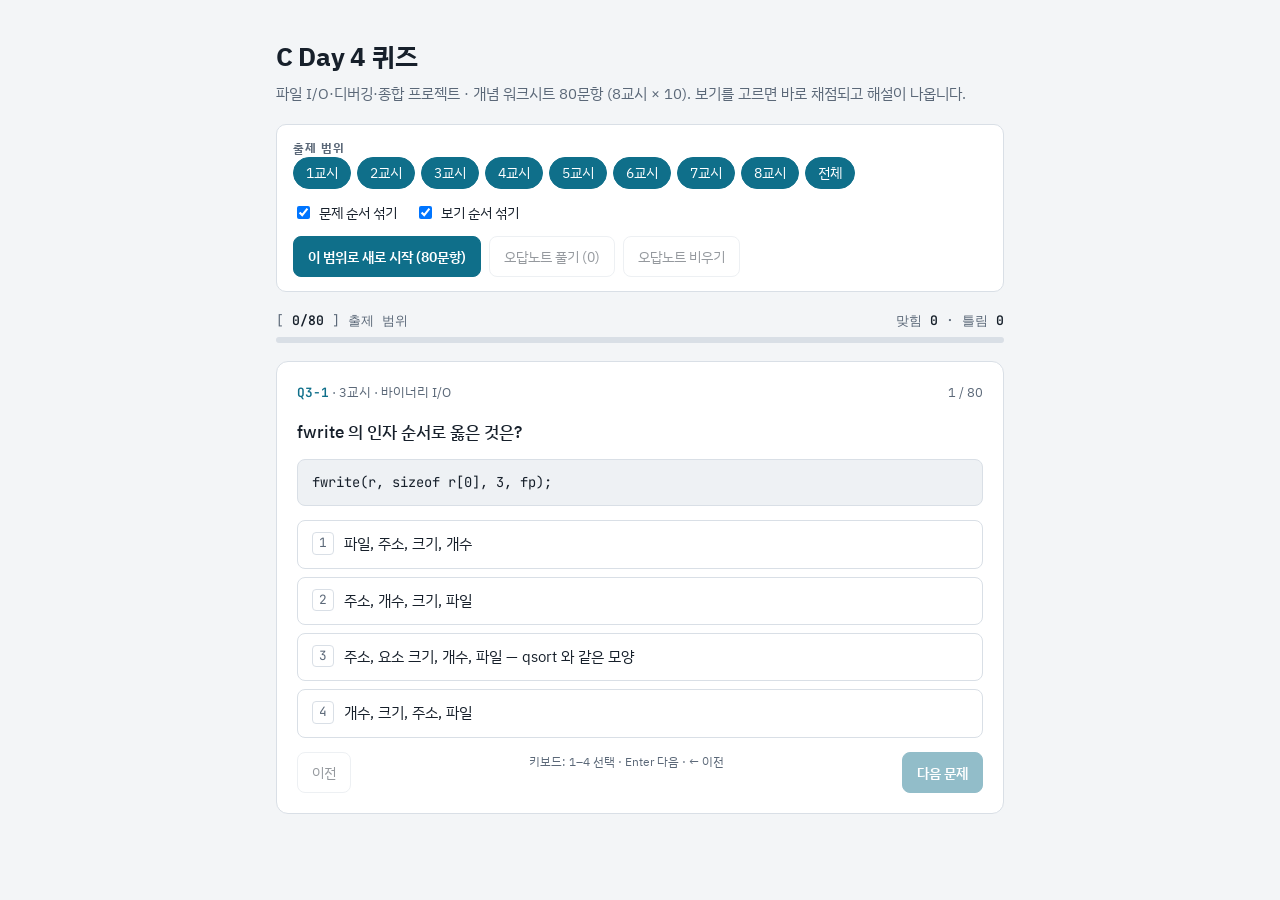
<file: C-day4/quiz.html>
<!DOCTYPE html>
<html lang="ko">
<head>
<meta charset="UTF-8">
<meta name="viewport" content="width=device-width, initial-scale=1.0">
<title>C Day 4 퀴즈</title>
<link rel="preconnect" href="https://fonts.googleapis.com">
<link rel="stylesheet" href="https://fonts.googleapis.com/css2?family=IBM+Plex+Sans+KR:wght@400;500;700&family=JetBrains+Mono:wght@400;600&display=swap">
<style>
/* Layout: one narrow study column — setup strip, a make-style progress line, one question card at a time */
:root{
  --bg:#f3f5f7; --surface:#ffffff; --fg:#17202b; --dim:#5b6878; --line:#d9dfe6;
  --accent:#0f6f8a; --accent-ink:#ffffff; --accent-soft:#e1f0f4;
  --ok:#1d7a3e; --ok-soft:#e3f3e8; --bad:#b4232f; --bad-soft:#fbe7e8; --warn:#9a5b00;
  --code-bg:#eef1f4;
  --f-body:"IBM Plex Sans KR","Apple SD Gothic Neo","Malgun Gothic",system-ui,sans-serif;
  --f-mono:"JetBrains Mono",ui-monospace,"SFMono-Regular",Consolas,monospace;
}
@media (prefers-color-scheme: dark){:root:not([data-theme="light"]){
  --bg:#0e141b; --surface:#151d27; --fg:#dde5ee; --dim:#8d9aab; --line:#263243;
  --accent:#4fb8d4; --accent-ink:#06222b; --accent-soft:#12303a;
  --ok:#58c98a; --ok-soft:#12301f; --bad:#f07a83; --bad-soft:#3a1519; --warn:#e8b04f;
  --code-bg:#0b1118; color-scheme:dark}}
:root[data-theme="dark"]{
  --bg:#0e141b; --surface:#151d27; --fg:#dde5ee; --dim:#8d9aab; --line:#263243;
  --accent:#4fb8d4; --accent-ink:#06222b; --accent-soft:#12303a;
  --ok:#58c98a; --ok-soft:#12301f; --bad:#f07a83; --bad-soft:#3a1519; --warn:#e8b04f;
  --code-bg:#0b1118; color-scheme:dark}
*{box-sizing:border-box}
body{background:var(--bg);color:var(--fg);font-family:var(--f-body);font-size:16px;line-height:1.6}
.wrap{max-width:760px;margin:0 auto;padding-inline:16px;padding-block:28px 64px;display:flex;flex-direction:column;gap:18px}
header h1{font-size:1.65rem;margin:0;text-wrap:balance;letter-spacing:-.01em}
header p{margin:4px 0 0;color:var(--dim);font-size:.92rem}
code,pre,.mono{font-family:var(--f-mono)}
code{background:var(--code-bg);padding:1px 5px;border-radius:4px;font-size:.88em}

.setup{display:flex;flex-direction:column;gap:12px;padding:14px 16px;border:1px solid var(--line);border-radius:10px;background:var(--surface)}
.label{font-size:.72rem;letter-spacing:.08em;text-transform:uppercase;color:var(--dim);font-weight:700}
.chips{display:flex;flex-wrap:wrap;gap:6px}
.chip{border:1px solid var(--line);background:transparent;color:var(--fg);border-radius:999px;padding:4px 12px;font:inherit;font-size:.86rem;cursor:pointer}
.chip[aria-pressed="true"]{background:var(--accent);border-color:var(--accent);color:var(--accent-ink)}
.row{display:flex;flex-wrap:wrap;gap:10px 18px;align-items:center}
.row label{display:flex;gap:6px;align-items:center;font-size:.9rem;cursor:pointer}
.btns{display:flex;flex-wrap:wrap;gap:8px}
.btn{font:inherit;font-size:.9rem;padding:8px 14px;border-radius:8px;border:1px solid var(--line);background:var(--surface);color:var(--fg);cursor:pointer}
.btn.primary{background:var(--accent);border-color:var(--accent);color:var(--accent-ink);font-weight:600}
.btn:disabled{opacity:.45;cursor:not-allowed}
:focus-visible{outline:2px solid var(--accent);outline-offset:2px}

.status{display:flex;flex-direction:column;gap:6px}
.statline{font-family:var(--f-mono);font-size:.82rem;color:var(--dim);display:flex;justify-content:space-between;gap:8px;flex-wrap:wrap;font-variant-numeric:tabular-nums}
.statline b{color:var(--fg);font-weight:600}
.bar{height:6px;border-radius:3px;background:var(--line);overflow:hidden;display:flex}
.bar i{display:block;height:100%}
.bar .g{background:var(--ok)} .bar .r{background:var(--bad)}

.card{background:var(--surface);border:1px solid var(--line);border-radius:12px;padding:20px;display:flex;flex-direction:column;gap:14px;min-width:0}
.qmeta{display:flex;justify-content:space-between;gap:8px;flex-wrap:wrap;font-size:.8rem;color:var(--dim)}
.qmeta .id{font-family:var(--f-mono);color:var(--accent);font-weight:600}
.prompt{font-size:1.06rem;font-weight:500;margin:0}
pre.qc{margin:0;background:var(--code-bg);border:1px solid var(--line);border-radius:8px;padding:12px 14px;overflow-x:auto;font-size:.86rem;line-height:1.55;white-space:pre}
.opts{display:flex;flex-direction:column;gap:8px}
.opt{display:flex;gap:10px;align-items:flex-start;text-align:left;font:inherit;font-size:.95rem;width:100%;padding:11px 14px;border:1px solid var(--line);border-radius:8px;background:transparent;color:var(--fg);cursor:pointer;min-width:0}
.opt .k{font-family:var(--f-mono);font-size:.8rem;color:var(--dim);border:1px solid var(--line);border-radius:4px;padding:0 6px;line-height:1.6;flex:none}
.opt span:last-child{min-width:0;overflow-wrap:anywhere}
.opt:hover:not(:disabled){border-color:var(--accent);background:var(--accent-soft)}
.opt:disabled{cursor:default}
.opt.ok{border-color:var(--ok);background:var(--ok-soft)}
.opt.ok .k{border-color:var(--ok);color:var(--ok)}
.opt.bad{border-color:var(--bad);background:var(--bad-soft)}
.opt.bad .k{border-color:var(--bad);color:var(--bad)}
.fb{border-left:3px solid var(--ok);background:var(--ok-soft);padding:10px 14px;border-radius:0 8px 8px 0;font-size:.92rem}
.fb.bad{border-color:var(--bad);background:var(--bad-soft)}
.fb .v{font-weight:700;margin-right:4px}
.fb .ok-t{color:var(--ok)} .fb .bad-t{color:var(--bad)}
.fb .src{display:block;margin-top:4px;font-size:.8rem;color:var(--dim)}
.nav{display:flex;justify-content:space-between;gap:8px;flex-wrap:wrap}
.hint{font-size:.78rem;color:var(--dim)}

.result h2{margin:0;font-size:1.3rem}
.log{font-family:var(--f-mono);font-size:.85rem;background:var(--code-bg);border:1px solid var(--line);border-radius:8px;padding:12px 14px;overflow-x:auto;white-space:pre;margin:0}
.log .w{color:var(--warn)} .log .e{color:var(--bad)} .log .o{color:var(--ok)}
.tbl{overflow-x:auto}
table{border-collapse:collapse;width:100%;font-size:.88rem;font-variant-numeric:tabular-nums}
th,td{border-bottom:1px solid var(--line);padding:7px 8px;text-align:left;vertical-align:top}
th{font-size:.72rem;letter-spacing:.06em;text-transform:uppercase;color:var(--dim)}
td.n{text-align:right;font-family:var(--f-mono)}
.wrong{display:flex;flex-direction:column;gap:10px}
.witem{border:1px solid var(--line);border-radius:8px;padding:12px 14px;font-size:.9rem;display:flex;flex-direction:column;gap:4px;min-width:0}
.witem .id{font-family:var(--f-mono);color:var(--accent);font-size:.8rem;font-weight:600}
.witem .my{color:var(--bad)} .witem .co{color:var(--ok);font-weight:600}
.witem .ex{color:var(--dim);font-size:.85rem}
.empty{color:var(--dim);font-size:.9rem}
@media (prefers-reduced-motion:no-preference){.opt,.chip,.btn{transition:background-color .12s,border-color .12s}}
</style>
</head>
<body>

<div class="wrap">
  <header>
    <h1>C Day 4 퀴즈</h1>
    <p>파일 I/O·디버깅·종합 프로젝트 · 개념 워크시트 80문항 (8교시 × 10). 보기를 고르면 바로 채점되고 해설이 나옵니다.</p>
  </header>

  <section class="setup" aria-label="출제 설정">
    <div>
      <div class="label">출제 범위</div>
      <div class="chips" id="chips"></div>
    </div>
    <div class="row">
      <label><input type="checkbox" id="shufQ" checked> 문제 순서 섞기</label>
      <label><input type="checkbox" id="shufO" checked> 보기 순서 섞기</label>
    </div>
    <div class="btns">
      <button class="btn primary" id="startBtn">이 범위로 새로 시작</button>
      <button class="btn" id="noteBtn">오답노트 풀기</button>
      <button class="btn" id="clearNoteBtn">오답노트 비우기</button>
    </div>
  </section>

  <section class="status" aria-live="polite">
    <div class="statline"><span id="statL"></span><span id="statR"></span></div>
    <div class="bar"><i class="g" id="barG"></i><i class="r" id="barR"></i></div>
  </section>

  <main id="stage"></main>
</div>

<script>
const Q=[{"t":"1교시 · 파일 열고 닫기","anim":"D4-1 파일 스트림 뷰어","qs":[{"p":"fopen 이 실패했을 때 반환값과 올바른 처리는?","c":"FILE *fp = fopen(\"temps.txt\", \"r\");\n____","o":["0 을 반환, 무시해도 된다","NULL 을 반환 — 사용 전에 검사하고 perror 로 원인 출력","예외를 던진다","-1 을 반환"],"a":1,"w":"검사 없이 fgets(…, fp) 하면 NULL 역참조로 세그폴트. Day 2 malloc 검사와 같은 규칙입니다.","an":"D4-1 · nope.txt"},{"p":"로그 파일을 실행할 때마다 이어 쓰려면 어떤 모드로 열어야 합니까?","c":"FILE *log = fopen(\"events.log\", ____);","o":["\"r\"","\"w\" — 새로 쓰기","\"a\" — 끝에 덧붙이기","\"r+\""],"a":2,"w":"\"w\" 는 기존 내용을 지우고 시작합니다. 오늘 가장 흔한 사고가 로그를 \"w\" 로 열어 이전 기록이 사라지는 것.","an":"1교시 예제 1-3"},{"p":"아래 코드에서 errno 를 먼저 변수에 복사한 이유는?","c":"if (!fp) {\n    int err = errno;\n    printf(\"...\");\n    perror(\"fopen\");\n}","o":["errno 가 지역 변수라서","errno 는 전역이라 그 뒤에 부른 함수(printf 등)가 덮어쓸 수 있기 때문","perror 가 errno 를 0 으로 만들어서","문법 규칙"],"a":1,"w":"실패 직후 읽어야 정확합니다. MCU 에서는 errno 대신 반환값 규약을 씁니다(6교시).","an":"1교시 예제 1-2"},{"p":"파일을 2000번 열고 닫지 않는 루프를 돌리면 어떻게 됩니까?","c":"for (int i = 0; i &lt; 2000; i++) {\n    FILE *fp = fopen(\"temps.txt\", \"r\");\n    // fclose 없음\n}","o":["문제 없음","약 1000번째에서 fopen 이 \"Too many open files\" 로 실패한다","메모리 부족으로 죽는다","컴파일 에러"],"a":1,"w":"프로세스가 동시에 열 수 있는 파일 수 한계(보통 1024)입니다. fopen/fclose 는 malloc/free 와 같은 짝 규칙.","an":"1교시 예제 1-4"},{"p":"stdin, stdout, stderr 의 정체는?","c":"","o":["정수 상수","미리 열려 있는 FILE * 세 개","문자열","매크로 함수"],"a":1,"w":"fgets(line, n, stdin) 의 stdin 자리에 fopen 결과를 넣으면 파일에서 읽습니다. 어제까지 배운 코드가 그대로 파일에 쓰입니다.","an":"1교시 예제 1-1"},{"p":"\"r\" 모드로 연 파일에 fprintf 하면 어떻게 됩니까?","c":"FILE *fp = fopen(\"temps.txt\", \"r\");\nfprintf(fp, \"hello\\n\");","o":["파일에 써진다","실패 — fprintf 가 음수를 반환하고 파일은 그대로","자동으로 \"w\" 로 바뀐다","세그폴트"],"a":1,"w":"읽기 전용 스트림에는 쓸 수 없습니다. 반환값을 검사하지 않으면 조용히 실패합니다.","an":"D4-1 · \"r\" 에 쓰기"},{"p":"main(int argc, char *argv[]) 에서 argv[1] 을 쓰기 전에 argc 를 검사하는 이유는?","c":"if (argc &lt; 2) { fprintf(stderr, \"usage: %s file\\n\", argv[0]); return 1; }\nFILE *fp = fopen(argv[1], \"r\");","o":["속도","인자 없이 실행하면 argv[1] 이 NULL 이라 fopen 에 넘기면 세그폴트","argc 는 항상 1 이라","C 문법 규칙"],"a":1,"w":"argv 는 Day 2 의 char * 배열이고 argv[argc] 는 NULL 입니다.","an":"1교시 빈칸 1-1"},{"p":"파일을 이미 fp 로 열어 둔 상태에서 같은 변수에 다시 fopen 을 대입하면?","c":"fp = fopen(\"a.txt\", \"r\");\nfp = fopen(\"b.txt\", \"r\");   // fclose 없이","o":["a.txt 가 자동으로 닫힌다","a.txt 는 열린 채 남고 그 핸들을 잃는다 — 파일 핸들 누수","b.txt 가 열리지 않는다","컴파일 에러"],"a":1,"w":"Day 2 malloc 을 free 없이 덮어쓰는 것과 같은 실수입니다. 먼저 fclose.","an":"D4-1 · 이미 열린 fp"},{"p":"프로그램이 종료 코드 1 로 끝나야 하는 상황은?","c":"","o":["정상 처리 완료","파일을 못 열었거나 인자가 잘못됐을 때 — 셸/Makefile 이 실패를 알 수 있게","항상 1 로 끝낸다","0 과 1 은 차이 없다"],"a":1,"w":"Day 1 의 $? 입니다. 스크립트에서 ./logger || echo 실패 처럼 분기할 수 있습니다.","an":"8교시 체크리스트"},{"p":"\"r+\" 와 \"w+\" 의 차이는?","c":"","o":["차이 없음","\"r+\" 는 기존 내용을 유지한 채 읽기·쓰기, \"w+\" 는 내용을 지우고 읽기·쓰기","\"w+\" 는 읽기 전용","\"r+\" 는 파일이 없으면 만든다"],"a":1,"w":"3교시 patch_temp 가 \"r+b\" 를 쓰는 이유입니다. \"w+b\" 로 열면 레코드가 전부 사라집니다.","an":"3교시 빈칸 3-1"}]},{"t":"2교시 · 텍스트 쓰기와 CSV","anim":"D4-2 텍스트 vs 바이너리","qs":[{"p":"printf(\"...\") 와 같은 뜻의 호출은?","c":"","o":["fprintf(stdin, \"...\")","fprintf(stdout, \"...\")","fprintf(stderr, \"...\")","fputs(\"...\", NULL)"],"a":1,"w":"printf 는 fprintf 의 첫 인자가 stdout 으로 고정된 것입니다. 파일 하나만 더 넘기면 파일에 씁니다.","an":"2교시 예제 2-1"},{"p":"오류 메시지를 stderr 로 보내는 이유는?","c":"./logger temps.txt &gt; out.txt","o":["stderr 가 더 빠르다","&gt; 로 stdout 을 파일에 담아도 stderr 는 화면에 남아 오류를 놓치지 않기 때문","stderr 는 버퍼링이 없어서만","C 규칙"],"a":1,"w":"2&gt;/dev/null 로 오류만 버리거나, 2&gt;err.log 로 따로 담을 수도 있습니다. 어제 LOG 매크로가 stderr 였던 이유.","an":"2교시 예제 2-1"},{"p":"fprintf 로 쓴 직후 다른 터미널에서 cat 했더니 파일이 비어 있었습니다. 원인은?","c":"fprintf(out, \"sensor started\\n\");\nsleep(10);    // 이 사이에 cat buf.txt → 비어 있음","o":["fprintf 버그","출력이 메모리 버퍼에 모여 있고 아직 디스크에 쓰이지 않았기 때문 — fflush 나 fclose 가 필요","파일 권한","sleep 이 파일을 잠근다"],"a":1,"w":"파일 스트림은 블록 단위(보통 4KB) 버퍼링입니다. 프로그램이 죽으면 버퍼 내용은 사라집니다.","an":"2교시 예제 2-2 · D4-1"},{"p":"로그를 줄마다 확실히 기록하는 방법은?","c":"","o":["printf 를 쓴다","fprintf 뒤에 fflush(fp), 또는 setvbuf 로 줄 단위 버퍼링","파일을 매번 새로 만든다","sleep 을 넣는다"],"a":1,"w":"성능은 조금 떨어지지만 전원이 나가도 마지막 줄까지 남습니다. 7교시 events.log 가 이 방식.","an":"2교시 예제 2-2"},{"p":"CSV 한 줄 \"1,25.3,IDLE\" 을 strtok 으로 자르기 전에 복사하는 이유는?","c":"char buf[64];\nsnprintf(buf, sizeof buf, \"%s\", line);\nchar *a = strtok(buf, \",\");","o":["속도","strtok 이 원본에 '\\0' 을 써서 망가뜨리기 때문 (Day 2)","line 이 const 라서 컴파일 에러","버퍼 크기 때문"],"a":1,"w":"원본 line 을 오류 메시지에 그대로 출력하려면 복사본을 잘라야 합니다.","an":"2교시 예제 2-3"},{"p":"CSV 의 장점이 아닌 것은?","c":"","o":["사람이 읽을 수 있다","Excel·Python 이 바로 연다","크기가 작고 파싱이 필요 없다","디버깅이 쉽다"],"a":2,"w":"25.3 이 4글자 + 구분자로 저장되고, 읽을 때 strtod 파싱이 필요합니다. 그것이 3교시 바이너리의 이유.","an":"D4-2"},{"p":"파싱 함수가 헤더 줄을 건너뛰는 방법으로 알맞은 것은?","c":"FILE *in = fopen(\"log.csv\", \"r\");\n____\nwhile (fgets(line, sizeof line, in)) { ... }","o":["fseek(in, 1, SEEK_SET)","fgets(line, sizeof line, in); — 첫 줄을 읽고 버린다","rewind(in)","헤더는 자동으로 건너뛴다"],"a":1,"w":"첫 줄이 \"seq,temp,state\" 이므로 한 번 읽어서 버립니다. 헤더 유무를 확인하려면 첫 글자가 숫자인지 검사.","an":"2교시 예제 2-3"},{"p":"strtod(b, &amp;end) 뒤에 end == b 를 검사하는 이유는?","c":"","o":["end 가 NULL 인지","숫자를 하나도 읽지 못한 실패를 감지하기 위해 (Day 2 strtol 과 같음)","문자열 끝 확인","속도"],"a":1,"w":"atof 는 실패해도 0 을 돌려줘 구분이 안 됩니다. 어제의 strtol 규칙이 실수에도 그대로.","an":"2교시 예제 2-3"},{"p":"파일에 문자열만(서식 없이) 쓸 때 적합한 함수는?","c":"____(\"2,17.0,HEAT\\n\", out);","o":["fprintf","fputs","fwrite 만 가능","puts"],"a":1,"w":"fputs(str, fp) 는 서식 해석이 없어 % 가 들어간 문자열도 안전합니다. puts 는 stdout 전용이고 개행을 붙입니다.","an":"2교시 예제 2-1"},{"p":"log_transition 을 매 호출마다 fopen(\"a\")·fclose 하는 방식의 장단점은?","c":"","o":["빠르고 안전","느리지만 매번 확실히 기록되고 핸들 누수 위험이 없다","파일이 매번 지워진다","스레드 안전"],"a":1,"w":"단순함이 장점. 자주 부르면 한 번 열어 두고 fflush 만 하는 7교시 방식이 낫습니다.","an":"2교시 빈칸 2-1"}]},{"t":"3교시 · 바이너리 I/O","anim":"D4-3 파일 커서","qs":[{"p":"fwrite 의 인자 순서로 옳은 것은?","c":"fwrite(r, sizeof r[0], 3, fp);","o":["파일, 주소, 크기, 개수","주소, 요소 크기, 개수, 파일 — qsort 와 같은 모양","주소, 개수, 크기, 파일","개수, 크기, 주소, 파일"],"a":1,"w":"Day 2 \"길이를 같이 넘겨라\" 의 완성형입니다. 반환값은 쓴 요소 개수.","an":"3교시 예제 3-1"},{"p":"Reading 3개를 fwrite 한 파일의 크기는? (sizeof(Reading) = 16)","c":"","o":["12 bytes","48 bytes","36 bytes","텍스트 길이에 따라 다름"],"a":1,"w":"구조체 통째로 쓰므로 패딩 포함 16 × 3. od 로 보면 첫 8바이트가 double 25.3 입니다.","an":"D4-3 · 48"},{"p":"파일 크기를 재는 관용구는?","c":"fseek(fp, 0, ____);\nlong size = ____(fp);","o":["SEEK_SET / ftell","SEEK_END / ftell","SEEK_CUR / fread","SEEK_END / rewind"],"a":1,"w":"끝으로 커서를 옮긴 뒤 위치를 물으면 크기입니다. 그 뒤 rewind 로 처음으로.","an":"3교시 예제 3-1"},{"p":"두 번째 레코드로 바로 점프하는 코드는?","c":"fseek(fp, ____, SEEK_SET);","o":["1","16","1 * sizeof(Reading) — 16","2 * sizeof(Reading)"],"a":2,"w":"레코드 번호 × 크기가 바이트 오프셋입니다. 인덱스는 0 부터이므로 두 번째는 1.","an":"D4-3 · rec1"},{"p":"fread 의 반환값을 검사해야 하는 이유는?","c":"if (fread(&amp;x, sizeof x, 1, fp) == 1) ...","o":["속도","EOF 나 오류면 요청한 개수보다 적게 돌아오고 x 는 쓰레기이기 때문","fread 는 항상 1 을 돌려줘서","문법"],"a":1,"w":"Day 2 scanf 반환값 검사와 같습니다. 애니메이션에서 EOF 에서 fread 하면 0.","an":"D4-3 · EOF"},{"p":"od 덤프의 첫 8바이트 cd cc cc cc cc 4c 39 40 은 무엇입니까?","c":"","o":["문자열 \"25.3\"","double 25.3 의 IEEE 754 리틀 엔디안 표현","int 25 와 int 3","쓰레기"],"a":1,"w":"Day 3 union 으로 본 것과 같은 비트 패턴입니다. 텍스트 \"25.3\" 은 32 35 2e 33 이었을 것.","an":"3교시 예제 3-1"},{"p":"구조체를 통째로 쓴 바이너리 파일이 다른 장치에서 안 읽히는 원인 둘은?","c":"","o":["파일 이름과 확장자","패딩(정렬)과 엔디안","권한과 크기","fopen 모드"],"a":1,"w":"같은 컴파일러·같은 CPU 에서만 안전합니다. 장치 간 교환은 Day 3 4교시처럼 필드별 바이트 직렬화.","an":"3교시 예제 3-2"},{"p":"Linux 에서 \"rb\" 의 b 는 무엇을 위한 것입니까?","c":"","o":["빠른 읽기","Windows 등에서 줄바꿈 변환을 막기 위해 — Linux 에선 차이 없지만 이식성 습관","바이트 단위 읽기 강제","읽기 전용 표시"],"a":1,"w":"Windows 는 텍스트 모드에서 \\n ↔ \\r\\n 을 바꿉니다. 바이너리에 그것이 일어나면 데이터가 깨집니다.","an":"3교시 예제 3-1"},{"p":"load_bin 이 realloc 루프 없이 한 번의 malloc 으로 끝나는 이유는?","c":"fseek(fp, 0, SEEK_END); long size = ftell(fp); rewind(fp);\nint n = size / sizeof(Reading);\nReading *a = malloc(n * sizeof *a);","o":["바이너리가 작아서","파일 크기를 먼저 잴 수 있어 레코드 수를 미리 알기 때문","realloc 은 바이너리에 못 쓴다","malloc 이 자동으로 늘어난다"],"a":1,"w":"텍스트는 줄 수를 모르니 Day 2 처럼 늘려 가야 했습니다. 크기 정보가 바이너리의 또 다른 장점.","an":"3교시 예제 3-3"},{"p":"fread 로 읽은 직후 같은 자리에 fwrite 하려면 그 사이에 무엇이 필요합니까?","c":"fread(&amp;r, sizeof r, 1, fp);\nr.t = 99.9;\n____\nfwrite(&amp;r, sizeof r, 1, fp);","o":["아무것도 필요 없음","fseek 으로 커서를 레코드 시작으로 되돌린다 (읽기 후 커서가 전진했고, 읽기·쓰기 전환에도 필요)","fclose 후 다시 fopen","fflush 만"],"a":1,"w":"커서가 다음 레코드에 가 있어 그대로 쓰면 엉뚱한 곳에 씁니다. C 표준은 읽기↔쓰기 전환 사이에 fseek/fflush 를 요구합니다.","an":"3교시 빈칸 3-1"}]},{"t":"4교시 · 링 버퍼","anim":"D4-4 링 버퍼","qs":[{"p":"센서가 초당 100번 보내고 로그는 1초에 한 번 쓸 때 링 버퍼를 쓰는 이유는?","c":"","o":["배열보다 빨라서","고정 배열을 원형으로 써서 할당(realloc)도 이동도 없기 때문 — MCU 에 맞다","링이 더 많이 저장해서","C 표준 자료구조라서"],"a":1,"w":"Day 2 realloc 은 MCU 에서 위험하고, 배열을 앞으로 당기는 것은 느립니다.","an":"4교시 예제 4-1"},{"p":"head 와 tail 의 역할은?","c":"typedef struct { double buf[RING_CAP]; int head, tail, count; } Ring;","o":["head 는 최댓값, tail 은 최솟값","head 는 다음에 쓸 자리, tail 은 다음에 읽을 자리","head 는 처음, tail 은 끝 인덱스(고정)","둘 다 같은 값"],"a":1,"w":"push 는 head 에 쓰고 head 를 전진, pop 은 tail 에서 읽고 tail 을 전진합니다.","an":"D4-4"},{"p":"인덱스가 끝을 넘어 0 으로 돌아가게 하는 연산은?","c":"r-&gt;head = (r-&gt;head + 1) ____ RING_CAP;","o":["+","%","&amp;","&lt;&lt;"],"a":1,"w":"나머지 연산이 원을 만듭니다. CAP 이 2 의 거듭제곱이면 &amp; (CAP-1) 로 대체 가능(더 빠름).","an":"4교시 예제 4-1"},{"p":"CAP=4 에 4개가 들어 있는 상태에서 push 하면(덮어쓰기 정책)?","c":"","o":["거부된다","tail 을 전진시켜 가장 오래된 값을 버리고 새 값을 head 에 쓴다","배열이 커진다","head 가 멈춘다"],"a":1,"w":"애니메이션 시나리오의 5번째 push(37)에서 tail 도 1 로 전진했습니다. count 는 4 유지.","an":"D4-4 · 가득"},{"p":"이동평균 ring_avg 가 tail 부터 count 개를 순회하는 코드는?","c":"for (int i = 0; i &lt; r-&gt;count; i++) s += r-&gt;buf[____];","o":["i","(r-&gt;tail + i) % RING_CAP","r-&gt;head + i","r-&gt;tail - i"],"a":1,"w":"tail 이 0 이 아닐 수 있고 끝을 넘어 감길 수 있으므로 % 가 필요합니다.","an":"4교시 예제 4-1"},{"p":"count 없이 head/tail 만으로 구현하면 생기는 문제는?","c":"","o":["없음","head == tail 이 \"비었음\"과 \"가득 참\" 둘 다여서 구분이 안 된다","속도가 느려진다","컴파일 에러"],"a":1,"w":"해법: count 필드, 한 칸 비워 두기, 또는 head/tail 을 감지 않고 접근 시에만 %.","an":"4교시 예제 4-2"},{"p":"인터럽트가 push 하고 메인 루프가 pop 하는 구조에서 주의할 점은?","c":"","o":["없음","count 를 두 쪽이 동시에 고치면 깨지므로 한 칸 비워 두기 방식을 쓰고 head/tail 을 volatile 로","링 버퍼를 쓸 수 없다","malloc 을 써야 한다"],"a":1,"w":"Day 3 volatile 이 실제로 쓰이는 자리입니다. 다음 주 ESP32 인터럽트에서 만납니다.","an":"4교시 예제 4-2"},{"p":"덮어쓰기와 거부, 어느 정책이 맞습니까?","c":"","o":["항상 덮어쓰기","항상 거부","용도가 정한다 — 센서 표시는 최신 우선(덮어쓰기), 이벤트 로그는 과거 보존(거부+경고)","랜덤"],"a":2,"w":"ring_push_nodrop 이 거부 버전입니다. 반환값으로 성공 여부를 알립니다.","an":"4교시 빈칸 4-1"},{"p":"Day 1 의 moving_avg(static 배열) 와 오늘 Ring 의 차이는?","c":"","o":["차이 없음","Ring 은 구조체라 여러 개 만들 수 있고(온도용·습도용), 단독 테스트할 수 있다","Ring 이 더 느리다","static 이 더 안전하다"],"a":1,"w":"static 은 함수 하나에 상태 하나. 구조체 + 포인터 인자가 C 의 \"객체\" 입니다.","an":"4교시 예제 4-1"},{"p":"시나리오 25 25 25 25 37 25 25 25 에서 37 이 들어온 직후 평균은?","c":"","o":["37","28.00","25","31"],"a":1,"w":"(25+25+25+37)/4 = 28. 튀는 값 하나가 평균을 완만하게 올립니다. 7교시에서 이 평균을 상태 머신에 넣습니다.","an":"D4-4 · 시나리오"}]},{"t":"5교시 · 디버깅","anim":"D4-5 gdb 스텝 시뮬레이터","qs":[{"p":"gdb 로 변수 이름·줄 번호를 보려면 필요한 컴파일 옵션 조합은?","c":"gcc ____ fsm_bug.c -o fsm_bug","o":["-O2","-g -O0","-Wall","-DDEBUG"],"a":1,"w":"-g 는 디버그 정보, -O0 은 최적화를 꺼서 코드 순서가 소스와 같게. -O2 면 next 가 여러 줄을 건너뜁니다.","an":"5교시 예제 5-1"},{"p":"Day 3 예제 7-3 의 버그(TABLE 순서 어긋남)를 gdb 로 잡는 결정적 명령은?","c":"Breakpoint 1, fsm_step (cur=ST_HEAT, t=19)\n(gdb) ____","o":["bt","print TABLE[cur] — HEAT 인데 on_cool 이 나온다","next","run"],"a":1,"w":"컴파일 경고도 없고 죽지도 않는 버그는 \"이 상태에서 무엇이 불리는가\"를 실행 중에 보는 수밖에 없습니다.","an":"D4-5 · print TABLE[cur]"},{"p":"next 와 step 의 차이는?","c":"","o":["같다","next 는 함수 호출을 한 줄로 건너뛰고, step 은 함수 안으로 들어간다","step 이 더 빠르다","next 는 중단점을 지운다"],"a":1,"w":"on_heat 의 내부를 보려면 step, 결과만 보려면 next.","an":"5교시 예제 5-1"},{"p":"세그폴트가 났을 때 가장 먼저 칠 gdb 명령은?","c":"","o":["run","bt — 어느 함수의 몇 번째 줄에서 죽었는지","print","continue"],"a":1,"w":"gdb -batch -ex run -ex bt ./app 한 줄로 스크립트화할 수 있습니다. Makefile debug 타깃.","an":"5교시 예제 5-2"},{"p":"\"누가 이 변수를 바꿨지?\" 를 찾는 gdb 명령은?","c":"","o":["print","watch 변수 — 값이 바뀌는 순간 멈춘다","break","info"],"a":1,"w":"배열 밖 쓰기로 엉뚱한 변수가 바뀌는 Day 2 오버플로를 찾을 때 유용합니다.","an":"5교시 명령표"},{"p":"assert(n &gt; 0) 이 실패하면?","c":"double median(const int *a, int n) {\n    assert(n &gt; 0 &amp;&amp; \"median of empty array\");\n    ...","o":["경고만 출력","파일:줄:함수와 조건을 출력하고 즉시 중단(abort)","0 을 반환","컴파일 에러"],"a":1,"w":"전제 조건을 코드로 적어 두는 계약입니다. 위반 순간 잡히므로 원인이 가깝습니다.","an":"5교시 예제 5-3"},{"p":"-DNDEBUG 로 컴파일하면 assert 는?","c":"","o":["더 엄격해진다","사라진다 — 그래서 부수효과 있는 식을 넣으면 안 된다","경고로 바뀐다","변화 없음"],"a":1,"w":"assert(fp = fopen(...)) 은 릴리스에서 fopen 자체가 사라집니다. Day 3 조건부 컴파일의 실제 예.","an":"5교시 예제 5-3"},{"p":"assert 안에 부수효과가 있는 식을 넣으면 안 되는 이유는?","c":"assert(ring_pop(&amp;r, &amp;v));   // 나쁜 예","o":["느려서","NDEBUG 빌드에서 그 식이 통째로 사라져 동작이 달라지기 때문","assert 는 bool 만 받아서","문법 에러"],"a":1,"w":"결과를 변수에 받고 그 변수를 assert 하세요: bool ok = ring_pop(...); assert(ok);","an":"5교시 예제 5-3"},{"p":"AddressSanitizer(-fsanitize=address) 가 잡는 것이 아닌 것은?","c":"","o":["배열 밖 접근","해제 후 사용","논리 버그(테이블 순서 어긋남)","힙 오버플로"],"a":2,"w":"ASan 은 메모리 오류 전문입니다. 조용한 논리 버그는 gdb 나 테스트로 잡아야 합니다.","an":"5교시 예제 5-4"},{"p":"ASan 과 valgrind 의 관계는?","c":"","o":["같은 도구","ASan 은 컴파일 시 계측을 넣어 빠르고(2~3배), valgrind 는 재컴파일 없이 되지만 느리다(20배)","valgrind 가 항상 낫다","ASan 은 Windows 전용"],"a":1,"w":"개발 중엔 ASan 을 켜 두고, 릴리스에서 뺍니다. make asan 타깃이 그것.","an":"5교시 예제 5-4"}]},{"t":"6교시 · 코드 품질","anim":"D4-6 모듈 의존 그래프","qs":[{"p":"헤더 파일(.h)에 넣어야 하는 것은?","c":"","o":["모든 함수 본문","다른 모듈이 알아야 할 것만 — 구조체, 함수 원형, 매크로","static 함수","main"],"a":1,"w":"구현 세부는 .c 의 static 으로 숨깁니다. Day 1 선언 vs 정의의 확장.","an":"6교시 예제 6-1"},{"p":"ring.c 가 frame.h 를 include 하면 안 되는 이유는?","c":"","o":["컴파일 에러라서","의존이 양방향이 되어 frame 을 바꿀 때 ring 도 재컴파일되고, ring 을 단독 테스트하거나 다른 프로젝트로 가져갈 수 없기 때문","ring 이 느려져서","헤더 가드 충돌"],"a":1,"w":"모듈은 아래로만 의존합니다. 애니메이션 D4-6 의 \"나쁜 예\" 토글.","an":"D4-6 · 나쁜 예"},{"p":"main.c 의 역할로 옳은 것은?","c":"","o":["모든 로직을 담는다","모듈 함수를 부르는 순서만 — 조립","링 버퍼를 구현한다","헤더를 만든다"],"a":1,"w":"main 에 로직이 없으면 모듈만 바꿔 끼워 재사용할 수 있고, 테스트도 모듈 단위로 됩니다.","an":"6교시 예제 6-1"},{"p":"에러 규약 A(성공 1/실패 0), B(0/음수 코드), C(포인터/NULL) 중 프로젝트에서 지켜야 할 원칙은?","c":"","o":["A 가 항상 최고","한 프로젝트 안에서 섞지 않는다","B 는 쓰면 안 된다","함수마다 다르게"],"a":1,"w":"섞이면 호출자가 매번 헤더를 봐야 합니다. ESP32 SDK 는 B(esp_err_t) 로 통일되어 있습니다.","an":"6교시 예제 6-2"},{"p":"main 없이 ring 모듈만 시험하는 파일의 이름과 역할은?","c":"test_ring: test_ring.o ring.o","o":["main.c 복사본","test_ring.c — 단위 테스트. assert 로 push/pop/count 규칙 검증","ring.h","Makefile"],"a":1,"w":"make test 가 통과하지 않으면 main 을 건드리지 않는 것이 규칙.","an":"6교시 예제 6-3"},{"p":"Makefile 에서 $@, $^, $&lt; 는 각각?","c":"logger: $(OBJS)\n\t$(CC) $(CFLAGS) -o $@ $^","o":["타깃, 의존 전체, 첫 의존","첫 의존, 타깃, 의존 전체","의존 전체, 타깃, 첫 의존","모두 같다"],"a":0,"w":"자동 변수입니다. 규칙마다 파일 이름을 반복해 적지 않아도 됩니다.","an":"6교시 예제 6-3"},{"p":"%.o: %.c 규칙의 뜻은?","c":"%.o: %.c\n\t$(CC) $(CFLAGS) -c $&lt;","o":["특정 파일 하나","패턴 규칙 — 모든 .c 를 같은 명령으로 .o 로 만든다","오류","주석"],"a":1,"w":"Day 1 의 규칙 세 개를 한 줄로 대신합니다. 헤더 의존성은 main.o: frame.h … 처럼 따로 적습니다.","an":"6교시 예제 6-3"},{"p":"asan: CFLAGS += -fsanitize=address 의 뜻은?","c":"asan: CFLAGS += -fsanitize=address\nasan: clean logger","o":["전역 CFLAGS 변경","asan 타깃을 만들 때만 CFLAGS 에 옵션을 추가(타깃별 변수)하고 clean 후 다시 빌드","컴파일 에러","asan 이라는 파일 생성"],"a":1,"w":"make asan 이면 ASan 빌드, make 면 일반 빌드. 소스는 그대로.","an":"6교시 예제 6-3"},{"p":".PHONY: test asan debug clean 의 역할은?","c":"","o":["속도","test 라는 실제 파일이 있어도 규칙을 항상 실행하게 한다 (파일이 아닌 명령 타깃 표시)","타깃을 숨긴다","필수 문법"],"a":1,"w":"clean 이라는 파일이 우연히 있으면 make clean 이 \"up to date\" 로 아무것도 안 합니다.","an":"6교시 예제 6-3"},{"p":"log_close 에서 fp = NULL 을 하는 이유는?","c":"void log_close(Logger *lg) {\n    if (lg-&gt;fp) { fclose(lg-&gt;fp); lg-&gt;fp = NULL; }\n}","o":["메모리 해제","두 번 닫거나 닫은 뒤 쓰는 실수를 막기 위해 — Day 2 free 후 NULL 과 같은 습관","fclose 가 요구","속도"],"a":1,"w":"닫힌 FILE * 를 다시 fclose 하면 정의되지 않은 동작입니다.","an":"6교시 빈칸 6-1"}]},{"t":"7교시 · 종합 프로젝트 설계","anim":"D4-7 수집기 파이프라인","qs":[{"p":"상태 머신에 원값 대신 이동평균을 넣는 이유는?","c":"ring_push(&amp;ring, r.t);\nState next = fsm_step(st, ring_avg(&amp;ring));","o":["속도","튀는 값 하나(37.2 한 번)에 반응하지 않게 — 오경보 방지","상태 머신은 평균만 받아서","메모리 절약"],"a":1,"w":"같은 입력에서 Day 3 컨트롤러는 ALERT 2 번, 오늘은 0 번입니다. 대신 진짜 위험에 늦게 반응하는 대가.","an":"D4-7 · 링 버퍼"},{"p":"events.log 와 readings.csv 를 여는 모드가 다른 이유는?","c":"","o":["형식이 달라서","events.log 는 실행 간 이력을 이어 가야 하니 \"a\", readings.csv 는 이번 실행 결과만이니 \"w\"","둘 다 \"w\" 가 맞다","둘 다 \"a\" 가 맞다"],"a":1,"w":"두 번 실행하면 events.log 는 두 배, readings.csv 는 그대로. 제출 체크리스트 항목.","an":"7교시 요구표"},{"p":"BAD 프레임을 만났을 때의 처리는?","c":"if (!parse_frame(line, &amp;r)) {\n    fprintf(stderr, \"BAD line %d: %s\\n\", lineno, line);\n    bad++; ____\n}","o":["return 1","continue — 세고 다음 줄로","break","exit"],"a":1,"w":"Day 2 분석기와 같습니다. stderr 로 보내 2&gt;/dev/null 로 걸러낼 수 있게.","an":"7교시 뼈대"},{"p":"readings.bin 을 마지막에 한 번 fwrite 하기 위해 필요한 것은?","c":"","o":["링 버퍼","모든 Reading 을 힙 배열(realloc)에 누적해 두는 것 — Day 2","파일을 매 줄 열기","CSV"],"a":1,"w":"링 버퍼는 최근 4개만 갖습니다. 전체를 저장하려면 별도 누적이 필요합니다.","an":"8교시 정답 8-A"},{"p":"전이 로그 한 줄 \"7,29.75,IDLE,COOL\" 의 필드는?","c":"","o":["seq, 원 온도, from, to","seq, 이동평균, from, to","lineno, 온도, 상태, 핀","시간, 온도, 습도, 거리"],"a":1,"w":"상태 머신이 본 값(평균)을 남겨야 왜 전이했는지 나중에 검증할 수 있습니다.","an":"7교시 뼈대"},{"p":"log_open 을 \"a\" 전용에서 모드 인자를 받게 바꾸는 이유는?","c":"int log_open(Logger *lg, const char *path, const char *mode);","o":["속도","같은 Logger 모듈을 readings.csv(\"w\") 와 events.log(\"a\") 양쪽에 쓰기 위해","C 규칙","헤더 때문"],"a":1,"w":"모듈을 특정 용도에 묶지 않는 것이 재사용의 기본입니다. 헤더에 \"w\" 이면 헤더 줄 씀 규칙도 적습니다.","an":"8교시 정답 8-A"},{"p":"파일을 못 열었을 때 이미 연 파일을 닫고 나가야 하는 이유는?","c":"FILE *ev = fopen(\"events.log\", \"a\");\nif (!ev) { perror(\"events.log\"); log_close(&amp;csv); fclose(in); return 1; }","o":["필요 없음 — OS 가 닫아 준다","조기 종료 경로에서도 핸들·메모리를 정리하는 습관 — Day 2 valgrind 누수의 대부분이 여기서","속도","문법"],"a":1,"w":"PC 에서는 OS 가 회수하지만, 함수 안에서 return 하면 누수입니다. 습관을 만드는 자리.","an":"7교시 뼈대"},{"p":"RING_CAP 을 2 로 줄이면 어떻게 될까요?","c":"","o":["변화 없음","평균이 원값에 가까워져 HEAT·ALERT 전이가 다시 생긴다 (필터가 약해짐)","컴파일 에러","평균이 더 완만해진다"],"a":1,"w":"8교시 리뷰 실험입니다. 필터 길이 = 반응 속도와 오경보의 트레이드오프.","an":"7교시 결과 설명"},{"p":"fsm_step 이 GPIO 를 조작하는데 main.c 에 GPIO_OUT 정의가 있는 이유는?","c":"","o":["main 이 핀을 직접 제어해서","gpio.h 가 extern 선언만 하고 정의는 한 곳에 있어야 링크되기 때문 (Day 1·3)","fsm.c 에 두면 에러","필요 없다"],"a":1,"w":"다음 주엔 이 정의가 사라지고 gpio.h 의 한 줄이 실제 주소가 됩니다.","an":"7교시 뼈대"},{"p":"\"./logger\" 를 인자 없이 실행했을 때 올바른 동작은?","c":"","o":["temps.txt 를 기본으로 연다","usage 를 stderr 에 출력하고 종료 코드 1","세그폴트","빈 결과 출력"],"a":1,"w":"argc 검사 + 종료 코드. 제출 체크리스트의 첫 항목입니다.","an":"8교시 체크리스트"}]},{"t":"8교시 · 4일 정리","anim":"D4-8 4일 지도","qs":[{"p":"gcc 한 줄 뒤의 네 단계와 \"undefined reference\" 가 나는 단계는?","c":"","o":["전처리→컴파일→어셈블→링크, 컴파일","전처리→컴파일→어셈블→링크, 링크","컴파일→링크→실행, 실행","전처리→링크, 전처리"],"a":1,"w":"Day 1. 선언은 있는데 정의를 못 찾은 것. 오늘 main.c 에 GPIO_OUT 정의가 있는 이유와 연결.","an":"Day 1 · D4-8"},{"p":"배열을 함수에 넘길 때 길이를 같이 넘기는 이유와, 그 원리가 오늘 어디에 쓰였습니까?","c":"","o":["문법 규칙 — 쓰인 곳 없음","감쇠로 길이가 사라지기 때문 — fwrite(p, size, n, fp) 의 인자 형태가 그것","속도 — fseek","C 표준 — assert"],"a":1,"w":"Day 2 → Day 3 qsort → Day 4 fwrite/fread. 같은 모양이 세 번 나왔습니다.","an":"D4-8 · 배열 감쇠"},{"p":"구조체를 파일에 통째로 쓸 때 Day 3 의 어떤 개념이 문제가 됩니까?","c":"","o":["함수 포인터","패딩·정렬과 엔디안 — 다른 장치에서 안 읽힘","매크로","상태 머신"],"a":1,"w":"D4-8 지도에서 \"구조체·패딩 → 텍스트 vs 바이너리\" 화살표.","an":"D4-8 · 구조체·패딩"},{"p":"Day 1 의 static 지역 변수와 Day 4 의 링 버퍼 구조체의 관계는?","c":"","o":["무관","static 배열이 함수 하나에 묶인 상태였다면, 구조체 + 포인터 인자는 여러 개 만들고 테스트할 수 있는 같은 아이디어의 확장","static 이 더 낫다","링 버퍼는 malloc 필수"],"a":1,"w":"D4-8 지도 \"값 전달·static → 링 버퍼\".","an":"D4-8 · 링 버퍼"},{"p":"다음 주 ESP32 에서 오늘 코드 중 바뀌는 것은?","c":"","o":["전부 다시 짠다","gpio.h 의 GPIO_OUT 한 줄이 실제 주소로, main 이 setup/loop 로 — 나머지 모듈은 그대로","링 버퍼만","상태 머신만"],"a":1,"w":"하드웨어 의존을 한 줄에 가둔 것이 4일 내내 강조한 구조입니다.","an":"8교시 여섯 문장 6"},{"p":"임베디드로 가져갈 것으로 4일 자료가 꼽은 것이 아닌 것은?","c":"","o":["고정폭 타입과 바이트 조립","volatile 레지스터와 콜백","링 버퍼와 반환값 에러 규약","realloc 으로 동적 확장"],"a":3,"w":"realloc 은 MCU 에서 위험합니다(단편화·실패). 고정 메모리(링 버퍼)가 답.","an":"8교시 여섯 문장 5"},{"p":"Day 2 valgrind 와 Day 4 ASan 의 공통 목적은?","c":"","o":["속도 측정","메모리 오류(배열 밖·해제 후 사용·누수)를 실행 시점에 잡아 줄 번호를 알려주는 것","컴파일 경고","코드 정리"],"a":1,"w":"컴파일러가 못 잡는 것을 실행 시점 도구가 잡습니다. 논리 버그는 gdb·테스트.","an":"D4-8 · gdb·assert·ASan"},{"p":"9/14 파트 평가의 실습 부분은 어떤 형태라고 예고되었습니까?","c":"","o":["새 언어","오늘 종합 프로젝트의 변형","Python 재시험","필답만"],"a":1,"w":"4일치 워크시트와 복습 퀴즈 4종을 먼저 다시 푸는 것이 준비 순서.","an":"8교시 정리"},{"p":"4일 동안 -Wall -Wextra 를 항상 켜라고 한 이유를 가장 잘 설명한 것은?","c":"","o":["형식","=/==, signed 비교, 미사용 변수, fall-through, 감쇠 sizeof 등 실제 버그 대부분이 경고로 먼저 나타나기 때문","컴파일이 빨라져서","C 표준 요구"],"a":1,"w":"경고 0 개가 매일 제출 조건이었던 이유입니다.","an":"Day 1 · 8교시"},{"p":"\"함수 이름은 주소\" 라는 Day 3 문장이 오늘 어디에 쓰였습니까?","c":"","o":["fopen","상태 머신 테이블 TABLE[st](avg) — 그리고 gdb print TABLE[cur] 로 그 주소를 확인","링 버퍼","CSV"],"a":1,"w":"D4-8 \"함수 포인터 → 상태 머신 → gdb·assert·ASan\" 경로.","an":"D4-8 · 함수 포인터"}]}];
const MARK=['1','2','3','4'];
const NOTE_KEY='c-day4-quiz-wrong';
const $=s=>document.querySelector(s);

function loadNote(){try{return new Set(JSON.parse(localStorage.getItem(NOTE_KEY)||'[]'))}catch(e){return new Set()}}
function saveNote(){try{localStorage.setItem(NOTE_KEY,JSON.stringify([...note]))}catch(e){}}
let note=loadNote();

const sel=new Set(Q.map((_,i)=>i));
let deck=[],idx=0,mode='range';

function shuffle(a){for(let i=a.length-1;i>0;i--){const j=Math.floor(Math.random()*(i+1));[a[i],a[j]]=[a[j],a[i]]}return a}
function qid(s,k){return `Q${s+1}-${k+1}`}

function build(items){
  const so=$('#shufO').checked;
  deck=items.map(([s,k])=>({s,k,order:so?shuffle([0,1,2,3]):[0,1,2,3],pick:null}));
  if($('#shufQ').checked) shuffle(deck);
  idx=0;
}
function startRange(){
  mode='range';
  const items=[];[...sel].sort((a,b)=>a-b).forEach(s=>Q[s].qs.forEach((_,k)=>items.push([s,k])));
  build(items);render();
}
function startNote(){
  const items=[...note].map(x=>x.split('-').map(Number)).filter(([s,k])=>Q[s]&&Q[s].qs[k]);
  if(!items.length)return;
  mode='note';build(items);render();
}
function startItems(items,m){mode=m;build(items);render()}

function renderChips(){
  $('#chips').innerHTML=Q.map((s,i)=>`<button class="chip" aria-pressed="${sel.has(i)}" data-i="${i}" title="${s.t}">${i+1}교시</button>`).join('')+
    `<button class="chip" id="allChip" aria-pressed="${sel.size===Q.length}">전체</button>`;
  $('#chips').querySelectorAll('[data-i]').forEach(b=>b.onclick=()=>{const i=+b.dataset.i;sel.has(i)?sel.delete(i):sel.add(i);renderChips()});
  $('#allChip').onclick=()=>{if(sel.size===Q.length)sel.clear();else Q.forEach((_,i)=>sel.add(i));renderChips()};
  $('#startBtn').disabled=sel.size===0;
  $('#startBtn').textContent=sel.size?`이 범위로 새로 시작 (${sel.size*10}문항)`:'교시를 하나 이상 고르세요';
}
function renderNoteBtn(){
  $('#noteBtn').textContent=`오답노트 풀기 (${note.size})`;
  $('#noteBtn').disabled=note.size===0;$('#clearNoteBtn').disabled=note.size===0;
}

function counts(){let ok=0,bad=0;deck.forEach(d=>{if(d.pick===null)return;Q[d.s].qs[d.k].a===d.pick?ok++:bad++});return{ok,bad,done:ok+bad}}
function renderStatus(){
  const {ok,bad,done}=counts(),n=deck.length;
  $('#statL').innerHTML=`[ <b>${String(done).padStart(String(n).length,' ')}/${n}</b> ] ${mode==='note'?'오답노트':mode==='retry'?'틀린 문제 다시':'출제 범위'}`;
  $('#statR').innerHTML=`맞힘 <b>${ok}</b> · 틀림 <b>${bad}</b>${done?` · 정답률 <b>${Math.round(ok/done*100)}%</b>`:''}`;
  $('#barG').style.width=n?ok/n*100+'%':'0';$('#barR').style.width=n?bad/n*100+'%':'0';
}

function render(){
  renderNoteBtn();renderStatus();
  if(idx>=deck.length){renderResult();return}
  const d=deck[idx],sec=Q[d.s],q=sec.qs[d.k],done=d.pick!==null;
  const opts=d.order.map((oi,pos)=>{
    let cls='';if(done){if(oi===q.a)cls='ok';else if(oi===d.pick)cls='bad'}
    return `<button class="opt ${cls}" data-o="${oi}" ${done?'disabled':''}><span class="k">${MARK[pos]}</span><span>${q.o[oi]}</span></button>`}).join('');
  const right=done&&d.pick===q.a;
  $('#stage').innerHTML=`<article class="card">
    <div class="qmeta"><span><span class="id">${qid(d.s,d.k)}</span> · ${sec.t}</span><span>${idx+1} / ${deck.length}</span></div>
    <p class="prompt">${q.p}</p>
    ${q.c?`<pre class="qc">${q.c}</pre>`:''}
    <div class="opts">${opts}</div>
    ${done?`<div class="fb ${right?'':'bad'}"><span class="v ${right?'ok-t':'bad-t'}">${right?'정답입니다.':'오답입니다.'}</span>${q.w}<span class="src">강의 확인: ${q.an} · 🎬 ${sec.anim}</span></div>`:''}
    <div class="nav">
      <button class="btn" id="prevBtn" ${idx===0?'disabled':''}>이전</button>
      <span class="hint">키보드: 1–4 선택 · Enter 다음 · ← 이전</span>
      <button class="btn primary" id="nextBtn" ${done?'':'disabled'}>${idx===deck.length-1?'결과 보기':'다음 문제'}</button>
    </div></article>`;
  $('#stage').querySelectorAll('.opt').forEach(b=>b.onclick=()=>choose(+b.dataset.o));
  $('#prevBtn').onclick=prev;$('#nextBtn').onclick=next;
}
function choose(oi){
  const d=deck[idx];if(d.pick!==null)return;d.pick=oi;
  const id=`${d.s}-${d.k}`;
  if(oi===Q[d.s].qs[d.k].a)note.delete(id);else note.add(id);
  saveNote();render();
}
function next(){if(deck[idx]&&deck[idx].pick!==null){idx++;render();window.scrollTo({top:0})}}
function prev(){if(idx>0){idx--;render()}}

function strip(h){const e=document.createElement('div');e.innerHTML=h;return e.textContent}
function renderResult(){
  const {ok,bad}=counts(),n=deck.length,skip=n-ok-bad;
  const per={};deck.forEach(d=>{const p=per[d.s]||(per[d.s]={n:0,ok:0});p.n++;if(d.pick===Q[d.s].qs[d.k].a)p.ok++});
  const wrong=deck.filter(d=>d.pick!==Q[d.s].qs[d.k].a).sort((a,b)=>a.s-b.s||a.k-b.k);
  const log=`$ make quiz\n`+Object.keys(per).map(Number).sort((a,b)=>a-b).map(s=>{const p=per[s],miss=p.n-p.ok;
    return `${Q[s].t.split(' · ')[0]}.c: ${miss?`<span class="w">${miss} warning${miss>1?'s':''}</span>`:'<span class="o">ok</span>'} (${p.ok}/${p.n})`}).join('\n')+
    `\n${bad+skip?`<span class="e">quiz: ${bad+skip}개 틀림</span> · `:'<span class="o">경고 0개 — 제출 조건 통과</span> · '}${ok}/${n} 맞힘 (${Math.round(ok/n*100)}%)`;
  $('#stage').innerHTML=`<article class="card result">
    <h2>결과 ${ok} / ${n}</h2>
    <pre class="log">${log}</pre>
    <div class="btns">
      ${wrong.length?`<button class="btn primary" id="retryBtn">틀린 ${wrong.length}문제 다시 풀기</button>`:''}
      <button class="btn" id="againBtn">같은 범위 처음부터</button>
    </div>
    <div class="label">틀린 문제 정리</div>
    <div class="wrong">${wrong.length?wrong.map(d=>{const q=Q[d.s].qs[d.k];
      return `<div class="witem"><span class="id">${qid(d.s,d.k)}</span><div>${q.p}</div>
        <div class="my">내 답: ${d.pick===null?'미응답':q.o[d.pick]}</div>
        <div class="co">정답: ${q.o[q.a]}</div><div class="ex">${q.w}</div></div>`}).join(''):'<p class="empty">틀린 문제가 없습니다.</p>'}</div>
  </article>`;
  const r=$('#retryBtn');if(r)r.onclick=()=>startItems(wrong.map(d=>[d.s,d.k]),'retry');
  $('#againBtn').onclick=()=>startItems(deck.map(d=>[d.s,d.k]),mode);
}

document.addEventListener('keydown',e=>{
  if(e.target.matches('input,textarea'))return;
  if(idx>=deck.length)return;
  if(/^[1-4]$/.test(e.key)){const b=$('#stage').querySelectorAll('.opt')[+e.key-1];if(b&&!b.disabled)b.click()}
  else if(e.key==='Enter'){if(document.activeElement&&document.activeElement.tagName==='BUTTON')return;next()}
  else if(e.key==='ArrowLeft')prev();
});
$('#startBtn').onclick=startRange;$('#noteBtn').onclick=startNote;
$('#clearNoteBtn').onclick=()=>{note.clear();saveNote();renderNoteBtn()};

renderChips();startRange();
</script>

</body>
</html>
</file>
